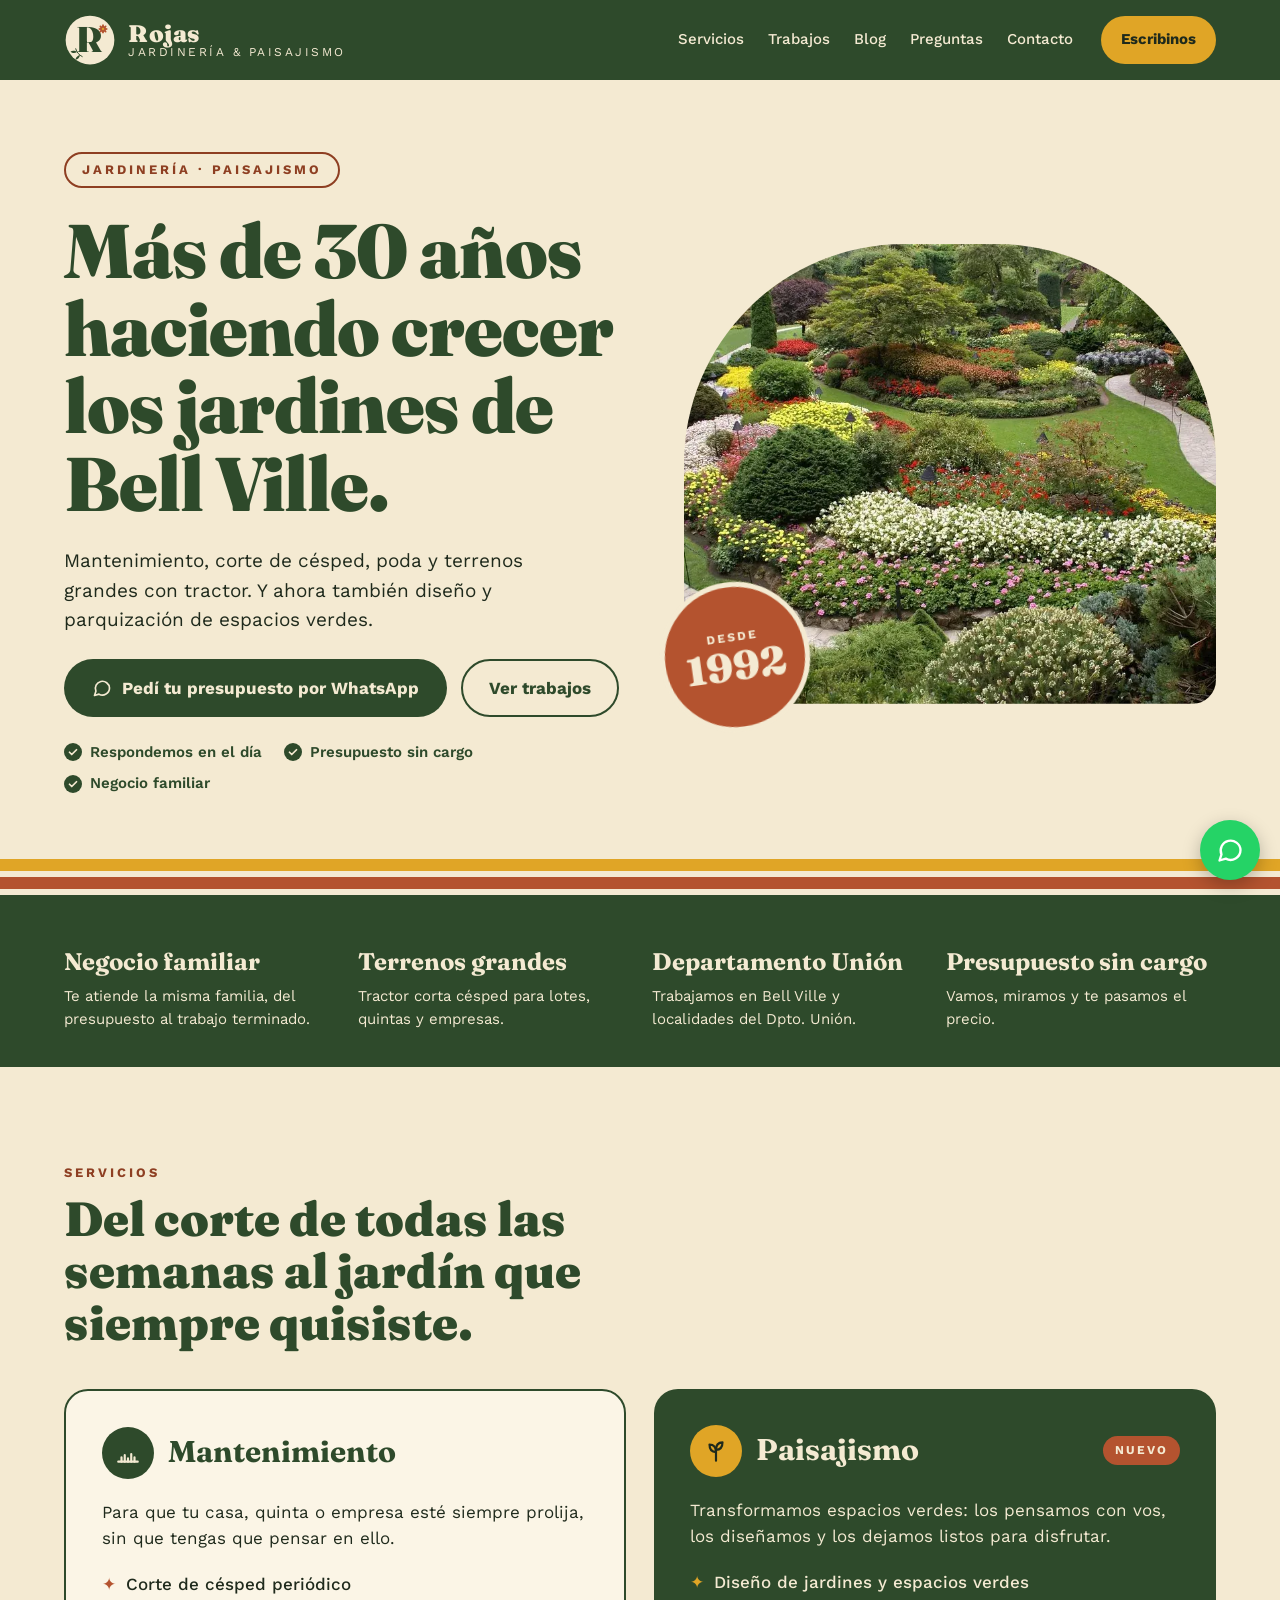
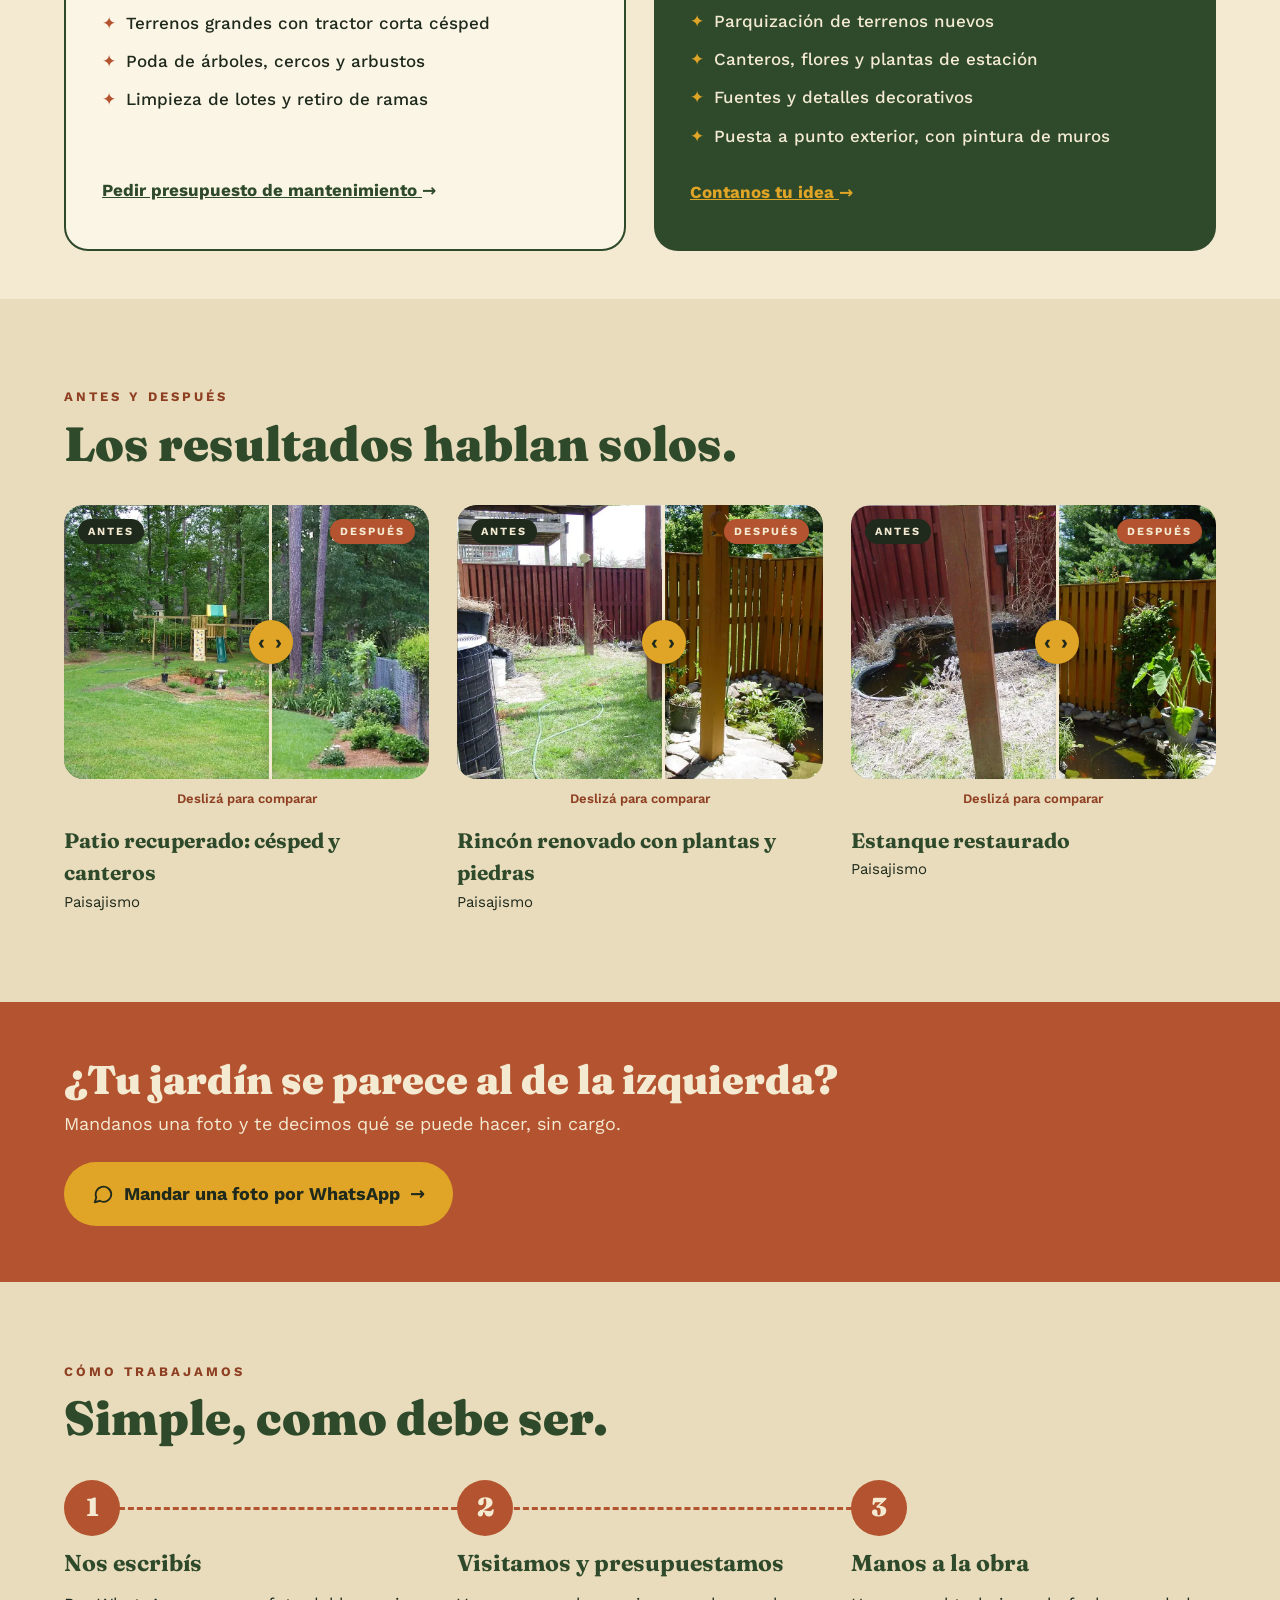
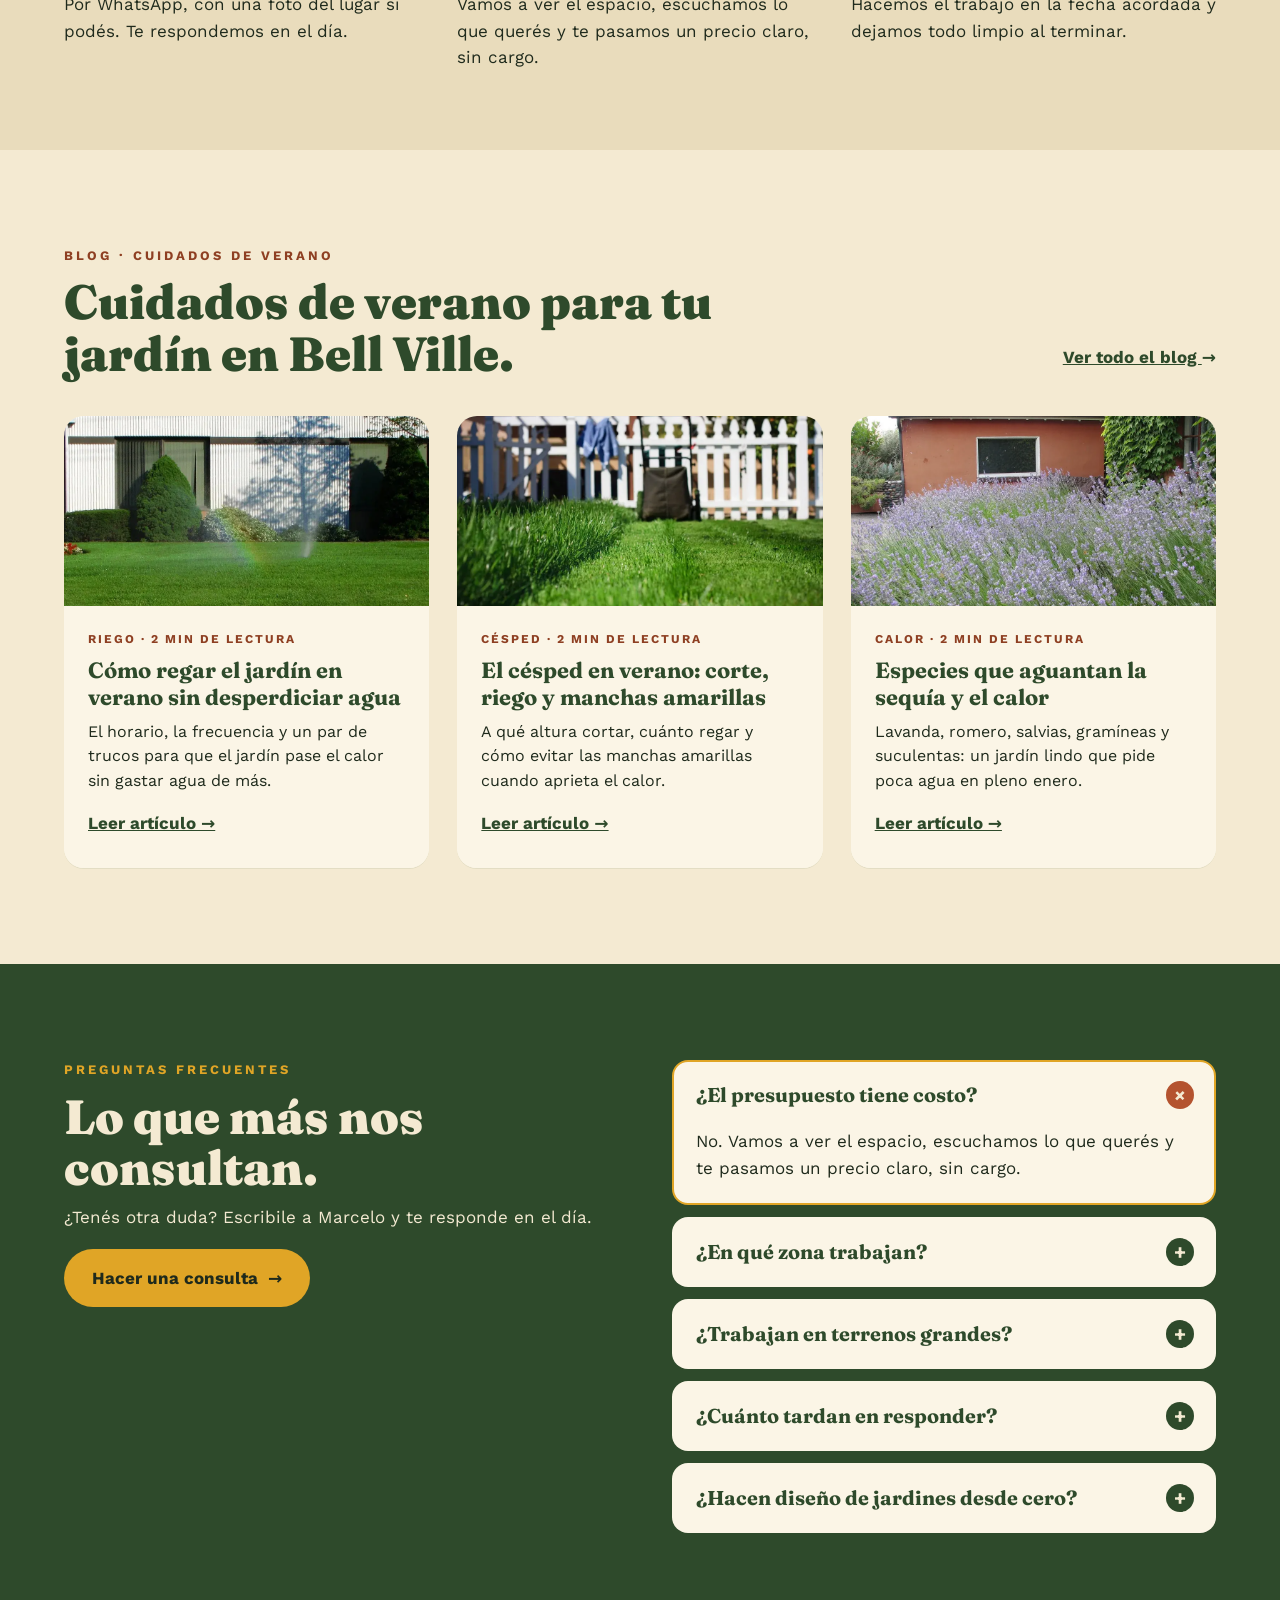
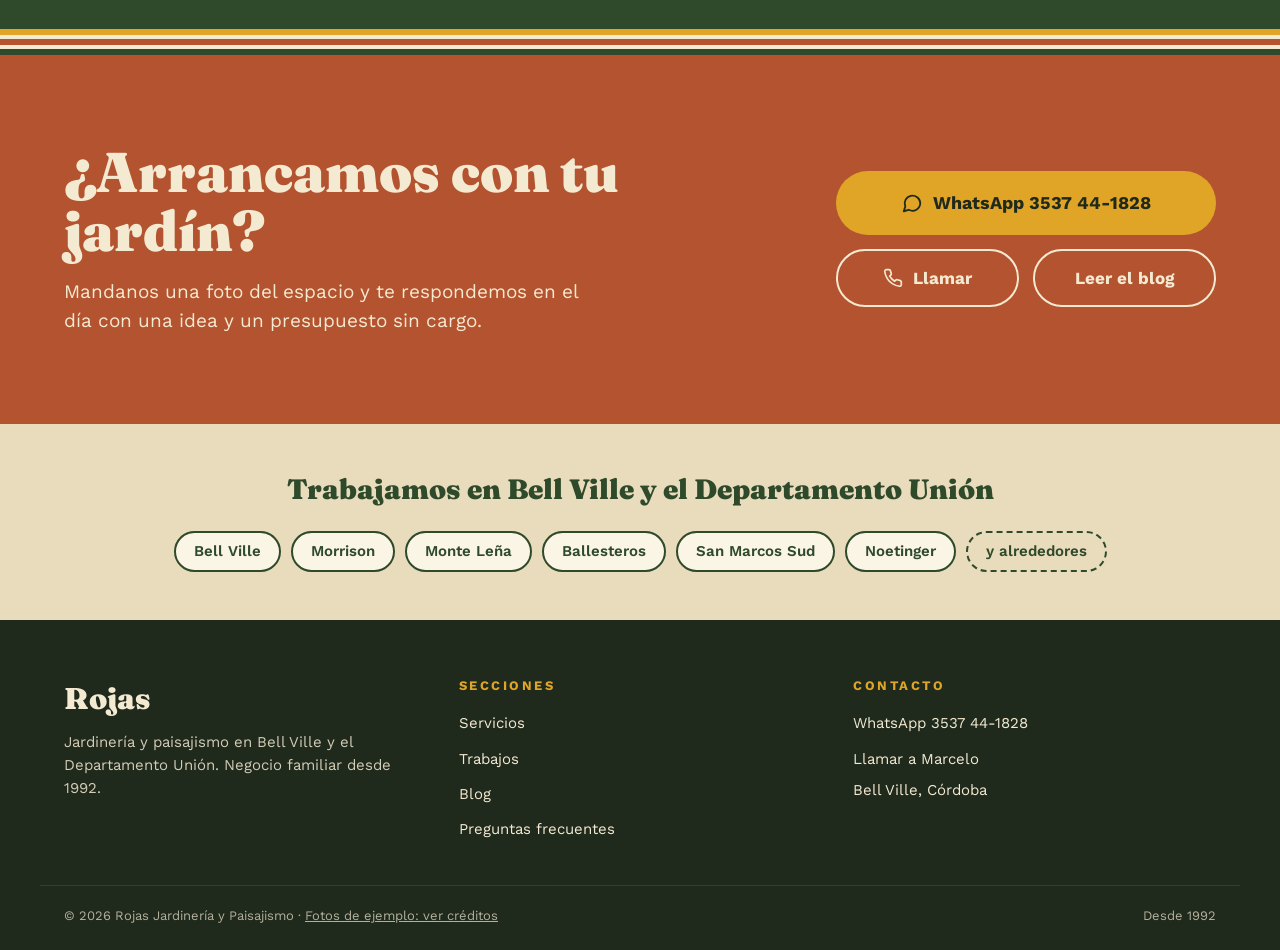
<file: index.html>
<!DOCTYPE html>
<html lang="es-AR">
<head>
<meta charset="utf-8">
<meta name="viewport" content="width=device-width, initial-scale=1">
<title>Rojas Jardinería y Paisajismo · Bell Ville, Córdoba</title>
<meta name="description" content="Jardinería y paisajismo en Bell Ville y el Departamento Unión desde 1992. Corte de césped, poda, terrenos grandes con tractor, diseño y parquización de jardines. Presupuesto sin cargo por WhatsApp.">
<link rel="canonical" href="https://jardineriarojasbell.github.io/">
<meta name="theme-color" content="#2E4A2B">
<link rel="icon" type="image/png" href="/favicon.png">
<link rel="apple-touch-icon" href="/apple-touch-icon.png">

<meta property="og:type" content="website">
<meta property="og:locale" content="es_AR">
<meta property="og:site_name" content="Rojas Jardinería y Paisajismo">
<meta property="og:title" content="Rojas Jardinería y Paisajismo · Bell Ville">
<meta property="og:description" content="Más de 30 años haciendo crecer los jardines de Bell Ville y el Departamento Unión. Mantenimiento, poda, corte con tractor y paisajismo.">
<meta property="og:url" content="https://jardineriarojasbell.github.io/">
<meta property="og:image" content="https://jardineriarojasbell.github.io/img/og.jpg">
<meta property="og:image:width" content="1200">
<meta property="og:image:height" content="630">
<meta name="twitter:card" content="summary_large_image">

<link rel="preload" href="/fonts/fraunces-latin.woff2" as="font" type="font/woff2" crossorigin>
<link rel="preload" href="/fonts/worksans-latin.woff2" as="font" type="font/woff2" crossorigin>
<link rel="preload" href="/img/hero.webp" as="image" fetchpriority="high">
<script>document.documentElement.classList.add("js");setTimeout(function(){if(!window.rojasListo)document.documentElement.classList.add("ver-todo")},3000)</script>

<script type="application/ld+json">
{
  "@context": "https://schema.org",
  "@type": "LocalBusiness",
  "additionalType": "https://en.wikipedia.org/wiki/Landscaping",
  "name": "Rojas Jardinería y Paisajismo",
  "description": "Jardinería y paisajismo en Bell Ville desde 1992: mantenimiento, corte de césped, poda, terrenos grandes con tractor, diseño y parquización.",
  "url": "https://jardineriarojasbell.github.io/",
  "image": "https://jardineriarojasbell.github.io/img/og.jpg",
  "logo": "https://jardineriarojasbell.github.io/img/logo.png",
  "foundingDate": "1992",
  "telephone": "+54 9 3537 44-1828",
  "founder": { "@type": "Person", "name": "Marcelo Rojas" },
  "address": {
    "@type": "PostalAddress",
    "addressLocality": "Bell Ville",
    "addressRegion": "Córdoba",
    "addressCountry": "AR"
  },
  "areaServed": [
    { "@type": "City", "name": "Bell Ville" },
    { "@type": "AdministrativeArea", "name": "Departamento Unión, Córdoba" }
  ]
}
</script>
<script type="application/ld+json">
{
 "@context": "https://schema.org",
 "@type": "FAQPage",
 "mainEntity": [
  {
   "@type": "Question",
   "name": "¿El presupuesto tiene costo?",
   "acceptedAnswer": {
    "@type": "Answer",
    "text": "No. Vamos a ver el espacio, escuchamos lo que querés y te pasamos un precio claro, sin cargo."
   }
  },
  {
   "@type": "Question",
   "name": "¿En qué zona trabajan?",
   "acceptedAnswer": {
    "@type": "Answer",
    "text": "En Bell Ville y en localidades del Departamento Unión, Córdoba."
   }
  },
  {
   "@type": "Question",
   "name": "¿Trabajan en terrenos grandes?",
   "acceptedAnswer": {
    "@type": "Answer",
    "text": "Sí. Tenemos tractor corta césped para lotes, quintas y empresas."
   }
  },
  {
   "@type": "Question",
   "name": "¿Cuánto tardan en responder?",
   "acceptedAnswer": {
    "@type": "Answer",
    "text": "Te respondemos en el día por WhatsApp. Si nos mandás una foto del lugar, mejor: así ya tenemos una primera idea."
   }
  },
  {
   "@type": "Question",
   "name": "¿Hacen diseño de jardines desde cero?",
   "acceptedAnswer": {
    "@type": "Answer",
    "text": "Sí. Diseñamos y parquizamos terrenos nuevos: canteros, flores y plantas de estación, fuentes y detalles decorativos."
   }
  }
 ]
}
</script>

<link rel="stylesheet" href="/estilos.css?v=5">
</head>
<body>

<header>
  <div class="wrap nav">
    <a href="#inicio" class="brand" aria-label="Rojas Jardinería y Paisajismo, inicio">
      <svg width="52" height="52" viewBox="0 0 320 320" aria-hidden="true">
        <defs>
          <path id="leaf" d="M0,0 C7,-9 19,-11 28,-5 C19,3 7,3 0,0 Z"/>
          <g id="daisy">
            <ellipse cx="0" cy="-12" rx="5" ry="10"/>
            <ellipse cx="0" cy="-12" rx="5" ry="10" transform="rotate(45)"/>
            <ellipse cx="0" cy="-12" rx="5" ry="10" transform="rotate(90)"/>
            <ellipse cx="0" cy="-12" rx="5" ry="10" transform="rotate(135)"/>
            <ellipse cx="0" cy="-12" rx="5" ry="10" transform="rotate(180)"/>
            <ellipse cx="0" cy="-12" rx="5" ry="10" transform="rotate(225)"/>
            <ellipse cx="0" cy="-12" rx="5" ry="10" transform="rotate(270)"/>
            <ellipse cx="0" cy="-12" rx="5" ry="10" transform="rotate(315)"/>
          </g>
        </defs>
        <circle cx="160" cy="160" r="150" fill="#F4EAD2"/>
        <path d="M112,262 C92,252 78,236 72,214" fill="none" stroke="#2E4A2B" stroke-width="6" stroke-linecap="round"/>
        <use href="#leaf" fill="#2E4A2B" transform="translate(98,253) rotate(145) scale(1.4)"/>
        <use href="#leaf" fill="#2E4A2B" transform="translate(80,234) rotate(-165) scale(1.4)"/>
        <text x="156" y="236" text-anchor="middle" font-family="Fraunces, Georgia, serif" font-weight="900" font-size="220" fill="#2E4A2B">R</text>
        <g class="margarita"><use href="#daisy" fill="#B4532F" transform="translate(240,92) scale(1.3)"/>
        <circle cx="240" cy="92" r="7" fill="#E0A526"/></g>
      </svg>
      <span><b>Rojas</b><small>Jardinería &amp; Paisajismo</small></span>
    </a>
    <nav id="menu" aria-label="Principal">
      <ul>
        <li><a href="#servicios">Servicios</a></li>
        <li><a href="#trabajos">Trabajos</a></li>
        <li><a href="/blog/">Blog</a></li>
        <li><a href="#preguntas">Preguntas</a></li>
        <li><a href="#contacto">Contacto</a></li>
        <li class="ig" hidden><a href="[usuario de Instagram]" target="_blank" rel="noopener" aria-label="Instagram"><svg width="20" height="20" viewBox="0 0 24 24" fill="none" stroke="currentColor" stroke-width="2" stroke-linecap="round" stroke-linejoin="round" aria-hidden="true"><rect x="3" y="3" width="18" height="18" rx="5"/><circle cx="12" cy="12" r="4"/><circle cx="17.5" cy="6.5" r=".6" fill="currentColor"/></svg><span class="solo-menu">Instagram</span></a></li>
      </ul>
    </nav>
    <a href="https://wa.me/5493537441828?text=Hola%20Marcelo%2C%20quiero%20pedir%20un%20presupuesto." class="btn-acento" target="_blank" rel="noopener">Escribinos</a>
    <button type="button" class="menu-btn" aria-expanded="false" aria-controls="menu" aria-label="Abrir menú"><span></span></button>
  </div>
</header>

<main>

<section id="inicio" class="wrap hero">
  <div class="hero-txt">
    <span class="tag entra" style="--i:0">Jardinería · Paisajismo</span>
    <h1 class="entra" style="--i:1">Más de 30 años haciendo crecer los jardines de Bell Ville.</h1>
    <p class="lead entra" style="--i:2">Mantenimiento, corte de césped, poda y terrenos grandes con tractor. Y ahora también diseño y parquización de espacios verdes.</p>
    <div class="ctas entra" style="--i:3">
      <a href="https://wa.me/5493537441828?text=Hola%20Marcelo%2C%20quiero%20pedir%20un%20presupuesto." class="btn btn-verde" target="_blank" rel="noopener">
        <svg width="20" height="20" viewBox="0 0 24 24" fill="none" stroke="currentColor" stroke-width="2" stroke-linecap="round" stroke-linejoin="round" aria-hidden="true"><path d="M21 12a8.5 8.5 0 0 1-12.6 7.4L3 21l1.7-5.2A8.5 8.5 0 1 1 21 12z"/></svg>
        Pedí tu presupuesto por WhatsApp</a>
      <a href="#trabajos" class="btn btn-linea">Ver trabajos</a>
    </div>
    <ul class="garantias entra" style="--i:4">
      <li>Respondemos en el día</li>
      <li>Presupuesto sin cargo</li>
      <li>Negocio familiar</li>
    </ul>
  </div>
  <div class="hero-img">
    <img src="/img/hero.webp" width="1023" height="685" alt="Jardín con senderos curvos y canteros de flores de colores" fetchpriority="high">
    <div class="sello" aria-label="Desde 1992"><span>Desde</span><strong>1992</strong></div>
  </div>
</section>

<div class="franjas franjas-hero" aria-hidden="true"><i style="background:var(--acento)"></i><i style="background:var(--terra)"></i><i style="background:var(--verde)"></i></div>

<section class="confianza" aria-label="Por qué elegirnos">
  <div class="wrap grid">
    <div class="reveal" style="--i:0"><strong>Negocio familiar</strong><span>Te atiende la misma familia, del presupuesto al trabajo terminado.</span></div>
    <div class="reveal" style="--i:1"><strong>Terrenos grandes</strong><span>Tractor corta césped para lotes, quintas y empresas.</span></div>
    <div class="reveal" style="--i:2"><strong>Departamento Unión</strong><span>Trabajamos en Bell Ville y localidades del Dpto. Unión.</span></div>
    <div class="reveal" style="--i:3"><strong>Presupuesto sin cargo</strong><span>Vamos, miramos y te pasamos el precio.</span></div>
  </div>
</section>

<section id="servicios" class="wrap servicios">
  <div class="head reveal">
    <span class="eyebrow">Servicios</span>
    <h2 class="h2">Del corte de todas las semanas al jardín que siempre quisiste.</h2>
  </div>
  <div class="grid">
    <article class="card card-claro reveal" style="--i:0">
      <div class="card-top">
        <span class="ico" style="background:var(--verde);color:var(--crema)"><svg width="26" height="26" viewBox="0 0 24 24" fill="none" stroke="currentColor" stroke-width="2" stroke-linecap="round" stroke-linejoin="round" aria-hidden="true"><path d="M3 20h18"/><path d="M6 20v-4M9 20v-6M12 20v-3M15 20v-7M18 20v-4"/></svg></span>
        <h3>Mantenimiento</h3>
      </div>
      <p>Para que tu casa, quinta o empresa esté siempre prolija, sin que tengas que pensar en ello.</p>
      <ul class="lista">
        <li>Corte de césped periódico</li>
        <li>Terrenos grandes con tractor corta césped</li>
        <li>Poda de árboles, cercos y arbustos</li>
        <li>Limpieza de lotes y retiro de ramas</li>
      </ul>
      <a href="https://wa.me/5493537441828?text=Hola%20Marcelo%2C%20quiero%20presupuesto%20de%20mantenimiento%20%28corte%20de%20c%C3%A9sped%2C%20poda%20o%20limpieza%29." class="mas" target="_blank" rel="noopener">Pedir presupuesto de mantenimiento <span class="flecha" aria-hidden="true">→</span></a>
    </article>
    <article class="card card-verde reveal" style="--i:1">
      <div class="card-top">
        <span class="ico" style="background:var(--acento);color:var(--tinta)"><svg width="26" height="26" viewBox="0 0 24 24" fill="none" stroke="currentColor" stroke-width="2" stroke-linecap="round" stroke-linejoin="round" aria-hidden="true"><path d="M12 21v-9"/><path d="M12 13c-4 0-6-3-6-7 4 0 6 3 6 7z"/><path d="M12 11c0-4 2-7 6-7 0 4-2 7-6 7z"/></svg></span>
        <h3>Paisajismo</h3>
        <span class="nuevo">Nuevo</span>
      </div>
      <p>Transformamos espacios verdes: los pensamos con vos, los diseñamos y los dejamos listos para disfrutar.</p>
      <ul class="lista">
        <li>Diseño de jardines y espacios verdes</li>
        <li>Parquización de terrenos nuevos</li>
        <li>Canteros, flores y plantas de estación</li>
        <li>Fuentes y detalles decorativos</li>
        <li>Puesta a punto exterior, con pintura de muros</li>
      </ul>
      <a href="https://wa.me/5493537441828?text=Hola%20Marcelo%2C%20tengo%20una%20idea%20para%20mi%20jard%C3%ADn%20y%20quiero%20que%20la%20veamos." class="mas" target="_blank" rel="noopener">Contanos tu idea <span class="flecha" aria-hidden="true">→</span></a>
    </article>
  </div>
</section>

<section id="trabajos" class="trabajos-bg">
  <div class="wrap trabajos">
    <div class="head reveal">
      <span class="eyebrow">Antes y después</span>
      <h2 class="h2">Los resultados hablan solos.</h2>
    </div>
    <div class="grid">
    <figure class="reveal" style="--i:0">
      <div class="ba">
        <img class="ba-d" src="/img/t1-despues.webp" width="1023" height="735" loading="lazy" decoding="async" alt="Después: el mismo patio con césped parejo y canteros">
        <img class="ba-a" src="/img/t1-antes.webp" width="1024" height="768" loading="lazy" decoding="async" alt="Antes: patio con pasto ralo y tierra pelada">
        <span class="ba-tag ba-tag-a" aria-hidden="true">ANTES</span><span class="ba-tag ba-tag-d" aria-hidden="true">DESPUÉS</span>
        <span class="ba-linea" aria-hidden="true"><span class="ba-tirador">‹ ›</span></span>
        <input class="ba-rango" type="range" min="0" max="100" value="50" aria-label="Comparar antes y después">
      </div>
      <p class="ba-pista">Deslizá para comparar</p>
      <figcaption><strong>Patio recuperado: césped y canteros</strong><span>Paisajismo</span></figcaption>
    </figure>
    <figure class="reveal" style="--i:1">
      <div class="ba">
        <img class="ba-d" src="/img/t2-despues.webp" width="1024" height="768" loading="lazy" decoding="async" alt="Después: el mismo rincón con plantas, piedras y macetas">
        <img class="ba-a" src="/img/t2-antes.webp" width="1024" height="768" loading="lazy" decoding="async" alt="Antes: rincón con pasto seco junto a la cerca">
        <span class="ba-tag ba-tag-a" aria-hidden="true">ANTES</span><span class="ba-tag ba-tag-d" aria-hidden="true">DESPUÉS</span>
        <span class="ba-linea" aria-hidden="true"><span class="ba-tirador">‹ ›</span></span>
        <input class="ba-rango" type="range" min="0" max="100" value="50" aria-label="Comparar antes y después">
      </div>
      <p class="ba-pista">Deslizá para comparar</p>
      <figcaption><strong>Rincón renovado con plantas y piedras</strong><span>Paisajismo</span></figcaption>
    </figure>
    <figure class="reveal" style="--i:2">
      <div class="ba">
        <img class="ba-d" src="/img/t3-despues.webp" width="1024" height="768" loading="lazy" decoding="async" alt="Después: el mismo estanque limpio, con piedras y plantas">
        <img class="ba-a" src="/img/t3-antes.webp" width="1024" height="768" loading="lazy" decoding="async" alt="Antes: estanque abandonado entre pasto seco">
        <span class="ba-tag ba-tag-a" aria-hidden="true">ANTES</span><span class="ba-tag ba-tag-d" aria-hidden="true">DESPUÉS</span>
        <span class="ba-linea" aria-hidden="true"><span class="ba-tirador">‹ ›</span></span>
        <input class="ba-rango" type="range" min="0" max="100" value="50" aria-label="Comparar antes y después">
      </div>
      <p class="ba-pista">Deslizá para comparar</p>
      <figcaption><strong>Estanque restaurado</strong><span>Paisajismo</span></figcaption>
    </figure>
    </div>
  </div>
</section>

<section class="foto-cta">
  <div class="wrap reveal">
    <div>
      <h2>¿Tu jardín se parece al de la izquierda?</h2>
      <p>Mandanos una foto y te decimos qué se puede hacer, sin cargo.</p>
    </div>
    <a href="https://wa.me/5493537441828?text=Hola%20Marcelo%2C%20te%20mando%20una%20foto%20de%20mi%20jard%C3%ADn%20para%20que%20lo%20veas." class="btn btn-wa" target="_blank" rel="noopener"><svg width="22" height="22" viewBox="0 0 24 24" fill="none" stroke="currentColor" stroke-width="2" stroke-linecap="round" stroke-linejoin="round" aria-hidden="true"><path d="M21 12a8.5 8.5 0 0 1-12.6 7.4L3 21l1.7-5.2A8.5 8.5 0 1 1 21 12z"/></svg> Mandar una foto por WhatsApp <span class="flecha" aria-hidden="true">→</span></a>
  </div>
</section>

<!-- RESEÑAS: cuando tengas las reseñas reales de Google, reemplazá los textos [Reseña real], poné los enlaces y quitá "hidden". -->
<section id="resenas" class="wrap resenas" hidden>
  <div class="head reveal">
    <span class="eyebrow">Reseñas de Google</span>
    <h2 class="h2">Lo que dicen nuestros clientes</h2>
  </div>
  <div class="grid">
    <blockquote class="resena reveal" style="--i:0"><span class="estrellas" aria-label="5 estrellas">★★★★★</span><p>[Reseña real]</p><footer>[Nombre] · [Localidad]</footer></blockquote>
    <blockquote class="resena reveal" style="--i:1"><span class="estrellas" aria-label="5 estrellas">★★★★★</span><p>[Reseña real]</p><footer>[Nombre] · [Localidad]</footer></blockquote>
    <blockquote class="resena reveal" style="--i:2"><span class="estrellas" aria-label="5 estrellas">★★★★★</span><p>[Reseña real]</p><footer>[Nombre] · [Localidad]</footer></blockquote>
  </div>
  <div class="resenas-acc reveal">
    <a href="[enlace a reseñas de Google]" class="btn btn-verde" target="_blank" rel="noopener">Ver más reseñas en Google <span class="flecha" aria-hidden="true">→</span></a>
    <a href="[enlace para dejar reseña]" class="dejar" target="_blank" rel="noopener">Dejanos tu reseña</a>
  </div>
</section>

<section class="pasos-bg">
  <div class="wrap pasos">
    <div class="head reveal">
      <span class="eyebrow">Cómo trabajamos</span>
      <h2 class="h2">Simple, como debe ser.</h2>
    </div>
    <ol class="grid pasos-lista">
      <li class="reveal" style="--i:0"><span class="num" aria-hidden="true">1</span><strong>Nos escribís</strong><span>Por WhatsApp, con una foto del lugar si podés. Te respondemos en el día.</span></li>
      <li class="reveal" style="--i:1"><span class="num" aria-hidden="true">2</span><strong>Visitamos y presupuestamos</strong><span>Vamos a ver el espacio, escuchamos lo que querés y te pasamos un precio claro, sin cargo.</span></li>
      <li class="reveal" style="--i:2"><span class="num" aria-hidden="true">3</span><strong>Manos a la obra</strong><span>Hacemos el trabajo en la fecha acordada y dejamos todo limpio al terminar.</span></li>
      <li class="pasos-linea" aria-hidden="true"></li>
    </ol>
  </div>
</section>

<section id="consejos" class="wrap consejos">
  <div class="trabajos-head reveal">
    <div class="head">
      <span class="eyebrow">Blog · Cuidados de verano</span>
      <h2 class="h2">Cuidados de verano para tu jardín en Bell Ville.</h2>
    </div>
    <a href="/blog/" class="ver-todo">Ver todo el blog <span class="flecha" aria-hidden="true">→</span></a>
  </div>
  <div class="grid">
    <article class="tip reveal" style="--i:0">
      <img src="/img/blog-riego.webp" width="1024" height="768" loading="lazy" decoding="async" alt="">
      <div class="tip-body">
        <span class="eyebrow">Riego · 2 min de lectura</span>
        <h3><a href="/blog/como-regar-en-verano">Cómo regar el jardín en verano sin desperdiciar agua</a></h3>
        <p class="tip-ex">El horario, la frecuencia y un par de trucos para que el jardín pase el calor sin gastar agua de más.</p>
        <span class="tip-link" aria-hidden="true">Leer artículo →</span>
      </div>
    </article>
    <article class="tip reveal" style="--i:1">
      <img src="/img/blog-cesped.webp" width="1024" height="683" loading="lazy" decoding="async" alt="">
      <div class="tip-body">
        <span class="eyebrow">Césped · 2 min de lectura</span>
        <h3><a href="/blog/cesped-en-verano">El césped en verano: corte, riego y manchas amarillas</a></h3>
        <p class="tip-ex">A qué altura cortar, cuánto regar y cómo evitar las manchas amarillas cuando aprieta el calor.</p>
        <span class="tip-link" aria-hidden="true">Leer artículo →</span>
      </div>
    </article>
    <article class="tip reveal" style="--i:2">
      <img src="/img/blog-sequia.webp" width="1024" height="768" loading="lazy" decoding="async" alt="">
      <div class="tip-body">
        <span class="eyebrow">Calor · 2 min de lectura</span>
        <h3><a href="/blog/plantas-resistentes-a-la-sequia">Especies que aguantan la sequía y el calor</a></h3>
        <p class="tip-ex">Lavanda, romero, salvias, gramíneas y suculentas: un jardín lindo que pide poca agua en pleno enero.</p>
        <span class="tip-link" aria-hidden="true">Leer artículo →</span>
      </div>
    </article>
  </div>
</section>

<section id="preguntas" class="preguntas-bg">
  <div class="wrap preguntas">
    <div class="head reveal">
      <span class="eyebrow">Preguntas frecuentes</span>
      <h2 class="h2">Lo que más nos consultan.</h2>
      <p style="margin:0">¿Tenés otra duda? Escribile a Marcelo y te responde en el día.</p>
      <a href="https://wa.me/5493537441828?text=Hola%20Marcelo%2C%20quiero%20pedir%20un%20presupuesto." class="btn btn-acento-g" target="_blank" rel="noopener" style="align-self:flex-start;margin-top:8px">Hacer una consulta <span class="flecha" aria-hidden="true">→</span></a>
    </div>
    <div class="faq">
      <details class="reveal" open>
        <summary>¿El presupuesto tiene costo?</summary>
        <p>No. Vamos a ver el espacio, escuchamos lo que querés y te pasamos un precio claro, sin cargo.</p>
      </details>
      <details class="reveal">
        <summary>¿En qué zona trabajan?</summary>
        <p>En Bell Ville y en localidades del Departamento Unión, Córdoba.</p>
      </details>
      <details class="reveal">
        <summary>¿Trabajan en terrenos grandes?</summary>
        <p>Sí. Tenemos tractor corta césped para lotes, quintas y empresas.</p>
      </details>
      <details class="reveal">
        <summary>¿Cuánto tardan en responder?</summary>
        <p>Te respondemos en el día por WhatsApp. Si nos mandás una foto del lugar, mejor: así ya tenemos una primera idea.</p>
      </details>
      <details class="reveal">
        <summary>¿Hacen diseño de jardines desde cero?</summary>
        <p>Sí. Diseñamos y parquizamos terrenos nuevos: canteros, flores y plantas de estación, fuentes y detalles decorativos.</p>
      </details>
  </div>
  </div>
</section>

<div class="franjas franjas-sep reveal" aria-hidden="true"><i style="background:var(--acento)"></i><i style="background:var(--terra)"></i><i style="background:var(--verde)"></i></div>

<section id="contacto" class="contacto">
  <div class="wrap reveal">
    <div class="contacto-txt">
      <h2>¿Arrancamos con tu jardín?</h2>
      <p style="margin:0;font-size:19px;max-width:520px">Mandanos una foto del espacio y te respondemos en el día con una idea y un presupuesto sin cargo.</p>
    </div>
    <div class="contacto-btns">
      <a href="https://wa.me/5493537441828?text=Hola%20Marcelo%2C%20quiero%20pedir%20un%20presupuesto." class="btn btn-wa" target="_blank" rel="noopener">
        <svg width="22" height="22" viewBox="0 0 24 24" fill="none" stroke="currentColor" stroke-width="2" stroke-linecap="round" stroke-linejoin="round" aria-hidden="true"><path d="M21 12a8.5 8.5 0 0 1-12.6 7.4L3 21l1.7-5.2A8.5 8.5 0 1 1 21 12z"/></svg>
        WhatsApp 3537 44-1828</a>
      <div class="dos">
        <a href="tel:+5493537441828" class="btn btn-crema"><svg width="20" height="20" viewBox="0 0 24 24" fill="none" stroke="currentColor" stroke-width="2" stroke-linecap="round" stroke-linejoin="round" aria-hidden="true"><path d="M22 16.9v3a2 2 0 0 1-2.2 2 19.8 19.8 0 0 1-8.6-3.1 19.5 19.5 0 0 1-6-6A19.8 19.8 0 0 1 2.1 4.2 2 2 0 0 1 4.1 2h3a2 2 0 0 1 2 1.7c.1.9.4 1.8.7 2.7a2 2 0 0 1-.5 2.1L8 9.8a16 16 0 0 0 6 6l1.3-1.3a2 2 0 0 1 2.1-.4c.9.3 1.8.6 2.7.7a2 2 0 0 1 1.7 2z"/></svg> Llamar</a>
        <a href="/blog/" class="btn btn-crema">Leer el blog</a>
      </div>
      <a href="[usuario de Instagram]" class="btn btn-crema ig" target="_blank" rel="noopener" hidden><svg width="20" height="20" viewBox="0 0 24 24" fill="none" stroke="currentColor" stroke-width="2" stroke-linecap="round" stroke-linejoin="round" aria-hidden="true"><rect x="3" y="3" width="18" height="18" rx="5"/><circle cx="12" cy="12" r="4"/><circle cx="17.5" cy="6.5" r=".6" fill="currentColor"/></svg> Seguinos en Instagram</a>
    </div>
  </div>
</section>

<section class="zona" aria-labelledby="zona-t">
  <div class="wrap">
    <h2 id="zona-t" class="reveal">Trabajamos en Bell Ville y el Departamento Unión</h2>
    <ul class="zonas">
      <li class="reveal" style="--i:0">Bell Ville</li>
      <li class="reveal" style="--i:1">Morrison</li>
      <li class="reveal" style="--i:2">Monte Leña</li>
      <li class="reveal" style="--i:3">Ballesteros</li>
      <li class="reveal" style="--i:4">San Marcos Sud</li>
      <li class="reveal" style="--i:5">Noetinger</li>
      <li class="reveal" style="--i:6">y alrededores</li>
    </ul>
  </div>
</section>

</main>

<footer class="pie">
  <div class="wrap pie-grid">
    <div class="pie-marca">
      <strong>Rojas</strong>
      <p>Jardinería y paisajismo en Bell Ville y el Departamento Unión. Negocio familiar desde 1992.</p>
    </div>
    <nav aria-label="Secciones">
      <h2>Secciones</h2>
      <ul>
        <li><a href="#servicios">Servicios</a></li>
        <li><a href="#trabajos">Trabajos</a></li>
        <li><a href="/blog/">Blog</a></li>
        <li><a href="#preguntas">Preguntas frecuentes</a></li>
      </ul>
    </nav>
    <div>
      <h2>Contacto</h2>
      <ul>
        <li><a href="https://wa.me/5493537441828?text=Hola%20Marcelo%2C%20quiero%20pedir%20un%20presupuesto." target="_blank" rel="noopener">WhatsApp 3537 44-1828</a></li>
        <li><a href="tel:+5493537441828">Llamar a Marcelo</a></li>
        <li class="ig" hidden><a href="[usuario de Instagram]" target="_blank" rel="noopener">Instagram</a></li>
        <li>Bell Ville, Córdoba</li>
      </ul>
    </div>
  </div>
  <div class="wrap pie-base"><span>© 2026 Rojas Jardinería y Paisajismo · <a href="/creditos">Fotos de ejemplo: ver créditos</a></span><span>Desde 1992</span></div>
</footer>

<a href="https://wa.me/5493537441828?text=Hola%20Marcelo%2C%20quiero%20pedir%20un%20presupuesto." class="wa-float" target="_blank" rel="noopener" aria-label="Escribinos por WhatsApp">
  <svg width="28" height="28" viewBox="0 0 24 24" fill="none" stroke="currentColor" stroke-width="2" stroke-linecap="round" stroke-linejoin="round" aria-hidden="true"><path d="M21 12a8.5 8.5 0 0 1-12.6 7.4L3 21l1.7-5.2A8.5 8.5 0 1 1 21 12z"/></svg>
</a>

<nav class="barra-movil" aria-label="Contacto rápido">
  <a href="https://wa.me/5493537441828?text=Hola%20Marcelo%2C%20quiero%20pedir%20un%20presupuesto." class="bm-wa" target="_blank" rel="noopener"><svg width="20" height="20" viewBox="0 0 24 24" fill="none" stroke="currentColor" stroke-width="2" stroke-linecap="round" stroke-linejoin="round" aria-hidden="true"><path d="M21 12a8.5 8.5 0 0 1-12.6 7.4L3 21l1.7-5.2A8.5 8.5 0 1 1 21 12z"/></svg> WhatsApp</a>
  <a href="tel:+5493537441828" class="bm-tel"><svg width="20" height="20" viewBox="0 0 24 24" fill="none" stroke="currentColor" stroke-width="2" stroke-linecap="round" stroke-linejoin="round" aria-hidden="true"><path d="M22 16.9v3a2 2 0 0 1-2.2 2 19.8 19.8 0 0 1-8.6-3.1 19.5 19.5 0 0 1-6-6A19.8 19.8 0 0 1 2.1 4.2 2 2 0 0 1 4.1 2h3a2 2 0 0 1 2 1.7c.1.9.4 1.8.7 2.7a2 2 0 0 1-.5 2.1L8 9.8a16 16 0 0 0 6 6l1.3-1.3a2 2 0 0 1 2.1-.4c.9.3 1.8.6 2.7.7a2 2 0 0 1 1.7 2z"/></svg> Llamar</a>
</nav>

<script src="/js/main.js?v=5" defer></script>
</body>
</html>
</file>
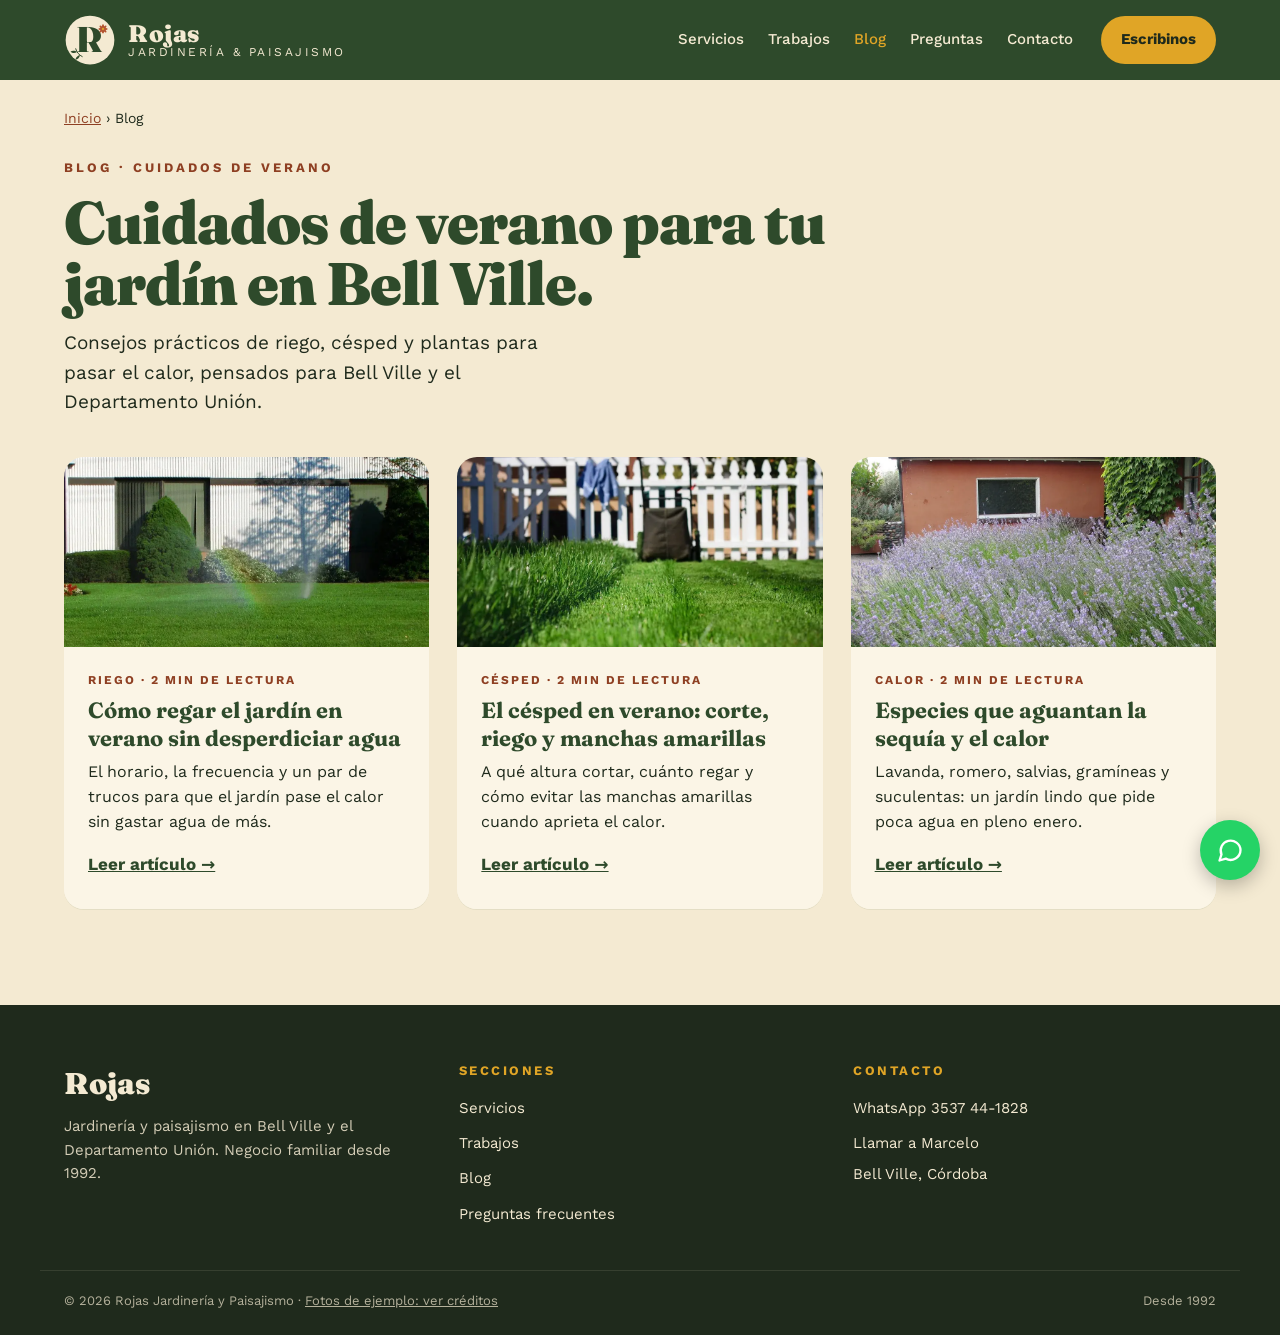
<file: blog/index.html>
<!DOCTYPE html>
<html lang="es-AR">
<head>
<meta charset="utf-8">
<meta name="viewport" content="width=device-width, initial-scale=1">
<title>Blog de jardinería · Rojas Jardinería y Paisajismo, Bell Ville</title>
<meta name="description" content="Cuidados de verano para el jardín en Bell Ville y el Departamento Unión: riego, césped y plantas resistentes al calor. Blog de Rojas Jardinería y Paisajismo.">
<link rel="canonical" href="https://jardineriarojasbell.github.io/blog/">
<meta name="theme-color" content="#2E4A2B">
<link rel="icon" type="image/png" href="/favicon.png">
<link rel="apple-touch-icon" href="/apple-touch-icon.png">
<meta property="og:type" content="website">
<meta property="og:locale" content="es_AR">
<meta property="og:site_name" content="Rojas Jardinería y Paisajismo">
<meta property="og:title" content="Blog de jardinería · Rojas Jardinería y Paisajismo, Bell Ville">
<meta property="og:description" content="Cuidados de verano para el jardín en Bell Ville y el Departamento Unión: riego, césped y plantas resistentes al calor. Blog de Rojas Jardinería y Paisajismo.">
<meta property="og:url" content="https://jardineriarojasbell.github.io/blog/">
<meta property="og:image" content="https://jardineriarojasbell.github.io/img/og.jpg">
<meta name="twitter:card" content="summary_large_image">
<link rel="preload" href="/fonts/fraunces-latin.woff2" as="font" type="font/woff2" crossorigin>
<link rel="preload" href="/fonts/worksans-latin.woff2" as="font" type="font/woff2" crossorigin>
<link rel="stylesheet" href="/estilos.css?v=5">
<script>document.documentElement.classList.add("js");setTimeout(function(){if(!window.rojasListo)document.documentElement.classList.add("ver-todo")},3000)</script>
<script type="application/ld+json">
{
 "@context": "https://schema.org",
 "@type": "Blog",
 "name": "Blog de Rojas Jardinería y Paisajismo",
 "url": "https://jardineriarojasbell.github.io/blog/",
 "inLanguage": "es-AR",
 "blogPost": [
  {
   "@type": "BlogPosting",
   "headline": "Cómo regar el jardín en verano sin desperdiciar agua",
   "url": "https://jardineriarojasbell.github.io/blog/como-regar-en-verano"
  },
  {
   "@type": "BlogPosting",
   "headline": "El césped en verano: corte, riego y manchas amarillas",
   "url": "https://jardineriarojasbell.github.io/blog/cesped-en-verano"
  },
  {
   "@type": "BlogPosting",
   "headline": "Especies que aguantan la sequía y el calor",
   "url": "https://jardineriarojasbell.github.io/blog/plantas-resistentes-a-la-sequia"
  }
 ]
}
</script>
</head>
<body>

<header>
  <div class="wrap nav">
    <a href="/" class="brand" aria-label="Rojas Jardinería y Paisajismo, inicio">
      <svg width="52" height="52" viewBox="0 0 320 320" aria-hidden="true">
        <defs>
          <path id="leaf" d="M0,0 C7,-9 19,-11 28,-5 C19,3 7,3 0,0 Z"/>
          <g id="daisy">
            <ellipse cx="0" cy="-12" rx="5" ry="10"/>
            <ellipse cx="0" cy="-12" rx="5" ry="10" transform="rotate(45)"/>
            <ellipse cx="0" cy="-12" rx="5" ry="10" transform="rotate(90)"/>
            <ellipse cx="0" cy="-12" rx="5" ry="10" transform="rotate(135)"/>
            <ellipse cx="0" cy="-12" rx="5" ry="10" transform="rotate(180)"/>
            <ellipse cx="0" cy="-12" rx="5" ry="10" transform="rotate(225)"/>
            <ellipse cx="0" cy="-12" rx="5" ry="10" transform="rotate(270)"/>
            <ellipse cx="0" cy="-12" rx="5" ry="10" transform="rotate(315)"/>
          </g>
        </defs>
        <circle cx="160" cy="160" r="150" fill="#F4EAD2"/>
        <path d="M112,262 C92,252 78,236 72,214" fill="none" stroke="#2E4A2B" stroke-width="6" stroke-linecap="round"/>
        <use href="#leaf" fill="#2E4A2B" transform="translate(98,253) rotate(145) scale(1.4)"/>
        <use href="#leaf" fill="#2E4A2B" transform="translate(80,234) rotate(-165) scale(1.4)"/>
        <text x="156" y="236" text-anchor="middle" font-family="Fraunces, Georgia, serif" font-weight="900" font-size="220" fill="#2E4A2B">R</text>
        <g class="margarita"><use href="#daisy" fill="#B4532F" transform="translate(240,92) scale(1.3)"/>
        <circle cx="240" cy="92" r="7" fill="#E0A526"/></g>
      </svg>
      <span><b>Rojas</b><small>Jardinería &amp; Paisajismo</small></span>
    </a>
    <nav id="menu" aria-label="Principal">
      <ul>
        <li><a href="/#servicios">Servicios</a></li>
        <li><a href="/#trabajos">Trabajos</a></li>
        <li><a href="/blog/" aria-current="page">Blog</a></li>
        <li><a href="/#preguntas">Preguntas</a></li>
        <li><a href="/#contacto">Contacto</a></li>
        <li class="ig" hidden><a href="[usuario de Instagram]" target="_blank" rel="noopener" aria-label="Instagram"><svg width="20" height="20" viewBox="0 0 24 24" fill="none" stroke="currentColor" stroke-width="2" stroke-linecap="round" stroke-linejoin="round" aria-hidden="true"><rect x="3" y="3" width="18" height="18" rx="5"/><circle cx="12" cy="12" r="4"/><circle cx="17.5" cy="6.5" r=".6" fill="currentColor"/></svg><span class="solo-menu">Instagram</span></a></li>
      </ul>
    </nav>
    <a href="https://wa.me/5493537441828?text=Hola%20Marcelo%2C%20quiero%20pedir%20un%20presupuesto." class="btn-acento" target="_blank" rel="noopener">Escribinos</a>
    <button type="button" class="menu-btn" aria-expanded="false" aria-controls="menu" aria-label="Abrir menú"><span></span></button>
  </div>
</header>

<main>
<div class="wrap">
  <nav class="crumbs" aria-label="Ruta"><a href="/">Inicio</a> › Blog</nav>
  <div class="blog-head">
    <span class="eyebrow">Blog · Cuidados de verano</span>
    <h1>Cuidados de verano para tu jardín en Bell Ville.</h1>
    <p class="lead">Consejos prácticos de riego, césped y plantas para pasar el calor, pensados para Bell Ville y el Departamento Unión.</p>
  </div>
</div>
<section class="wrap consejos blog-lista" style="padding-top:0">
  <div class="grid">
    <article class="tip reveal" style="--i:0">
      <img src="/img/blog-riego.webp" width="1024" height="768" loading="lazy" decoding="async" alt="">
      <div class="tip-body">
        <span class="eyebrow">Riego · 2 min de lectura</span>
        <h3><a href="/blog/como-regar-en-verano">Cómo regar el jardín en verano sin desperdiciar agua</a></h3>
        <p class="tip-ex">El horario, la frecuencia y un par de trucos para que el jardín pase el calor sin gastar agua de más.</p>
        <span class="tip-link" aria-hidden="true">Leer artículo →</span>
      </div>
    </article>
    <article class="tip reveal" style="--i:1">
      <img src="/img/blog-cesped.webp" width="1024" height="683" loading="lazy" decoding="async" alt="">
      <div class="tip-body">
        <span class="eyebrow">Césped · 2 min de lectura</span>
        <h3><a href="/blog/cesped-en-verano">El césped en verano: corte, riego y manchas amarillas</a></h3>
        <p class="tip-ex">A qué altura cortar, cuánto regar y cómo evitar las manchas amarillas cuando aprieta el calor.</p>
        <span class="tip-link" aria-hidden="true">Leer artículo →</span>
      </div>
    </article>
    <article class="tip reveal" style="--i:2">
      <img src="/img/blog-sequia.webp" width="1024" height="768" loading="lazy" decoding="async" alt="">
      <div class="tip-body">
        <span class="eyebrow">Calor · 2 min de lectura</span>
        <h3><a href="/blog/plantas-resistentes-a-la-sequia">Especies que aguantan la sequía y el calor</a></h3>
        <p class="tip-ex">Lavanda, romero, salvias, gramíneas y suculentas: un jardín lindo que pide poca agua en pleno enero.</p>
        <span class="tip-link" aria-hidden="true">Leer artículo →</span>
      </div>
    </article>
  </div>
</section>
</main>

<footer class="pie">
  <div class="wrap pie-grid">
    <div class="pie-marca">
      <strong>Rojas</strong>
      <p>Jardinería y paisajismo en Bell Ville y el Departamento Unión. Negocio familiar desde 1992.</p>
    </div>
    <nav aria-label="Secciones">
      <h2>Secciones</h2>
      <ul>
        <li><a href="/#servicios">Servicios</a></li>
        <li><a href="/#trabajos">Trabajos</a></li>
        <li><a href="/blog/">Blog</a></li>
        <li><a href="/#preguntas">Preguntas frecuentes</a></li>
      </ul>
    </nav>
    <div>
      <h2>Contacto</h2>
      <ul>
        <li><a href="https://wa.me/5493537441828?text=Hola%20Marcelo%2C%20quiero%20pedir%20un%20presupuesto." target="_blank" rel="noopener">WhatsApp 3537 44-1828</a></li>
        <li><a href="tel:+5493537441828">Llamar a Marcelo</a></li>
        <li class="ig" hidden><a href="[usuario de Instagram]" target="_blank" rel="noopener">Instagram</a></li>
        <li>Bell Ville, Córdoba</li>
      </ul>
    </div>
  </div>
  <div class="wrap pie-base"><span>© 2026 Rojas Jardinería y Paisajismo · <a href="/creditos">Fotos de ejemplo: ver créditos</a></span><span>Desde 1992</span></div>
</footer>

<a href="https://wa.me/5493537441828?text=Hola%20Marcelo%2C%20quiero%20pedir%20un%20presupuesto." class="wa-float" target="_blank" rel="noopener" aria-label="Escribinos por WhatsApp">
  <svg width="28" height="28" viewBox="0 0 24 24" fill="none" stroke="currentColor" stroke-width="2" stroke-linecap="round" stroke-linejoin="round" aria-hidden="true"><path d="M21 12a8.5 8.5 0 0 1-12.6 7.4L3 21l1.7-5.2A8.5 8.5 0 1 1 21 12z"/></svg>
</a>

<nav class="barra-movil" aria-label="Contacto rápido">
  <a href="https://wa.me/5493537441828?text=Hola%20Marcelo%2C%20quiero%20pedir%20un%20presupuesto." class="bm-wa" target="_blank" rel="noopener"><svg width="20" height="20" viewBox="0 0 24 24" fill="none" stroke="currentColor" stroke-width="2" stroke-linecap="round" stroke-linejoin="round" aria-hidden="true"><path d="M21 12a8.5 8.5 0 0 1-12.6 7.4L3 21l1.7-5.2A8.5 8.5 0 1 1 21 12z"/></svg> WhatsApp</a>
  <a href="tel:+5493537441828" class="bm-tel"><svg width="20" height="20" viewBox="0 0 24 24" fill="none" stroke="currentColor" stroke-width="2" stroke-linecap="round" stroke-linejoin="round" aria-hidden="true"><path d="M22 16.9v3a2 2 0 0 1-2.2 2 19.8 19.8 0 0 1-8.6-3.1 19.5 19.5 0 0 1-6-6A19.8 19.8 0 0 1 2.1 4.2 2 2 0 0 1 4.1 2h3a2 2 0 0 1 2 1.7c.1.9.4 1.8.7 2.7a2 2 0 0 1-.5 2.1L8 9.8a16 16 0 0 0 6 6l1.3-1.3a2 2 0 0 1 2.1-.4c.9.3 1.8.6 2.7.7a2 2 0 0 1 1.7 2z"/></svg> Llamar</a>
</nav>

<script src="/js/main.js?v=5" defer></script>
</body>
</html>
</file>
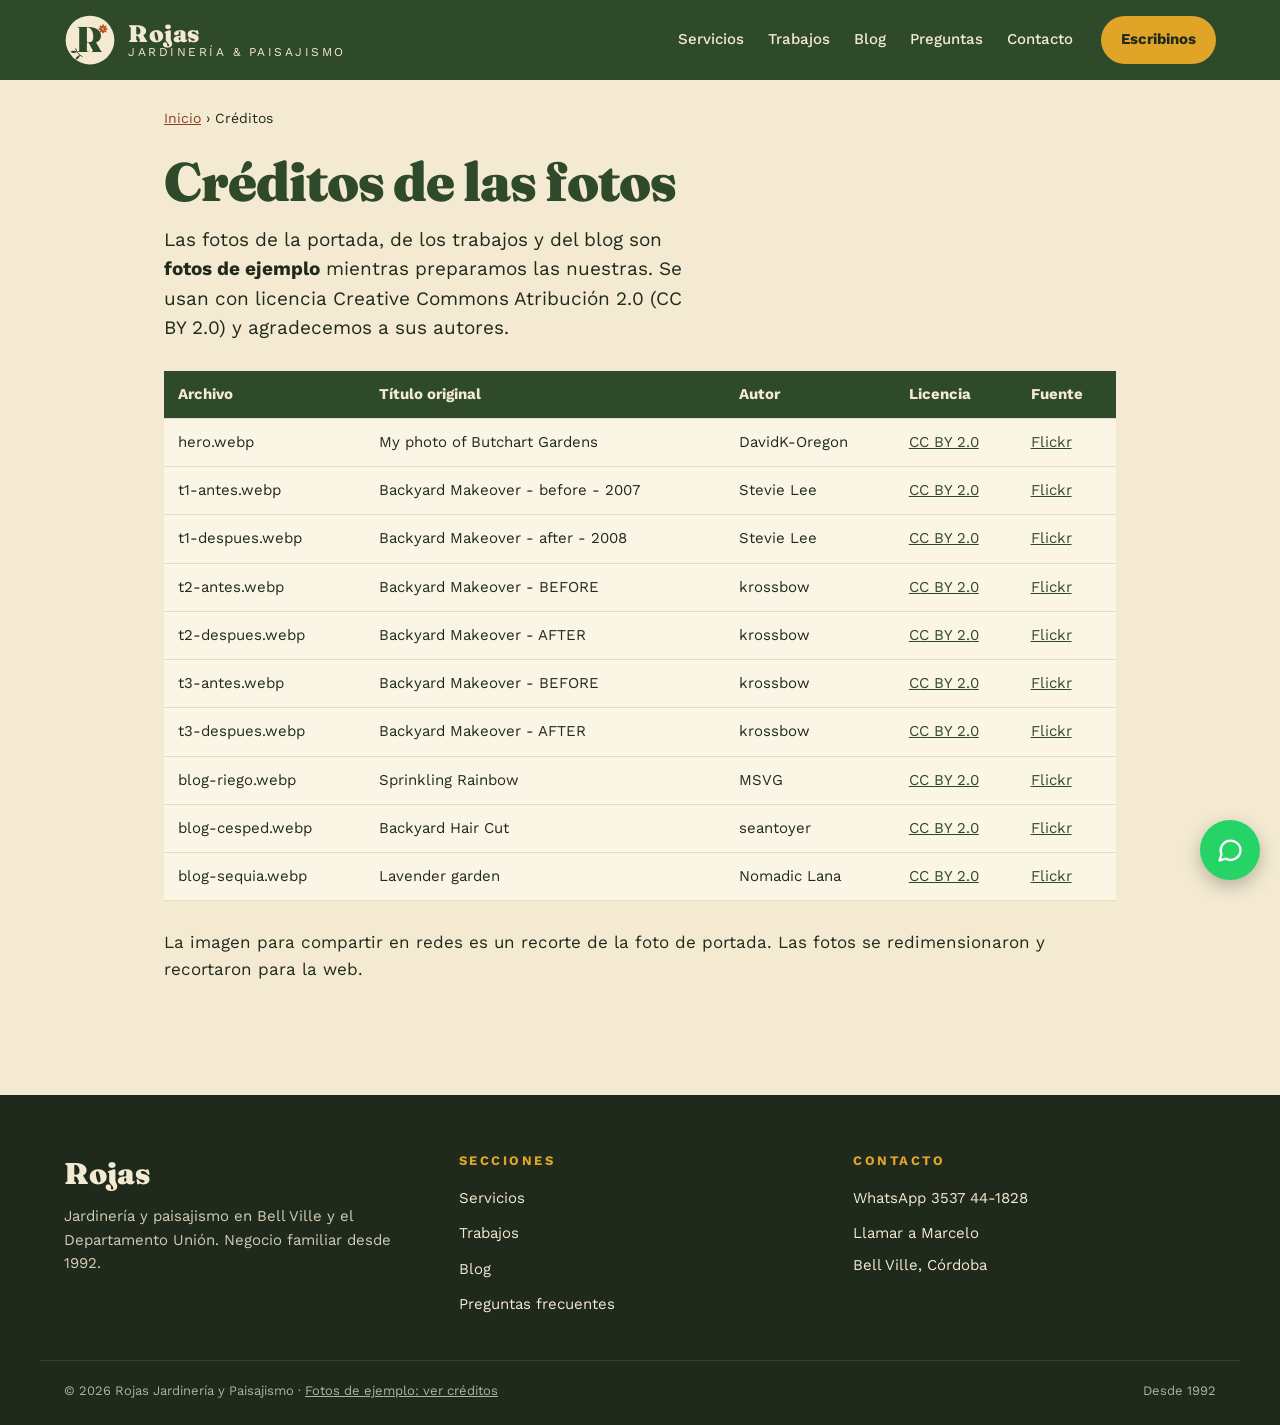
<file: creditos.html>
<!DOCTYPE html>
<html lang="es-AR">
<head>
<meta charset="utf-8">
<meta name="robots" content="noindex">
<meta name="viewport" content="width=device-width, initial-scale=1">
<title>Créditos de las fotos · Rojas Jardinería y Paisajismo</title>
<meta name="description" content="Créditos y licencias de las fotos de ejemplo usadas en la web de Rojas Jardinería y Paisajismo.">
<link rel="canonical" href="https://jardineriarojasbell.github.io/creditos">
<meta name="theme-color" content="#2E4A2B">
<link rel="icon" type="image/png" href="/favicon.png">
<link rel="apple-touch-icon" href="/apple-touch-icon.png">
<meta property="og:type" content="website">
<meta property="og:locale" content="es_AR">
<meta property="og:site_name" content="Rojas Jardinería y Paisajismo">
<meta property="og:title" content="Créditos de las fotos · Rojas Jardinería y Paisajismo">
<meta property="og:description" content="Créditos y licencias de las fotos de ejemplo usadas en la web de Rojas Jardinería y Paisajismo.">
<meta property="og:url" content="https://jardineriarojasbell.github.io/creditos">
<meta property="og:image" content="https://jardineriarojasbell.github.io/img/og.jpg">
<meta name="twitter:card" content="summary_large_image">
<link rel="preload" href="/fonts/fraunces-latin.woff2" as="font" type="font/woff2" crossorigin>
<link rel="preload" href="/fonts/worksans-latin.woff2" as="font" type="font/woff2" crossorigin>
<link rel="stylesheet" href="/estilos.css?v=5">
<script>document.documentElement.classList.add("js");setTimeout(function(){if(!window.rojasListo)document.documentElement.classList.add("ver-todo")},3000)</script>
</head>
<body>

<header>
  <div class="wrap nav">
    <a href="/" class="brand" aria-label="Rojas Jardinería y Paisajismo, inicio">
      <svg width="52" height="52" viewBox="0 0 320 320" aria-hidden="true">
        <defs>
          <path id="leaf" d="M0,0 C7,-9 19,-11 28,-5 C19,3 7,3 0,0 Z"/>
          <g id="daisy">
            <ellipse cx="0" cy="-12" rx="5" ry="10"/>
            <ellipse cx="0" cy="-12" rx="5" ry="10" transform="rotate(45)"/>
            <ellipse cx="0" cy="-12" rx="5" ry="10" transform="rotate(90)"/>
            <ellipse cx="0" cy="-12" rx="5" ry="10" transform="rotate(135)"/>
            <ellipse cx="0" cy="-12" rx="5" ry="10" transform="rotate(180)"/>
            <ellipse cx="0" cy="-12" rx="5" ry="10" transform="rotate(225)"/>
            <ellipse cx="0" cy="-12" rx="5" ry="10" transform="rotate(270)"/>
            <ellipse cx="0" cy="-12" rx="5" ry="10" transform="rotate(315)"/>
          </g>
        </defs>
        <circle cx="160" cy="160" r="150" fill="#F4EAD2"/>
        <path d="M112,262 C92,252 78,236 72,214" fill="none" stroke="#2E4A2B" stroke-width="6" stroke-linecap="round"/>
        <use href="#leaf" fill="#2E4A2B" transform="translate(98,253) rotate(145) scale(1.4)"/>
        <use href="#leaf" fill="#2E4A2B" transform="translate(80,234) rotate(-165) scale(1.4)"/>
        <text x="156" y="236" text-anchor="middle" font-family="Fraunces, Georgia, serif" font-weight="900" font-size="220" fill="#2E4A2B">R</text>
        <g class="margarita"><use href="#daisy" fill="#B4532F" transform="translate(240,92) scale(1.3)"/>
        <circle cx="240" cy="92" r="7" fill="#E0A526"/></g>
      </svg>
      <span><b>Rojas</b><small>Jardinería &amp; Paisajismo</small></span>
    </a>
    <nav id="menu" aria-label="Principal">
      <ul>
        <li><a href="/#servicios">Servicios</a></li>
        <li><a href="/#trabajos">Trabajos</a></li>
        <li><a href="/blog/">Blog</a></li>
        <li><a href="/#preguntas">Preguntas</a></li>
        <li><a href="/#contacto">Contacto</a></li>
        <li class="ig" hidden><a href="[usuario de Instagram]" target="_blank" rel="noopener" aria-label="Instagram"><svg width="20" height="20" viewBox="0 0 24 24" fill="none" stroke="currentColor" stroke-width="2" stroke-linecap="round" stroke-linejoin="round" aria-hidden="true"><rect x="3" y="3" width="18" height="18" rx="5"/><circle cx="12" cy="12" r="4"/><circle cx="17.5" cy="6.5" r=".6" fill="currentColor"/></svg><span class="solo-menu">Instagram</span></a></li>
      </ul>
    </nav>
    <a href="https://wa.me/5493537441828?text=Hola%20Marcelo%2C%20quiero%20pedir%20un%20presupuesto." class="btn-acento" target="_blank" rel="noopener">Escribinos</a>
    <button type="button" class="menu-btn" aria-expanded="false" aria-controls="menu" aria-label="Abrir menú"><span></span></button>
  </div>
</header>

<main>
<div class="wrap creditos">
  <nav class="crumbs" aria-label="Ruta"><a href="/">Inicio</a> › Créditos</nav>
  <h1>Créditos de las fotos</h1>
  <p class="lead">Las fotos de la portada, de los trabajos y del blog son <strong>fotos de ejemplo</strong> mientras preparamos las nuestras. Se usan con licencia Creative Commons Atribución 2.0 (CC BY 2.0) y agradecemos a sus autores.</p>
  <div class="tabla-scroll"><table>
    <thead><tr><th>Archivo</th><th>Título original</th><th>Autor</th><th>Licencia</th><th>Fuente</th></tr></thead>
    <tbody>
<tr><td>hero.webp</td><td>My photo of Butchart Gardens</td><td>DavidK-Oregon</td><td><a href="https://creativecommons.org/licenses/by/2.0/deed.es" rel="license noopener" target="_blank">CC BY 2.0</a></td><td><a href="https://www.flickr.com/photos/65688191@N00/6702547047" target="_blank" rel="noopener">Flickr</a></td></tr>
<tr><td>t1-antes.webp</td><td>Backyard Makeover - before - 2007</td><td>Stevie Lee</td><td><a href="https://creativecommons.org/licenses/by/2.0/deed.es" rel="license noopener" target="_blank">CC BY 2.0</a></td><td><a href="https://www.flickr.com/photos/98923802@N00/2572018682" target="_blank" rel="noopener">Flickr</a></td></tr>
<tr><td>t1-despues.webp</td><td>Backyard Makeover - after - 2008</td><td>Stevie Lee</td><td><a href="https://creativecommons.org/licenses/by/2.0/deed.es" rel="license noopener" target="_blank">CC BY 2.0</a></td><td><a href="https://www.flickr.com/photos/98923802@N00/2572008484" target="_blank" rel="noopener">Flickr</a></td></tr>
<tr><td>t2-antes.webp</td><td>Backyard Makeover - BEFORE</td><td>krossbow</td><td><a href="https://creativecommons.org/licenses/by/2.0/deed.es" rel="license noopener" target="_blank">CC BY 2.0</a></td><td><a href="https://www.flickr.com/photos/13194817@N00/152145193" target="_blank" rel="noopener">Flickr</a></td></tr>
<tr><td>t2-despues.webp</td><td>Backyard Makeover - AFTER</td><td>krossbow</td><td><a href="https://creativecommons.org/licenses/by/2.0/deed.es" rel="license noopener" target="_blank">CC BY 2.0</a></td><td><a href="https://www.flickr.com/photos/13194817@N00/152145020" target="_blank" rel="noopener">Flickr</a></td></tr>
<tr><td>t3-antes.webp</td><td>Backyard Makeover - BEFORE</td><td>krossbow</td><td><a href="https://creativecommons.org/licenses/by/2.0/deed.es" rel="license noopener" target="_blank">CC BY 2.0</a></td><td><a href="https://www.flickr.com/photos/13194817@N00/152145342" target="_blank" rel="noopener">Flickr</a></td></tr>
<tr><td>t3-despues.webp</td><td>Backyard Makeover - AFTER</td><td>krossbow</td><td><a href="https://creativecommons.org/licenses/by/2.0/deed.es" rel="license noopener" target="_blank">CC BY 2.0</a></td><td><a href="https://www.flickr.com/photos/13194817@N00/152144921" target="_blank" rel="noopener">Flickr</a></td></tr>
<tr><td>blog-riego.webp</td><td>Sprinkling Rainbow</td><td>MSVG</td><td><a href="https://creativecommons.org/licenses/by/2.0/deed.es" rel="license noopener" target="_blank">CC BY 2.0</a></td><td><a href="https://www.flickr.com/photos/13907834@N00/4785608331" target="_blank" rel="noopener">Flickr</a></td></tr>
<tr><td>blog-cesped.webp</td><td>Backyard Hair Cut</td><td>seantoyer</td><td><a href="https://creativecommons.org/licenses/by/2.0/deed.es" rel="license noopener" target="_blank">CC BY 2.0</a></td><td><a href="https://www.flickr.com/photos/16143699@N00/4353671803" target="_blank" rel="noopener">Flickr</a></td></tr>
<tr><td>blog-sequia.webp</td><td>Lavender garden</td><td>Nomadic Lana</td><td><a href="https://creativecommons.org/licenses/by/2.0/deed.es" rel="license noopener" target="_blank">CC BY 2.0</a></td><td><a href="https://www.flickr.com/photos/68422218@N00/834426853" target="_blank" rel="noopener">Flickr</a></td></tr>
    </tbody>
  </table></div>
  <p>La imagen para compartir en redes es un recorte de la foto de portada. Las fotos se redimensionaron y recortaron para la web.</p>
</div>
</main>

<footer class="pie">
  <div class="wrap pie-grid">
    <div class="pie-marca">
      <strong>Rojas</strong>
      <p>Jardinería y paisajismo en Bell Ville y el Departamento Unión. Negocio familiar desde 1992.</p>
    </div>
    <nav aria-label="Secciones">
      <h2>Secciones</h2>
      <ul>
        <li><a href="/#servicios">Servicios</a></li>
        <li><a href="/#trabajos">Trabajos</a></li>
        <li><a href="/blog/">Blog</a></li>
        <li><a href="/#preguntas">Preguntas frecuentes</a></li>
      </ul>
    </nav>
    <div>
      <h2>Contacto</h2>
      <ul>
        <li><a href="https://wa.me/5493537441828?text=Hola%20Marcelo%2C%20quiero%20pedir%20un%20presupuesto." target="_blank" rel="noopener">WhatsApp 3537 44-1828</a></li>
        <li><a href="tel:+5493537441828">Llamar a Marcelo</a></li>
        <li class="ig" hidden><a href="[usuario de Instagram]" target="_blank" rel="noopener">Instagram</a></li>
        <li>Bell Ville, Córdoba</li>
      </ul>
    </div>
  </div>
  <div class="wrap pie-base"><span>© 2026 Rojas Jardinería y Paisajismo · <a href="/creditos">Fotos de ejemplo: ver créditos</a></span><span>Desde 1992</span></div>
</footer>

<a href="https://wa.me/5493537441828?text=Hola%20Marcelo%2C%20quiero%20pedir%20un%20presupuesto." class="wa-float" target="_blank" rel="noopener" aria-label="Escribinos por WhatsApp">
  <svg width="28" height="28" viewBox="0 0 24 24" fill="none" stroke="currentColor" stroke-width="2" stroke-linecap="round" stroke-linejoin="round" aria-hidden="true"><path d="M21 12a8.5 8.5 0 0 1-12.6 7.4L3 21l1.7-5.2A8.5 8.5 0 1 1 21 12z"/></svg>
</a>

<nav class="barra-movil" aria-label="Contacto rápido">
  <a href="https://wa.me/5493537441828?text=Hola%20Marcelo%2C%20quiero%20pedir%20un%20presupuesto." class="bm-wa" target="_blank" rel="noopener"><svg width="20" height="20" viewBox="0 0 24 24" fill="none" stroke="currentColor" stroke-width="2" stroke-linecap="round" stroke-linejoin="round" aria-hidden="true"><path d="M21 12a8.5 8.5 0 0 1-12.6 7.4L3 21l1.7-5.2A8.5 8.5 0 1 1 21 12z"/></svg> WhatsApp</a>
  <a href="tel:+5493537441828" class="bm-tel"><svg width="20" height="20" viewBox="0 0 24 24" fill="none" stroke="currentColor" stroke-width="2" stroke-linecap="round" stroke-linejoin="round" aria-hidden="true"><path d="M22 16.9v3a2 2 0 0 1-2.2 2 19.8 19.8 0 0 1-8.6-3.1 19.5 19.5 0 0 1-6-6A19.8 19.8 0 0 1 2.1 4.2 2 2 0 0 1 4.1 2h3a2 2 0 0 1 2 1.7c.1.9.4 1.8.7 2.7a2 2 0 0 1-.5 2.1L8 9.8a16 16 0 0 0 6 6l1.3-1.3a2 2 0 0 1 2.1-.4c.9.3 1.8.6 2.7.7a2 2 0 0 1 1.7 2z"/></svg> Llamar</a>
</nav>

<script src="/js/main.js?v=5" defer></script>
</body>
</html>
</file>
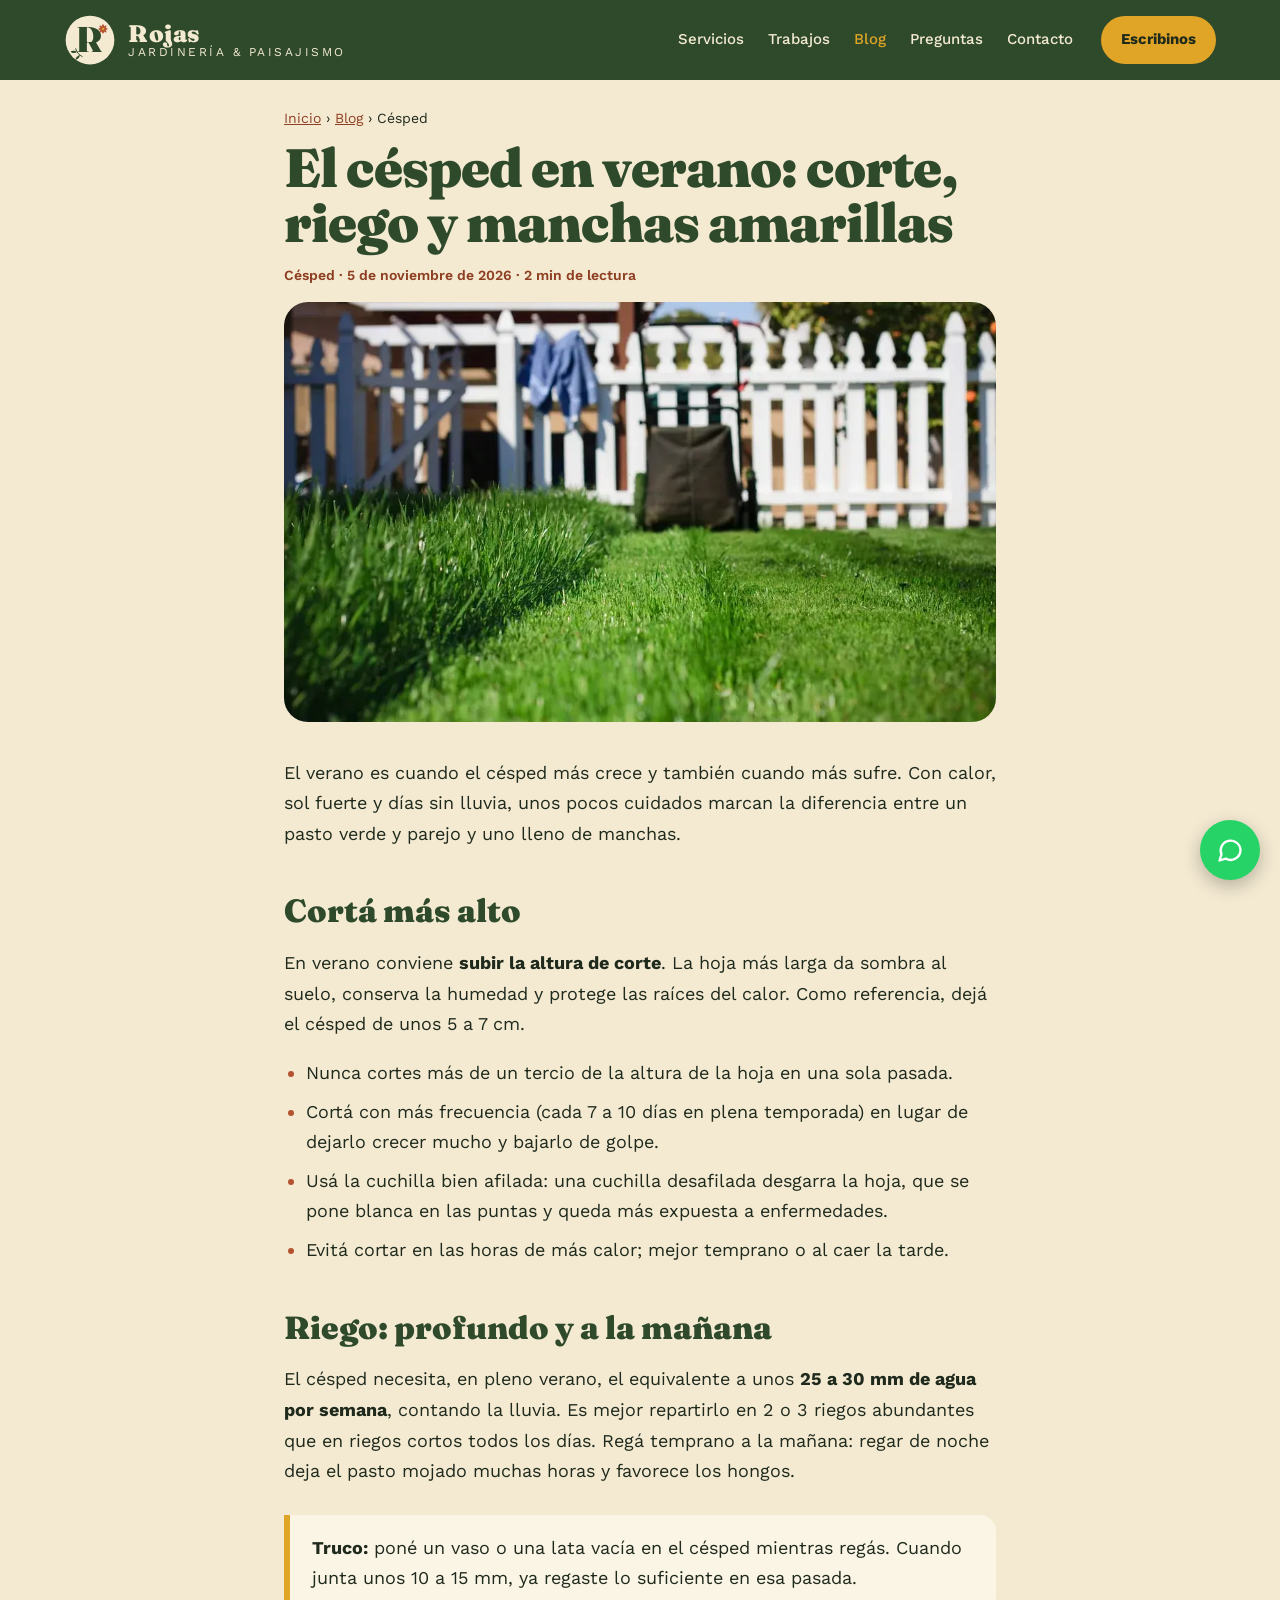
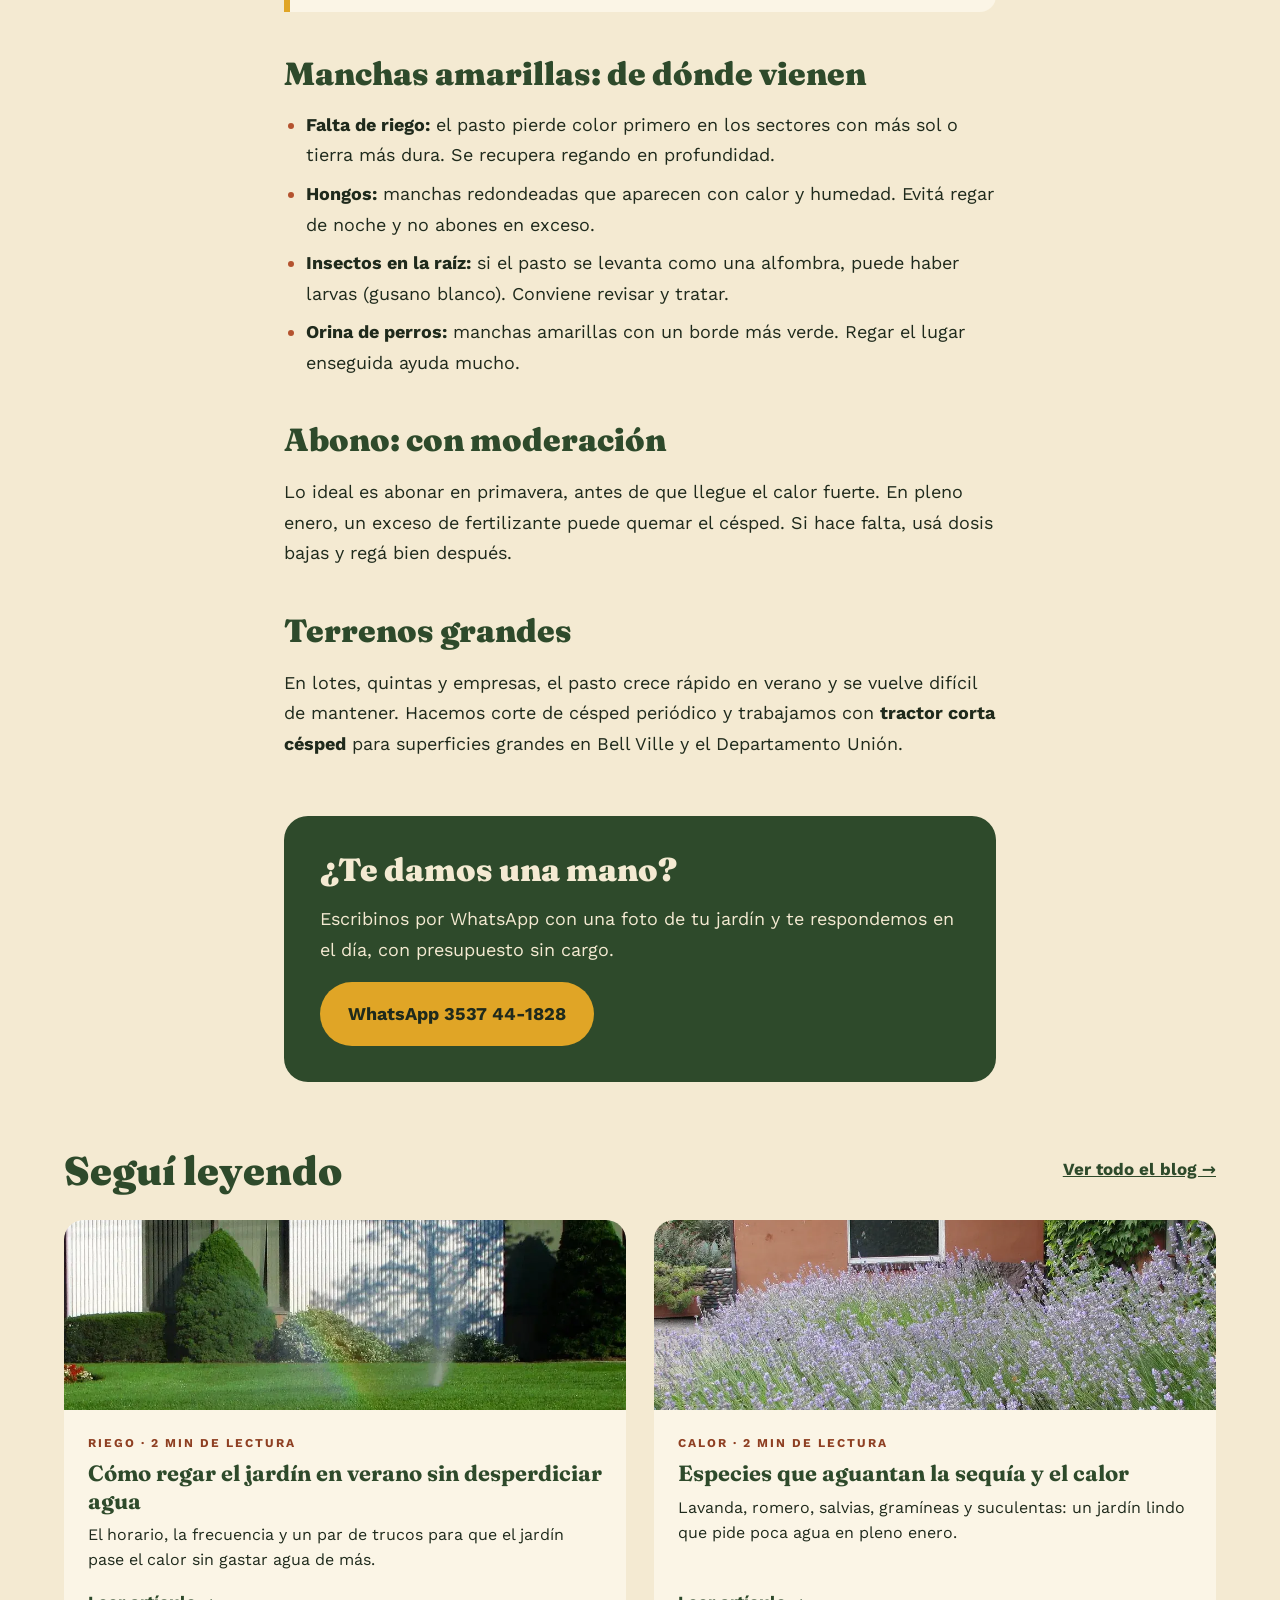
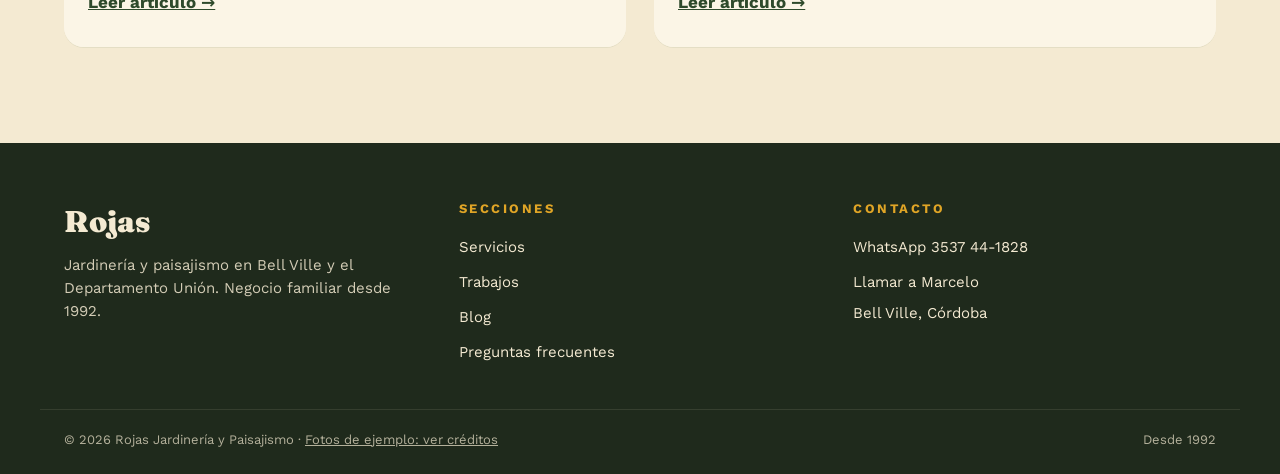
<file: blog/cesped-en-verano.html>
<!DOCTYPE html>
<html lang="es-AR">
<head>
<meta charset="utf-8">
<meta name="viewport" content="width=device-width, initial-scale=1">
<title>El césped en verano: corte, riego y manchas amarillas · Blog Rojas Jardinería</title>
<meta name="description" content="Cómo cuidar el césped en verano en Bell Ville: a qué altura cortarlo, cada cuánto regar y qué hacer con las manchas amarillas.">
<link rel="canonical" href="https://jardineriarojasbell.github.io/blog/cesped-en-verano">
<meta name="theme-color" content="#2E4A2B">
<link rel="icon" type="image/png" href="/favicon.png">
<link rel="apple-touch-icon" href="/apple-touch-icon.png">
<meta property="og:type" content="article">
<meta property="og:locale" content="es_AR">
<meta property="og:site_name" content="Rojas Jardinería y Paisajismo">
<meta property="og:title" content="El césped en verano: corte, riego y manchas amarillas · Blog Rojas Jardinería">
<meta property="og:description" content="Cómo cuidar el césped en verano en Bell Ville: a qué altura cortarlo, cada cuánto regar y qué hacer con las manchas amarillas.">
<meta property="og:url" content="https://jardineriarojasbell.github.io/blog/cesped-en-verano">
<meta property="og:image" content="https://jardineriarojasbell.github.io/img/blog-cesped.webp">
<meta name="twitter:card" content="summary_large_image">
<link rel="preload" href="/fonts/fraunces-latin.woff2" as="font" type="font/woff2" crossorigin>
<link rel="preload" href="/fonts/worksans-latin.woff2" as="font" type="font/woff2" crossorigin>
<link rel="stylesheet" href="/estilos.css?v=5">
<script>document.documentElement.classList.add("js");setTimeout(function(){if(!window.rojasListo)document.documentElement.classList.add("ver-todo")},3000)</script>
<script type="application/ld+json">
{
 "@context": "https://schema.org",
 "@type": "BlogPosting",
 "headline": "El césped en verano: corte, riego y manchas amarillas",
 "description": "Cómo cuidar el césped en verano en Bell Ville: a qué altura cortarlo, cada cuánto regar y qué hacer con las manchas amarillas.",
 "image": "https://jardineriarojasbell.github.io/img/blog-cesped.webp",
 "datePublished": "2026-11-05",
 "inLanguage": "es-AR",
 "author": {
  "@type": "Organization",
  "name": "Rojas Jardinería y Paisajismo",
  "url": "https://jardineriarojasbell.github.io/"
 },
 "publisher": {
  "@type": "Organization",
  "name": "Rojas Jardinería y Paisajismo",
  "logo": {
   "@type": "ImageObject",
   "url": "https://jardineriarojasbell.github.io/img/logo.png"
  }
 },
 "mainEntityOfPage": "https://jardineriarojasbell.github.io/blog/cesped-en-verano"
}
</script>
<script type="application/ld+json">
{
 "@context": "https://schema.org",
 "@type": "BreadcrumbList",
 "itemListElement": [
  {
   "@type": "ListItem",
   "position": 1,
   "name": "Inicio",
   "item": "https://jardineriarojasbell.github.io/"
  },
  {
   "@type": "ListItem",
   "position": 2,
   "name": "Blog",
   "item": "https://jardineriarojasbell.github.io/blog/"
  },
  {
   "@type": "ListItem",
   "position": 3,
   "name": "El césped en verano: corte, riego y manchas amarillas",
   "item": "https://jardineriarojasbell.github.io/blog/cesped-en-verano"
  }
 ]
}
</script>
</head>
<body>

<header>
  <div class="wrap nav">
    <a href="/" class="brand" aria-label="Rojas Jardinería y Paisajismo, inicio">
      <svg width="52" height="52" viewBox="0 0 320 320" aria-hidden="true">
        <defs>
          <path id="leaf" d="M0,0 C7,-9 19,-11 28,-5 C19,3 7,3 0,0 Z"/>
          <g id="daisy">
            <ellipse cx="0" cy="-12" rx="5" ry="10"/>
            <ellipse cx="0" cy="-12" rx="5" ry="10" transform="rotate(45)"/>
            <ellipse cx="0" cy="-12" rx="5" ry="10" transform="rotate(90)"/>
            <ellipse cx="0" cy="-12" rx="5" ry="10" transform="rotate(135)"/>
            <ellipse cx="0" cy="-12" rx="5" ry="10" transform="rotate(180)"/>
            <ellipse cx="0" cy="-12" rx="5" ry="10" transform="rotate(225)"/>
            <ellipse cx="0" cy="-12" rx="5" ry="10" transform="rotate(270)"/>
            <ellipse cx="0" cy="-12" rx="5" ry="10" transform="rotate(315)"/>
          </g>
        </defs>
        <circle cx="160" cy="160" r="150" fill="#F4EAD2"/>
        <path d="M112,262 C92,252 78,236 72,214" fill="none" stroke="#2E4A2B" stroke-width="6" stroke-linecap="round"/>
        <use href="#leaf" fill="#2E4A2B" transform="translate(98,253) rotate(145) scale(1.4)"/>
        <use href="#leaf" fill="#2E4A2B" transform="translate(80,234) rotate(-165) scale(1.4)"/>
        <text x="156" y="236" text-anchor="middle" font-family="Fraunces, Georgia, serif" font-weight="900" font-size="220" fill="#2E4A2B">R</text>
        <g class="margarita"><use href="#daisy" fill="#B4532F" transform="translate(240,92) scale(1.3)"/>
        <circle cx="240" cy="92" r="7" fill="#E0A526"/></g>
      </svg>
      <span><b>Rojas</b><small>Jardinería &amp; Paisajismo</small></span>
    </a>
    <nav id="menu" aria-label="Principal">
      <ul>
        <li><a href="/#servicios">Servicios</a></li>
        <li><a href="/#trabajos">Trabajos</a></li>
        <li><a href="/blog/" aria-current="page">Blog</a></li>
        <li><a href="/#preguntas">Preguntas</a></li>
        <li><a href="/#contacto">Contacto</a></li>
        <li class="ig" hidden><a href="[usuario de Instagram]" target="_blank" rel="noopener" aria-label="Instagram"><svg width="20" height="20" viewBox="0 0 24 24" fill="none" stroke="currentColor" stroke-width="2" stroke-linecap="round" stroke-linejoin="round" aria-hidden="true"><rect x="3" y="3" width="18" height="18" rx="5"/><circle cx="12" cy="12" r="4"/><circle cx="17.5" cy="6.5" r=".6" fill="currentColor"/></svg><span class="solo-menu">Instagram</span></a></li>
      </ul>
    </nav>
    <a href="https://wa.me/5493537441828?text=Hola%20Marcelo%2C%20quiero%20pedir%20un%20presupuesto." class="btn-acento" target="_blank" rel="noopener">Escribinos</a>
    <button type="button" class="menu-btn" aria-expanded="false" aria-controls="menu" aria-label="Abrir menú"><span></span></button>
  </div>
</header>

<main>
<article class="articulo">
  <nav class="crumbs" aria-label="Ruta"><a href="/">Inicio</a> › <a href="/blog/">Blog</a> › Césped</nav>
  <h1>El césped en verano: corte, riego y manchas amarillas</h1>
  <p class="meta">Césped · 5 de noviembre de 2026 · 2 min de lectura</p>
  <img class="portada" src="/img/blog-cesped.webp" width="1024" height="683" alt="Césped recién cortado junto a una cerca blanca" fetchpriority="high">
  <p>El verano es cuando el césped más crece y también cuando más sufre. Con calor, sol fuerte y días sin lluvia, unos pocos cuidados marcan la diferencia entre un pasto verde y parejo y uno lleno de manchas.</p>

<h2>Cortá más alto</h2>
<p>En verano conviene <strong>subir la altura de corte</strong>. La hoja más larga da sombra al suelo, conserva la humedad y protege las raíces del calor. Como referencia, dejá el césped de unos 5 a 7 cm.</p>
<ul>
<li>Nunca cortes más de un tercio de la altura de la hoja en una sola pasada.</li>
<li>Cortá con más frecuencia (cada 7 a 10 días en plena temporada) en lugar de dejarlo crecer mucho y bajarlo de golpe.</li>
<li>Usá la cuchilla bien afilada: una cuchilla desafilada desgarra la hoja, que se pone blanca en las puntas y queda más expuesta a enfermedades.</li>
<li>Evitá cortar en las horas de más calor; mejor temprano o al caer la tarde.</li>
</ul>

<h2>Riego: profundo y a la mañana</h2>
<p>El césped necesita, en pleno verano, el equivalente a unos <strong>25 a 30 mm de agua por semana</strong>, contando la lluvia. Es mejor repartirlo en 2 o 3 riegos abundantes que en riegos cortos todos los días. Regá temprano a la mañana: regar de noche deja el pasto mojado muchas horas y favorece los hongos.</p>
<div class="nota"><p><strong>Truco:</strong> poné un vaso o una lata vacía en el césped mientras regás. Cuando junta unos 10 a 15 mm, ya regaste lo suficiente en esa pasada.</p></div>

<h2>Manchas amarillas: de dónde vienen</h2>
<ul>
<li><strong>Falta de riego:</strong> el pasto pierde color primero en los sectores con más sol o tierra más dura. Se recupera regando en profundidad.</li>
<li><strong>Hongos:</strong> manchas redondeadas que aparecen con calor y humedad. Evitá regar de noche y no abones en exceso.</li>
<li><strong>Insectos en la raíz:</strong> si el pasto se levanta como una alfombra, puede haber larvas (gusano blanco). Conviene revisar y tratar.</li>
<li><strong>Orina de perros:</strong> manchas amarillas con un borde más verde. Regar el lugar enseguida ayuda mucho.</li>
</ul>

<h2>Abono: con moderación</h2>
<p>Lo ideal es abonar en primavera, antes de que llegue el calor fuerte. En pleno enero, un exceso de fertilizante puede quemar el césped. Si hace falta, usá dosis bajas y regá bien después.</p>

<h2>Terrenos grandes</h2>
<p>En lotes, quintas y empresas, el pasto crece rápido en verano y se vuelve difícil de mantener. Hacemos corte de césped periódico y trabajamos con <strong>tractor corta césped</strong> para superficies grandes en Bell Ville y el Departamento Unión.</p>
  <aside class="cta-art">
    <h2>¿Te damos una mano?</h2>
    <p>Escribinos por WhatsApp con una foto de tu jardín y te respondemos en el día, con presupuesto sin cargo.</p>
    <a href="https://wa.me/5493537441828?text=Hola%20Marcelo%2C%20le%C3%AD%20el%20blog%20y%20quiero%20consultar%20por%20mi%20jard%C3%ADn" class="btn btn-wa" target="_blank" rel="noopener">WhatsApp 3537 44-1828</a>
  </aside>
</article>
<section class="wrap seguir">
  <div class="trabajos-head">
    <h2 class="h2">Seguí leyendo</h2>
    <a href="/blog/" class="ver-todo">Ver todo el blog →</a>
  </div>
  <div class="grid">
    <article class="tip reveal" style="--i:0">
      <img src="/img/blog-riego.webp" width="1024" height="768" loading="lazy" decoding="async" alt="">
      <div class="tip-body">
        <span class="eyebrow">Riego · 2 min de lectura</span>
        <h3><a href="/blog/como-regar-en-verano">Cómo regar el jardín en verano sin desperdiciar agua</a></h3>
        <p class="tip-ex">El horario, la frecuencia y un par de trucos para que el jardín pase el calor sin gastar agua de más.</p>
        <span class="tip-link" aria-hidden="true">Leer artículo →</span>
      </div>
    </article>
    <article class="tip reveal" style="--i:1">
      <img src="/img/blog-sequia.webp" width="1024" height="768" loading="lazy" decoding="async" alt="">
      <div class="tip-body">
        <span class="eyebrow">Calor · 2 min de lectura</span>
        <h3><a href="/blog/plantas-resistentes-a-la-sequia">Especies que aguantan la sequía y el calor</a></h3>
        <p class="tip-ex">Lavanda, romero, salvias, gramíneas y suculentas: un jardín lindo que pide poca agua en pleno enero.</p>
        <span class="tip-link" aria-hidden="true">Leer artículo →</span>
      </div>
    </article>
  </div>
</section>
</main>

<footer class="pie">
  <div class="wrap pie-grid">
    <div class="pie-marca">
      <strong>Rojas</strong>
      <p>Jardinería y paisajismo en Bell Ville y el Departamento Unión. Negocio familiar desde 1992.</p>
    </div>
    <nav aria-label="Secciones">
      <h2>Secciones</h2>
      <ul>
        <li><a href="/#servicios">Servicios</a></li>
        <li><a href="/#trabajos">Trabajos</a></li>
        <li><a href="/blog/">Blog</a></li>
        <li><a href="/#preguntas">Preguntas frecuentes</a></li>
      </ul>
    </nav>
    <div>
      <h2>Contacto</h2>
      <ul>
        <li><a href="https://wa.me/5493537441828?text=Hola%20Marcelo%2C%20quiero%20pedir%20un%20presupuesto." target="_blank" rel="noopener">WhatsApp 3537 44-1828</a></li>
        <li><a href="tel:+5493537441828">Llamar a Marcelo</a></li>
        <li class="ig" hidden><a href="[usuario de Instagram]" target="_blank" rel="noopener">Instagram</a></li>
        <li>Bell Ville, Córdoba</li>
      </ul>
    </div>
  </div>
  <div class="wrap pie-base"><span>© 2026 Rojas Jardinería y Paisajismo · <a href="/creditos">Fotos de ejemplo: ver créditos</a></span><span>Desde 1992</span></div>
</footer>

<a href="https://wa.me/5493537441828?text=Hola%20Marcelo%2C%20quiero%20pedir%20un%20presupuesto." class="wa-float" target="_blank" rel="noopener" aria-label="Escribinos por WhatsApp">
  <svg width="28" height="28" viewBox="0 0 24 24" fill="none" stroke="currentColor" stroke-width="2" stroke-linecap="round" stroke-linejoin="round" aria-hidden="true"><path d="M21 12a8.5 8.5 0 0 1-12.6 7.4L3 21l1.7-5.2A8.5 8.5 0 1 1 21 12z"/></svg>
</a>

<nav class="barra-movil" aria-label="Contacto rápido">
  <a href="https://wa.me/5493537441828?text=Hola%20Marcelo%2C%20quiero%20pedir%20un%20presupuesto." class="bm-wa" target="_blank" rel="noopener"><svg width="20" height="20" viewBox="0 0 24 24" fill="none" stroke="currentColor" stroke-width="2" stroke-linecap="round" stroke-linejoin="round" aria-hidden="true"><path d="M21 12a8.5 8.5 0 0 1-12.6 7.4L3 21l1.7-5.2A8.5 8.5 0 1 1 21 12z"/></svg> WhatsApp</a>
  <a href="tel:+5493537441828" class="bm-tel"><svg width="20" height="20" viewBox="0 0 24 24" fill="none" stroke="currentColor" stroke-width="2" stroke-linecap="round" stroke-linejoin="round" aria-hidden="true"><path d="M22 16.9v3a2 2 0 0 1-2.2 2 19.8 19.8 0 0 1-8.6-3.1 19.5 19.5 0 0 1-6-6A19.8 19.8 0 0 1 2.1 4.2 2 2 0 0 1 4.1 2h3a2 2 0 0 1 2 1.7c.1.9.4 1.8.7 2.7a2 2 0 0 1-.5 2.1L8 9.8a16 16 0 0 0 6 6l1.3-1.3a2 2 0 0 1 2.1-.4c.9.3 1.8.6 2.7.7a2 2 0 0 1 1.7 2z"/></svg> Llamar</a>
</nav>

<script src="/js/main.js?v=5" defer></script>
</body>
</html>
</file>
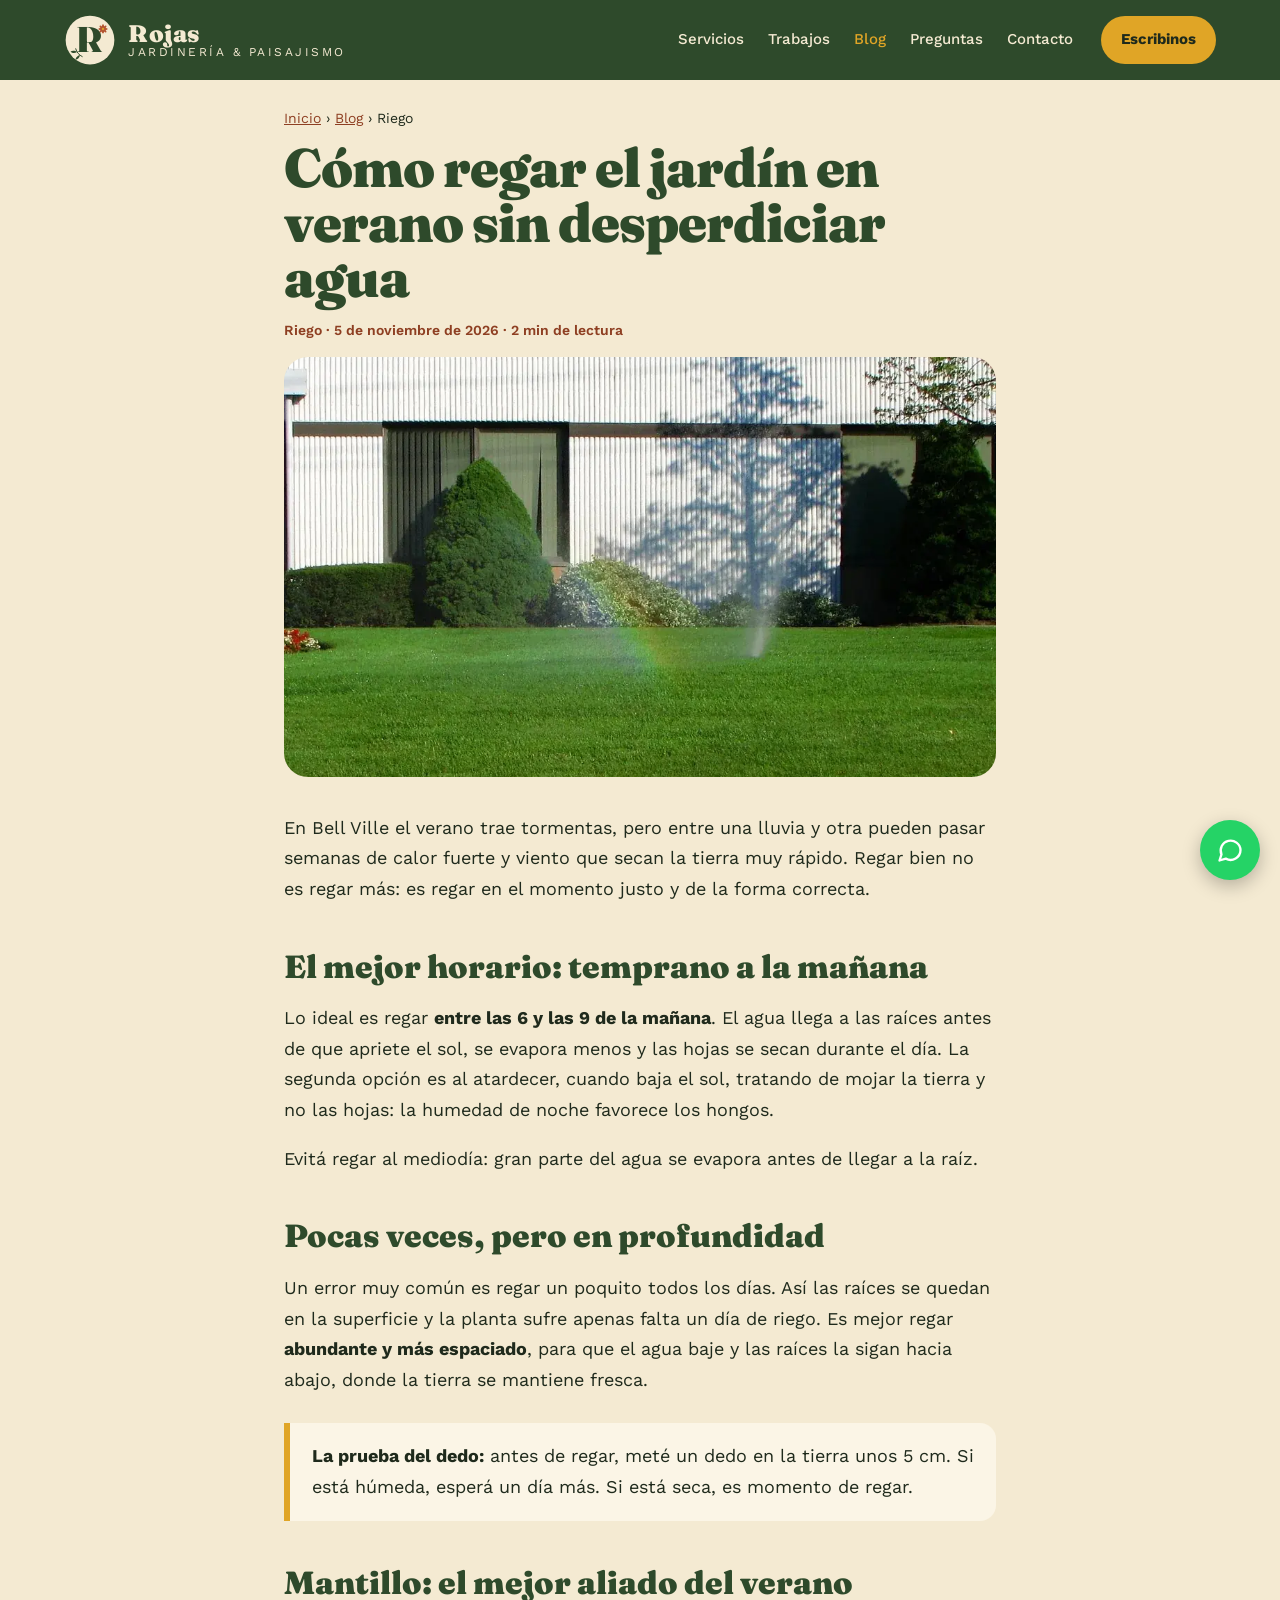
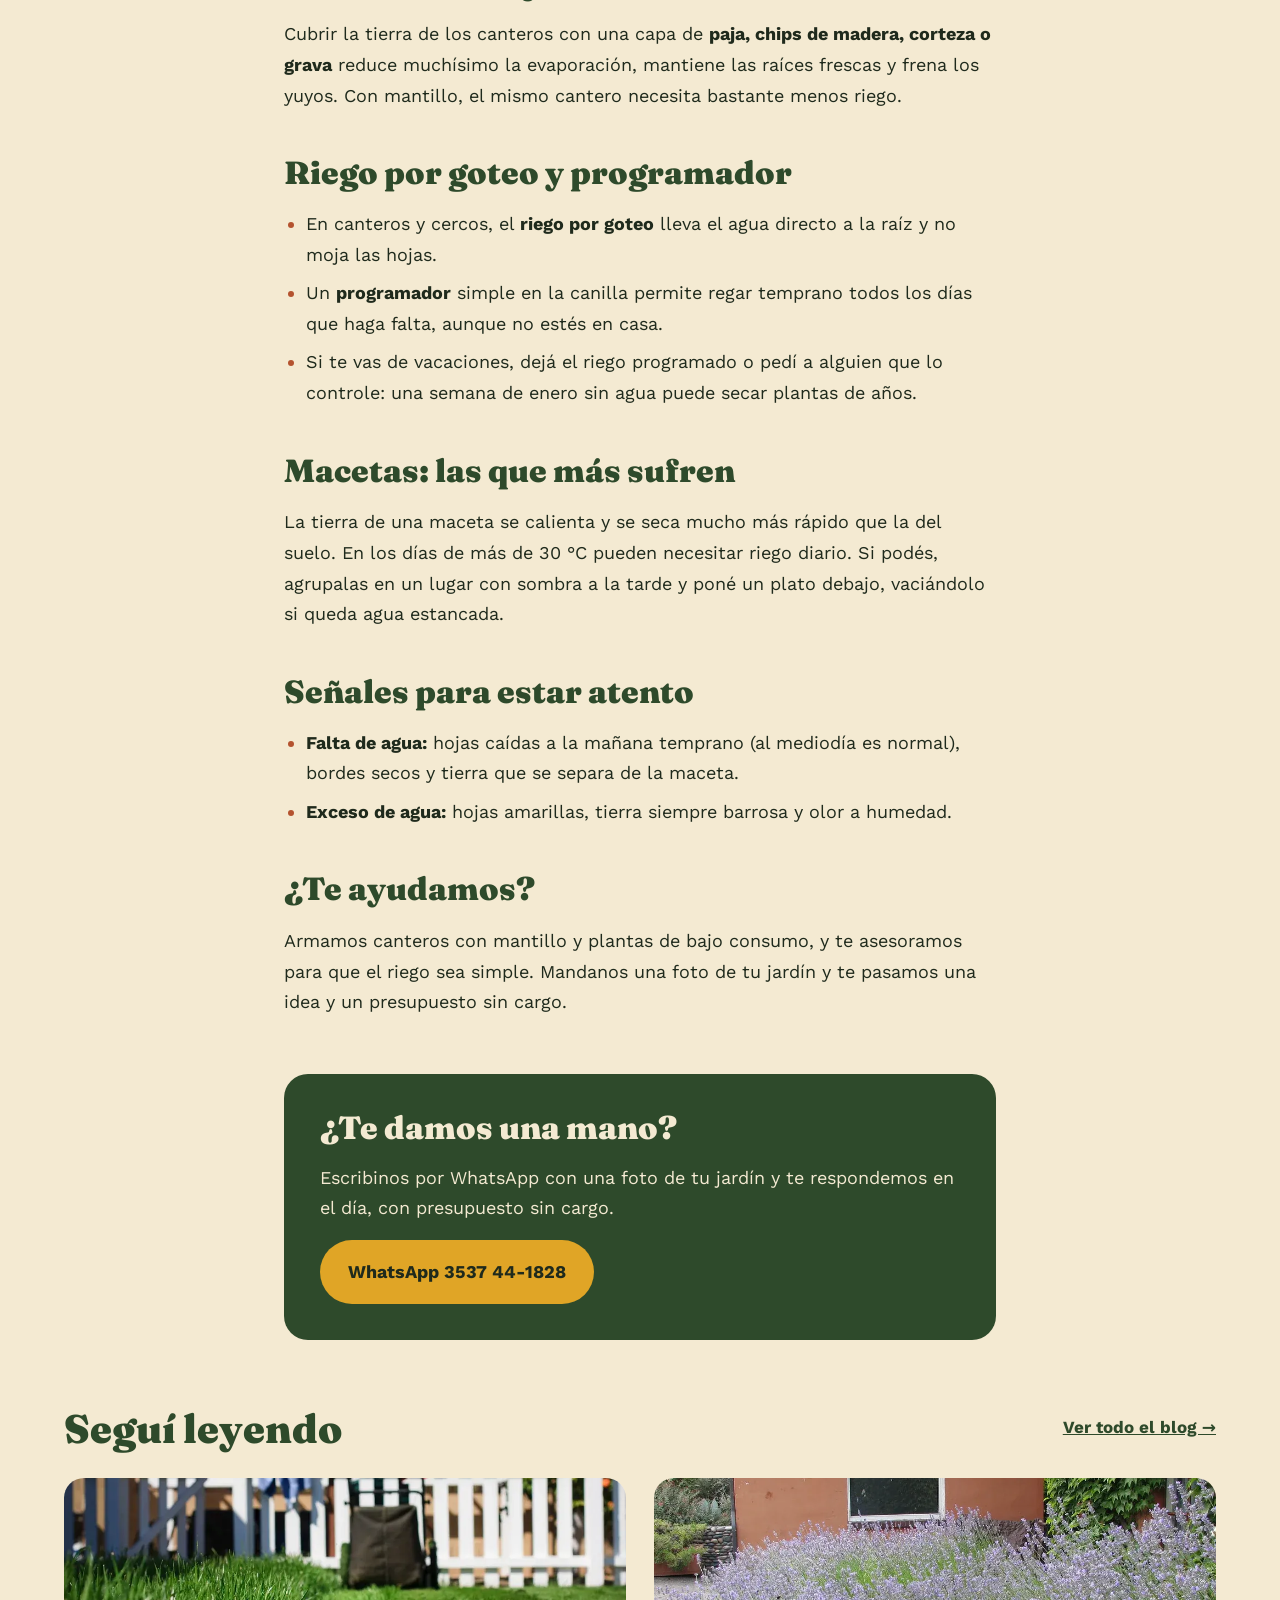
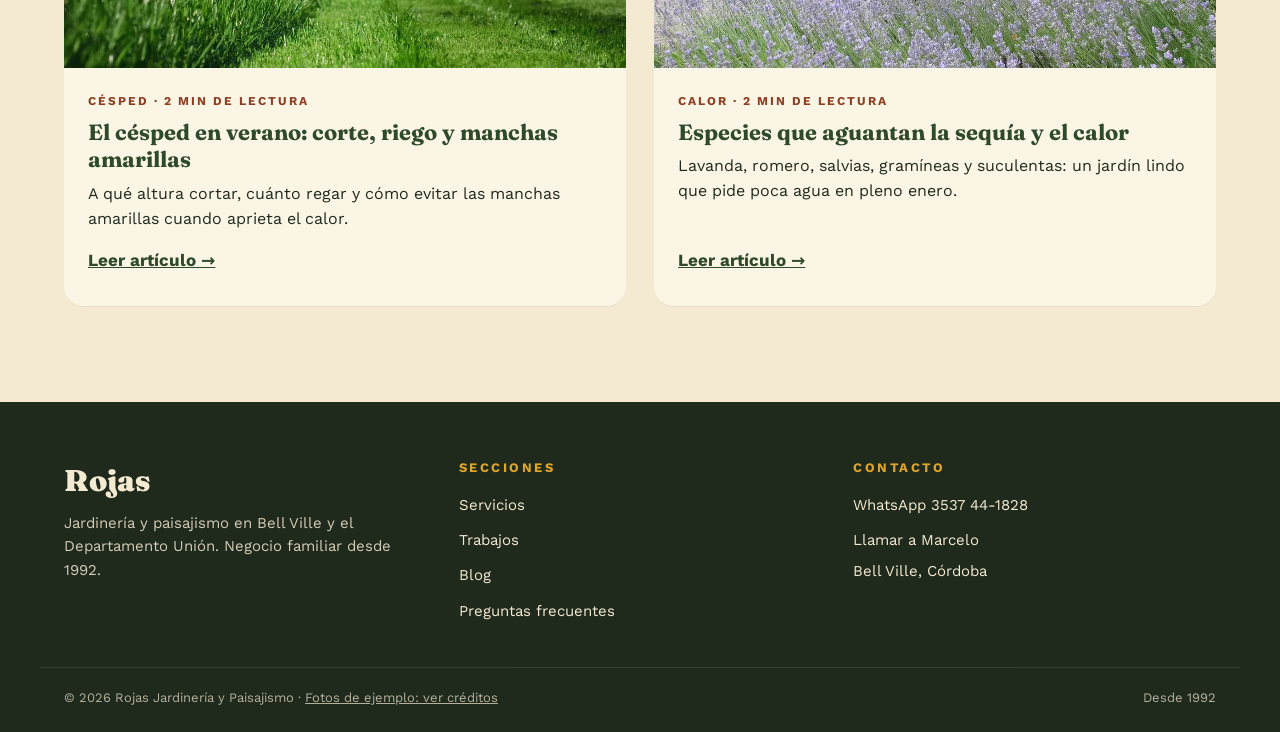
<file: blog/como-regar-en-verano.html>
<!DOCTYPE html>
<html lang="es-AR">
<head>
<meta charset="utf-8">
<meta name="viewport" content="width=device-width, initial-scale=1">
<title>Cómo regar el jardín en verano sin desperdiciar agua · Blog Rojas Jardinería</title>
<meta name="description" content="Cuándo y cuánto regar el jardín en verano en Bell Ville: horarios, frecuencia, mantillo, riego por goteo y macetas en los días de calor.">
<link rel="canonical" href="https://jardineriarojasbell.github.io/blog/como-regar-en-verano">
<meta name="theme-color" content="#2E4A2B">
<link rel="icon" type="image/png" href="/favicon.png">
<link rel="apple-touch-icon" href="/apple-touch-icon.png">
<meta property="og:type" content="article">
<meta property="og:locale" content="es_AR">
<meta property="og:site_name" content="Rojas Jardinería y Paisajismo">
<meta property="og:title" content="Cómo regar el jardín en verano sin desperdiciar agua · Blog Rojas Jardinería">
<meta property="og:description" content="Cuándo y cuánto regar el jardín en verano en Bell Ville: horarios, frecuencia, mantillo, riego por goteo y macetas en los días de calor.">
<meta property="og:url" content="https://jardineriarojasbell.github.io/blog/como-regar-en-verano">
<meta property="og:image" content="https://jardineriarojasbell.github.io/img/blog-riego.webp">
<meta name="twitter:card" content="summary_large_image">
<link rel="preload" href="/fonts/fraunces-latin.woff2" as="font" type="font/woff2" crossorigin>
<link rel="preload" href="/fonts/worksans-latin.woff2" as="font" type="font/woff2" crossorigin>
<link rel="stylesheet" href="/estilos.css?v=5">
<script>document.documentElement.classList.add("js");setTimeout(function(){if(!window.rojasListo)document.documentElement.classList.add("ver-todo")},3000)</script>
<script type="application/ld+json">
{
 "@context": "https://schema.org",
 "@type": "BlogPosting",
 "headline": "Cómo regar el jardín en verano sin desperdiciar agua",
 "description": "Cuándo y cuánto regar el jardín en verano en Bell Ville: horarios, frecuencia, mantillo, riego por goteo y macetas en los días de calor.",
 "image": "https://jardineriarojasbell.github.io/img/blog-riego.webp",
 "datePublished": "2026-11-05",
 "inLanguage": "es-AR",
 "author": {
  "@type": "Organization",
  "name": "Rojas Jardinería y Paisajismo",
  "url": "https://jardineriarojasbell.github.io/"
 },
 "publisher": {
  "@type": "Organization",
  "name": "Rojas Jardinería y Paisajismo",
  "logo": {
   "@type": "ImageObject",
   "url": "https://jardineriarojasbell.github.io/img/logo.png"
  }
 },
 "mainEntityOfPage": "https://jardineriarojasbell.github.io/blog/como-regar-en-verano"
}
</script>
<script type="application/ld+json">
{
 "@context": "https://schema.org",
 "@type": "BreadcrumbList",
 "itemListElement": [
  {
   "@type": "ListItem",
   "position": 1,
   "name": "Inicio",
   "item": "https://jardineriarojasbell.github.io/"
  },
  {
   "@type": "ListItem",
   "position": 2,
   "name": "Blog",
   "item": "https://jardineriarojasbell.github.io/blog/"
  },
  {
   "@type": "ListItem",
   "position": 3,
   "name": "Cómo regar el jardín en verano sin desperdiciar agua",
   "item": "https://jardineriarojasbell.github.io/blog/como-regar-en-verano"
  }
 ]
}
</script>
</head>
<body>

<header>
  <div class="wrap nav">
    <a href="/" class="brand" aria-label="Rojas Jardinería y Paisajismo, inicio">
      <svg width="52" height="52" viewBox="0 0 320 320" aria-hidden="true">
        <defs>
          <path id="leaf" d="M0,0 C7,-9 19,-11 28,-5 C19,3 7,3 0,0 Z"/>
          <g id="daisy">
            <ellipse cx="0" cy="-12" rx="5" ry="10"/>
            <ellipse cx="0" cy="-12" rx="5" ry="10" transform="rotate(45)"/>
            <ellipse cx="0" cy="-12" rx="5" ry="10" transform="rotate(90)"/>
            <ellipse cx="0" cy="-12" rx="5" ry="10" transform="rotate(135)"/>
            <ellipse cx="0" cy="-12" rx="5" ry="10" transform="rotate(180)"/>
            <ellipse cx="0" cy="-12" rx="5" ry="10" transform="rotate(225)"/>
            <ellipse cx="0" cy="-12" rx="5" ry="10" transform="rotate(270)"/>
            <ellipse cx="0" cy="-12" rx="5" ry="10" transform="rotate(315)"/>
          </g>
        </defs>
        <circle cx="160" cy="160" r="150" fill="#F4EAD2"/>
        <path d="M112,262 C92,252 78,236 72,214" fill="none" stroke="#2E4A2B" stroke-width="6" stroke-linecap="round"/>
        <use href="#leaf" fill="#2E4A2B" transform="translate(98,253) rotate(145) scale(1.4)"/>
        <use href="#leaf" fill="#2E4A2B" transform="translate(80,234) rotate(-165) scale(1.4)"/>
        <text x="156" y="236" text-anchor="middle" font-family="Fraunces, Georgia, serif" font-weight="900" font-size="220" fill="#2E4A2B">R</text>
        <g class="margarita"><use href="#daisy" fill="#B4532F" transform="translate(240,92) scale(1.3)"/>
        <circle cx="240" cy="92" r="7" fill="#E0A526"/></g>
      </svg>
      <span><b>Rojas</b><small>Jardinería &amp; Paisajismo</small></span>
    </a>
    <nav id="menu" aria-label="Principal">
      <ul>
        <li><a href="/#servicios">Servicios</a></li>
        <li><a href="/#trabajos">Trabajos</a></li>
        <li><a href="/blog/" aria-current="page">Blog</a></li>
        <li><a href="/#preguntas">Preguntas</a></li>
        <li><a href="/#contacto">Contacto</a></li>
        <li class="ig" hidden><a href="[usuario de Instagram]" target="_blank" rel="noopener" aria-label="Instagram"><svg width="20" height="20" viewBox="0 0 24 24" fill="none" stroke="currentColor" stroke-width="2" stroke-linecap="round" stroke-linejoin="round" aria-hidden="true"><rect x="3" y="3" width="18" height="18" rx="5"/><circle cx="12" cy="12" r="4"/><circle cx="17.5" cy="6.5" r=".6" fill="currentColor"/></svg><span class="solo-menu">Instagram</span></a></li>
      </ul>
    </nav>
    <a href="https://wa.me/5493537441828?text=Hola%20Marcelo%2C%20quiero%20pedir%20un%20presupuesto." class="btn-acento" target="_blank" rel="noopener">Escribinos</a>
    <button type="button" class="menu-btn" aria-expanded="false" aria-controls="menu" aria-label="Abrir menú"><span></span></button>
  </div>
</header>

<main>
<article class="articulo">
  <nav class="crumbs" aria-label="Ruta"><a href="/">Inicio</a> › <a href="/blog/">Blog</a> › Riego</nav>
  <h1>Cómo regar el jardín en verano sin desperdiciar agua</h1>
  <p class="meta">Riego · 5 de noviembre de 2026 · 2 min de lectura</p>
  <img class="portada" src="/img/blog-riego.webp" width="1024" height="768" alt="Aspersor regando un césped verde" fetchpriority="high">
  <p>En Bell Ville el verano trae tormentas, pero entre una lluvia y otra pueden pasar semanas de calor fuerte y viento que secan la tierra muy rápido. Regar bien no es regar más: es regar en el momento justo y de la forma correcta.</p>

<h2>El mejor horario: temprano a la mañana</h2>
<p>Lo ideal es regar <strong>entre las 6 y las 9 de la mañana</strong>. El agua llega a las raíces antes de que apriete el sol, se evapora menos y las hojas se secan durante el día. La segunda opción es al atardecer, cuando baja el sol, tratando de mojar la tierra y no las hojas: la humedad de noche favorece los hongos.</p>
<p>Evitá regar al mediodía: gran parte del agua se evapora antes de llegar a la raíz.</p>

<h2>Pocas veces, pero en profundidad</h2>
<p>Un error muy común es regar un poquito todos los días. Así las raíces se quedan en la superficie y la planta sufre apenas falta un día de riego. Es mejor regar <strong>abundante y más espaciado</strong>, para que el agua baje y las raíces la sigan hacia abajo, donde la tierra se mantiene fresca.</p>
<div class="nota"><p><strong>La prueba del dedo:</strong> antes de regar, meté un dedo en la tierra unos 5 cm. Si está húmeda, esperá un día más. Si está seca, es momento de regar.</p></div>

<h2>Mantillo: el mejor aliado del verano</h2>
<p>Cubrir la tierra de los canteros con una capa de <strong>paja, chips de madera, corteza o grava</strong> reduce muchísimo la evaporación, mantiene las raíces frescas y frena los yuyos. Con mantillo, el mismo cantero necesita bastante menos riego.</p>

<h2>Riego por goteo y programador</h2>
<ul>
<li>En canteros y cercos, el <strong>riego por goteo</strong> lleva el agua directo a la raíz y no moja las hojas.</li>
<li>Un <strong>programador</strong> simple en la canilla permite regar temprano todos los días que haga falta, aunque no estés en casa.</li>
<li>Si te vas de vacaciones, dejá el riego programado o pedí a alguien que lo controle: una semana de enero sin agua puede secar plantas de años.</li>
</ul>

<h2>Macetas: las que más sufren</h2>
<p>La tierra de una maceta se calienta y se seca mucho más rápido que la del suelo. En los días de más de 30 °C pueden necesitar riego diario. Si podés, agrupalas en un lugar con sombra a la tarde y poné un plato debajo, vaciándolo si queda agua estancada.</p>

<h2>Señales para estar atento</h2>
<ul>
<li><strong>Falta de agua:</strong> hojas caídas a la mañana temprano (al mediodía es normal), bordes secos y tierra que se separa de la maceta.</li>
<li><strong>Exceso de agua:</strong> hojas amarillas, tierra siempre barrosa y olor a humedad.</li>
</ul>

<h2>¿Te ayudamos?</h2>
<p>Armamos canteros con mantillo y plantas de bajo consumo, y te asesoramos para que el riego sea simple. Mandanos una foto de tu jardín y te pasamos una idea y un presupuesto sin cargo.</p>
  <aside class="cta-art">
    <h2>¿Te damos una mano?</h2>
    <p>Escribinos por WhatsApp con una foto de tu jardín y te respondemos en el día, con presupuesto sin cargo.</p>
    <a href="https://wa.me/5493537441828?text=Hola%20Marcelo%2C%20le%C3%AD%20el%20blog%20y%20quiero%20consultar%20por%20mi%20jard%C3%ADn" class="btn btn-wa" target="_blank" rel="noopener">WhatsApp 3537 44-1828</a>
  </aside>
</article>
<section class="wrap seguir">
  <div class="trabajos-head">
    <h2 class="h2">Seguí leyendo</h2>
    <a href="/blog/" class="ver-todo">Ver todo el blog →</a>
  </div>
  <div class="grid">
    <article class="tip reveal" style="--i:0">
      <img src="/img/blog-cesped.webp" width="1024" height="683" loading="lazy" decoding="async" alt="">
      <div class="tip-body">
        <span class="eyebrow">Césped · 2 min de lectura</span>
        <h3><a href="/blog/cesped-en-verano">El césped en verano: corte, riego y manchas amarillas</a></h3>
        <p class="tip-ex">A qué altura cortar, cuánto regar y cómo evitar las manchas amarillas cuando aprieta el calor.</p>
        <span class="tip-link" aria-hidden="true">Leer artículo →</span>
      </div>
    </article>
    <article class="tip reveal" style="--i:1">
      <img src="/img/blog-sequia.webp" width="1024" height="768" loading="lazy" decoding="async" alt="">
      <div class="tip-body">
        <span class="eyebrow">Calor · 2 min de lectura</span>
        <h3><a href="/blog/plantas-resistentes-a-la-sequia">Especies que aguantan la sequía y el calor</a></h3>
        <p class="tip-ex">Lavanda, romero, salvias, gramíneas y suculentas: un jardín lindo que pide poca agua en pleno enero.</p>
        <span class="tip-link" aria-hidden="true">Leer artículo →</span>
      </div>
    </article>
  </div>
</section>
</main>

<footer class="pie">
  <div class="wrap pie-grid">
    <div class="pie-marca">
      <strong>Rojas</strong>
      <p>Jardinería y paisajismo en Bell Ville y el Departamento Unión. Negocio familiar desde 1992.</p>
    </div>
    <nav aria-label="Secciones">
      <h2>Secciones</h2>
      <ul>
        <li><a href="/#servicios">Servicios</a></li>
        <li><a href="/#trabajos">Trabajos</a></li>
        <li><a href="/blog/">Blog</a></li>
        <li><a href="/#preguntas">Preguntas frecuentes</a></li>
      </ul>
    </nav>
    <div>
      <h2>Contacto</h2>
      <ul>
        <li><a href="https://wa.me/5493537441828?text=Hola%20Marcelo%2C%20quiero%20pedir%20un%20presupuesto." target="_blank" rel="noopener">WhatsApp 3537 44-1828</a></li>
        <li><a href="tel:+5493537441828">Llamar a Marcelo</a></li>
        <li class="ig" hidden><a href="[usuario de Instagram]" target="_blank" rel="noopener">Instagram</a></li>
        <li>Bell Ville, Córdoba</li>
      </ul>
    </div>
  </div>
  <div class="wrap pie-base"><span>© 2026 Rojas Jardinería y Paisajismo · <a href="/creditos">Fotos de ejemplo: ver créditos</a></span><span>Desde 1992</span></div>
</footer>

<a href="https://wa.me/5493537441828?text=Hola%20Marcelo%2C%20quiero%20pedir%20un%20presupuesto." class="wa-float" target="_blank" rel="noopener" aria-label="Escribinos por WhatsApp">
  <svg width="28" height="28" viewBox="0 0 24 24" fill="none" stroke="currentColor" stroke-width="2" stroke-linecap="round" stroke-linejoin="round" aria-hidden="true"><path d="M21 12a8.5 8.5 0 0 1-12.6 7.4L3 21l1.7-5.2A8.5 8.5 0 1 1 21 12z"/></svg>
</a>

<nav class="barra-movil" aria-label="Contacto rápido">
  <a href="https://wa.me/5493537441828?text=Hola%20Marcelo%2C%20quiero%20pedir%20un%20presupuesto." class="bm-wa" target="_blank" rel="noopener"><svg width="20" height="20" viewBox="0 0 24 24" fill="none" stroke="currentColor" stroke-width="2" stroke-linecap="round" stroke-linejoin="round" aria-hidden="true"><path d="M21 12a8.5 8.5 0 0 1-12.6 7.4L3 21l1.7-5.2A8.5 8.5 0 1 1 21 12z"/></svg> WhatsApp</a>
  <a href="tel:+5493537441828" class="bm-tel"><svg width="20" height="20" viewBox="0 0 24 24" fill="none" stroke="currentColor" stroke-width="2" stroke-linecap="round" stroke-linejoin="round" aria-hidden="true"><path d="M22 16.9v3a2 2 0 0 1-2.2 2 19.8 19.8 0 0 1-8.6-3.1 19.5 19.5 0 0 1-6-6A19.8 19.8 0 0 1 2.1 4.2 2 2 0 0 1 4.1 2h3a2 2 0 0 1 2 1.7c.1.9.4 1.8.7 2.7a2 2 0 0 1-.5 2.1L8 9.8a16 16 0 0 0 6 6l1.3-1.3a2 2 0 0 1 2.1-.4c.9.3 1.8.6 2.7.7a2 2 0 0 1 1.7 2z"/></svg> Llamar</a>
</nav>

<script src="/js/main.js?v=5" defer></script>
</body>
</html>
</file>
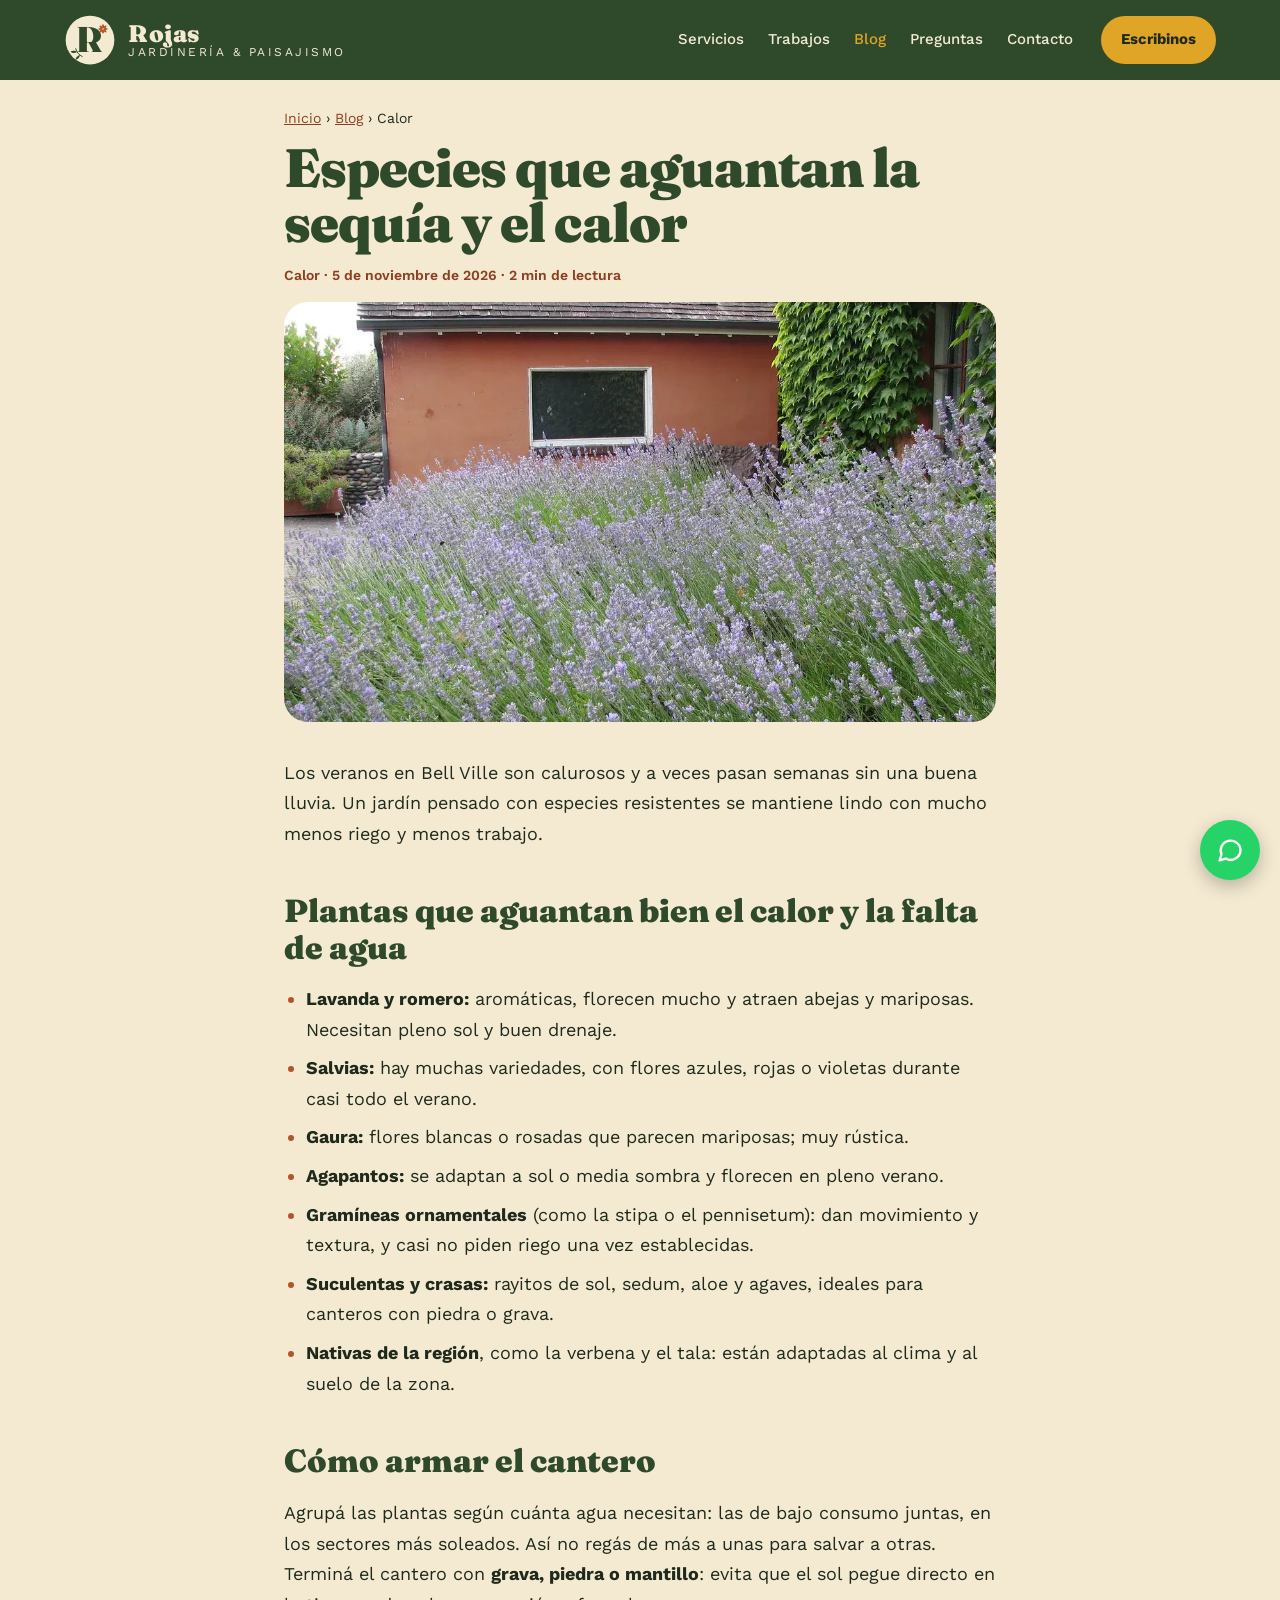
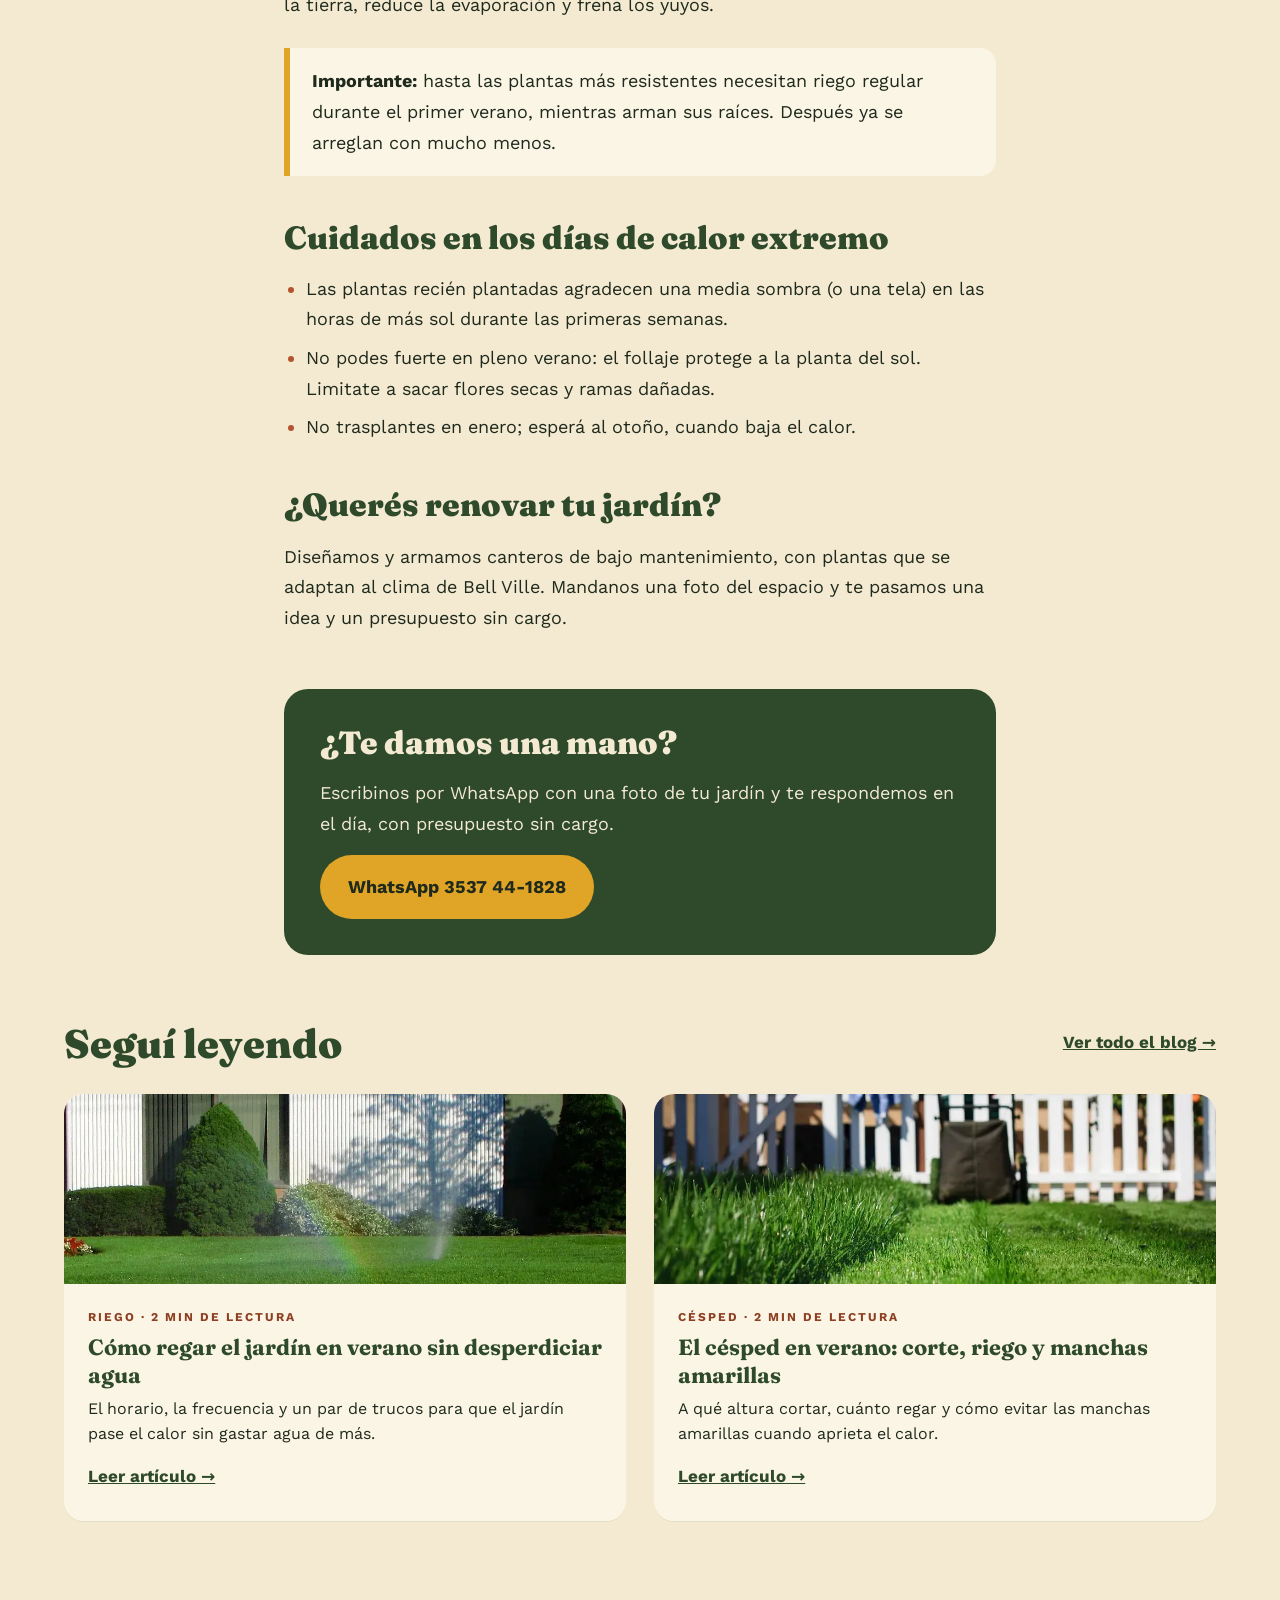
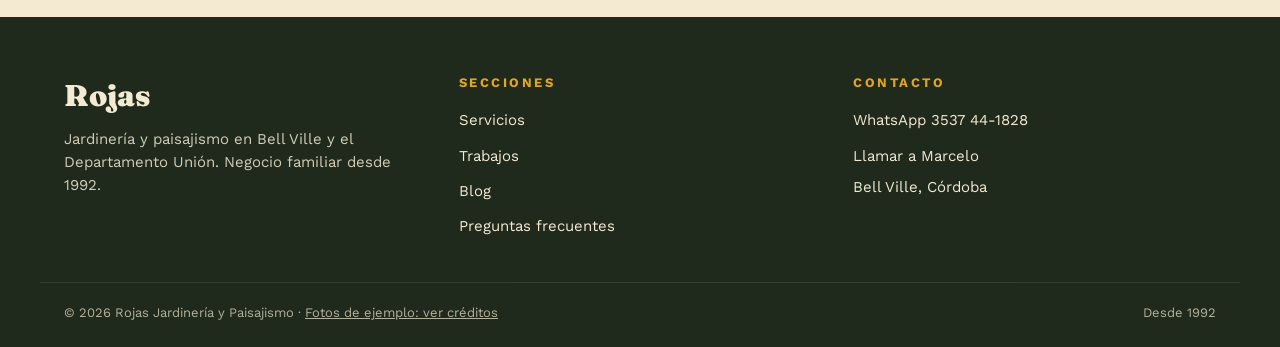
<file: blog/plantas-resistentes-a-la-sequia.html>
<!DOCTYPE html>
<html lang="es-AR">
<head>
<meta charset="utf-8">
<meta name="viewport" content="width=device-width, initial-scale=1">
<title>Especies que aguantan la sequía y el calor · Blog Rojas Jardinería</title>
<meta name="description" content="Plantas resistentes a la sequía y al calor para jardines de Bell Ville y el Departamento Unión, y cómo armar canteros que piden poca agua.">
<link rel="canonical" href="https://jardineriarojasbell.github.io/blog/plantas-resistentes-a-la-sequia">
<meta name="theme-color" content="#2E4A2B">
<link rel="icon" type="image/png" href="/favicon.png">
<link rel="apple-touch-icon" href="/apple-touch-icon.png">
<meta property="og:type" content="article">
<meta property="og:locale" content="es_AR">
<meta property="og:site_name" content="Rojas Jardinería y Paisajismo">
<meta property="og:title" content="Especies que aguantan la sequía y el calor · Blog Rojas Jardinería">
<meta property="og:description" content="Plantas resistentes a la sequía y al calor para jardines de Bell Ville y el Departamento Unión, y cómo armar canteros que piden poca agua.">
<meta property="og:url" content="https://jardineriarojasbell.github.io/blog/plantas-resistentes-a-la-sequia">
<meta property="og:image" content="https://jardineriarojasbell.github.io/img/blog-sequia.webp">
<meta name="twitter:card" content="summary_large_image">
<link rel="preload" href="/fonts/fraunces-latin.woff2" as="font" type="font/woff2" crossorigin>
<link rel="preload" href="/fonts/worksans-latin.woff2" as="font" type="font/woff2" crossorigin>
<link rel="stylesheet" href="/estilos.css?v=5">
<script>document.documentElement.classList.add("js");setTimeout(function(){if(!window.rojasListo)document.documentElement.classList.add("ver-todo")},3000)</script>
<script type="application/ld+json">
{
 "@context": "https://schema.org",
 "@type": "BlogPosting",
 "headline": "Especies que aguantan la sequía y el calor",
 "description": "Plantas resistentes a la sequía y al calor para jardines de Bell Ville y el Departamento Unión, y cómo armar canteros que piden poca agua.",
 "image": "https://jardineriarojasbell.github.io/img/blog-sequia.webp",
 "datePublished": "2026-11-05",
 "inLanguage": "es-AR",
 "author": {
  "@type": "Organization",
  "name": "Rojas Jardinería y Paisajismo",
  "url": "https://jardineriarojasbell.github.io/"
 },
 "publisher": {
  "@type": "Organization",
  "name": "Rojas Jardinería y Paisajismo",
  "logo": {
   "@type": "ImageObject",
   "url": "https://jardineriarojasbell.github.io/img/logo.png"
  }
 },
 "mainEntityOfPage": "https://jardineriarojasbell.github.io/blog/plantas-resistentes-a-la-sequia"
}
</script>
<script type="application/ld+json">
{
 "@context": "https://schema.org",
 "@type": "BreadcrumbList",
 "itemListElement": [
  {
   "@type": "ListItem",
   "position": 1,
   "name": "Inicio",
   "item": "https://jardineriarojasbell.github.io/"
  },
  {
   "@type": "ListItem",
   "position": 2,
   "name": "Blog",
   "item": "https://jardineriarojasbell.github.io/blog/"
  },
  {
   "@type": "ListItem",
   "position": 3,
   "name": "Especies que aguantan la sequía y el calor",
   "item": "https://jardineriarojasbell.github.io/blog/plantas-resistentes-a-la-sequia"
  }
 ]
}
</script>
</head>
<body>

<header>
  <div class="wrap nav">
    <a href="/" class="brand" aria-label="Rojas Jardinería y Paisajismo, inicio">
      <svg width="52" height="52" viewBox="0 0 320 320" aria-hidden="true">
        <defs>
          <path id="leaf" d="M0,0 C7,-9 19,-11 28,-5 C19,3 7,3 0,0 Z"/>
          <g id="daisy">
            <ellipse cx="0" cy="-12" rx="5" ry="10"/>
            <ellipse cx="0" cy="-12" rx="5" ry="10" transform="rotate(45)"/>
            <ellipse cx="0" cy="-12" rx="5" ry="10" transform="rotate(90)"/>
            <ellipse cx="0" cy="-12" rx="5" ry="10" transform="rotate(135)"/>
            <ellipse cx="0" cy="-12" rx="5" ry="10" transform="rotate(180)"/>
            <ellipse cx="0" cy="-12" rx="5" ry="10" transform="rotate(225)"/>
            <ellipse cx="0" cy="-12" rx="5" ry="10" transform="rotate(270)"/>
            <ellipse cx="0" cy="-12" rx="5" ry="10" transform="rotate(315)"/>
          </g>
        </defs>
        <circle cx="160" cy="160" r="150" fill="#F4EAD2"/>
        <path d="M112,262 C92,252 78,236 72,214" fill="none" stroke="#2E4A2B" stroke-width="6" stroke-linecap="round"/>
        <use href="#leaf" fill="#2E4A2B" transform="translate(98,253) rotate(145) scale(1.4)"/>
        <use href="#leaf" fill="#2E4A2B" transform="translate(80,234) rotate(-165) scale(1.4)"/>
        <text x="156" y="236" text-anchor="middle" font-family="Fraunces, Georgia, serif" font-weight="900" font-size="220" fill="#2E4A2B">R</text>
        <g class="margarita"><use href="#daisy" fill="#B4532F" transform="translate(240,92) scale(1.3)"/>
        <circle cx="240" cy="92" r="7" fill="#E0A526"/></g>
      </svg>
      <span><b>Rojas</b><small>Jardinería &amp; Paisajismo</small></span>
    </a>
    <nav id="menu" aria-label="Principal">
      <ul>
        <li><a href="/#servicios">Servicios</a></li>
        <li><a href="/#trabajos">Trabajos</a></li>
        <li><a href="/blog/" aria-current="page">Blog</a></li>
        <li><a href="/#preguntas">Preguntas</a></li>
        <li><a href="/#contacto">Contacto</a></li>
        <li class="ig" hidden><a href="[usuario de Instagram]" target="_blank" rel="noopener" aria-label="Instagram"><svg width="20" height="20" viewBox="0 0 24 24" fill="none" stroke="currentColor" stroke-width="2" stroke-linecap="round" stroke-linejoin="round" aria-hidden="true"><rect x="3" y="3" width="18" height="18" rx="5"/><circle cx="12" cy="12" r="4"/><circle cx="17.5" cy="6.5" r=".6" fill="currentColor"/></svg><span class="solo-menu">Instagram</span></a></li>
      </ul>
    </nav>
    <a href="https://wa.me/5493537441828?text=Hola%20Marcelo%2C%20quiero%20pedir%20un%20presupuesto." class="btn-acento" target="_blank" rel="noopener">Escribinos</a>
    <button type="button" class="menu-btn" aria-expanded="false" aria-controls="menu" aria-label="Abrir menú"><span></span></button>
  </div>
</header>

<main>
<article class="articulo">
  <nav class="crumbs" aria-label="Ruta"><a href="/">Inicio</a> › <a href="/blog/">Blog</a> › Calor</nav>
  <h1>Especies que aguantan la sequía y el calor</h1>
  <p class="meta">Calor · 5 de noviembre de 2026 · 2 min de lectura</p>
  <img class="portada" src="/img/blog-sequia.webp" width="1024" height="768" alt="Lavanda en flor frente a una casa" fetchpriority="high">
  <p>Los veranos en Bell Ville son calurosos y a veces pasan semanas sin una buena lluvia. Un jardín pensado con especies resistentes se mantiene lindo con mucho menos riego y menos trabajo.</p>

<h2>Plantas que aguantan bien el calor y la falta de agua</h2>
<ul>
<li><strong>Lavanda y romero:</strong> aromáticas, florecen mucho y atraen abejas y mariposas. Necesitan pleno sol y buen drenaje.</li>
<li><strong>Salvias:</strong> hay muchas variedades, con flores azules, rojas o violetas durante casi todo el verano.</li>
<li><strong>Gaura:</strong> flores blancas o rosadas que parecen mariposas; muy rústica.</li>
<li><strong>Agapantos:</strong> se adaptan a sol o media sombra y florecen en pleno verano.</li>
<li><strong>Gramíneas ornamentales</strong> (como la stipa o el pennisetum): dan movimiento y textura, y casi no piden riego una vez establecidas.</li>
<li><strong>Suculentas y crasas:</strong> rayitos de sol, sedum, aloe y agaves, ideales para canteros con piedra o grava.</li>
<li><strong>Nativas de la región</strong>, como la verbena y el tala: están adaptadas al clima y al suelo de la zona.</li>
</ul>

<h2>Cómo armar el cantero</h2>
<p>Agrupá las plantas según cuánta agua necesitan: las de bajo consumo juntas, en los sectores más soleados. Así no regás de más a unas para salvar a otras. Terminá el cantero con <strong>grava, piedra o mantillo</strong>: evita que el sol pegue directo en la tierra, reduce la evaporación y frena los yuyos.</p>

<div class="nota"><p><strong>Importante:</strong> hasta las plantas más resistentes necesitan riego regular durante el primer verano, mientras arman sus raíces. Después ya se arreglan con mucho menos.</p></div>

<h2>Cuidados en los días de calor extremo</h2>
<ul>
<li>Las plantas recién plantadas agradecen una media sombra (o una tela) en las horas de más sol durante las primeras semanas.</li>
<li>No podes fuerte en pleno verano: el follaje protege a la planta del sol. Limitate a sacar flores secas y ramas dañadas.</li>
<li>No trasplantes en enero; esperá al otoño, cuando baja el calor.</li>
</ul>

<h2>¿Querés renovar tu jardín?</h2>
<p>Diseñamos y armamos canteros de bajo mantenimiento, con plantas que se adaptan al clima de Bell Ville. Mandanos una foto del espacio y te pasamos una idea y un presupuesto sin cargo.</p>
  <aside class="cta-art">
    <h2>¿Te damos una mano?</h2>
    <p>Escribinos por WhatsApp con una foto de tu jardín y te respondemos en el día, con presupuesto sin cargo.</p>
    <a href="https://wa.me/5493537441828?text=Hola%20Marcelo%2C%20le%C3%AD%20el%20blog%20y%20quiero%20consultar%20por%20mi%20jard%C3%ADn" class="btn btn-wa" target="_blank" rel="noopener">WhatsApp 3537 44-1828</a>
  </aside>
</article>
<section class="wrap seguir">
  <div class="trabajos-head">
    <h2 class="h2">Seguí leyendo</h2>
    <a href="/blog/" class="ver-todo">Ver todo el blog →</a>
  </div>
  <div class="grid">
    <article class="tip reveal" style="--i:0">
      <img src="/img/blog-riego.webp" width="1024" height="768" loading="lazy" decoding="async" alt="">
      <div class="tip-body">
        <span class="eyebrow">Riego · 2 min de lectura</span>
        <h3><a href="/blog/como-regar-en-verano">Cómo regar el jardín en verano sin desperdiciar agua</a></h3>
        <p class="tip-ex">El horario, la frecuencia y un par de trucos para que el jardín pase el calor sin gastar agua de más.</p>
        <span class="tip-link" aria-hidden="true">Leer artículo →</span>
      </div>
    </article>
    <article class="tip reveal" style="--i:1">
      <img src="/img/blog-cesped.webp" width="1024" height="683" loading="lazy" decoding="async" alt="">
      <div class="tip-body">
        <span class="eyebrow">Césped · 2 min de lectura</span>
        <h3><a href="/blog/cesped-en-verano">El césped en verano: corte, riego y manchas amarillas</a></h3>
        <p class="tip-ex">A qué altura cortar, cuánto regar y cómo evitar las manchas amarillas cuando aprieta el calor.</p>
        <span class="tip-link" aria-hidden="true">Leer artículo →</span>
      </div>
    </article>
  </div>
</section>
</main>

<footer class="pie">
  <div class="wrap pie-grid">
    <div class="pie-marca">
      <strong>Rojas</strong>
      <p>Jardinería y paisajismo en Bell Ville y el Departamento Unión. Negocio familiar desde 1992.</p>
    </div>
    <nav aria-label="Secciones">
      <h2>Secciones</h2>
      <ul>
        <li><a href="/#servicios">Servicios</a></li>
        <li><a href="/#trabajos">Trabajos</a></li>
        <li><a href="/blog/">Blog</a></li>
        <li><a href="/#preguntas">Preguntas frecuentes</a></li>
      </ul>
    </nav>
    <div>
      <h2>Contacto</h2>
      <ul>
        <li><a href="https://wa.me/5493537441828?text=Hola%20Marcelo%2C%20quiero%20pedir%20un%20presupuesto." target="_blank" rel="noopener">WhatsApp 3537 44-1828</a></li>
        <li><a href="tel:+5493537441828">Llamar a Marcelo</a></li>
        <li class="ig" hidden><a href="[usuario de Instagram]" target="_blank" rel="noopener">Instagram</a></li>
        <li>Bell Ville, Córdoba</li>
      </ul>
    </div>
  </div>
  <div class="wrap pie-base"><span>© 2026 Rojas Jardinería y Paisajismo · <a href="/creditos">Fotos de ejemplo: ver créditos</a></span><span>Desde 1992</span></div>
</footer>

<a href="https://wa.me/5493537441828?text=Hola%20Marcelo%2C%20quiero%20pedir%20un%20presupuesto." class="wa-float" target="_blank" rel="noopener" aria-label="Escribinos por WhatsApp">
  <svg width="28" height="28" viewBox="0 0 24 24" fill="none" stroke="currentColor" stroke-width="2" stroke-linecap="round" stroke-linejoin="round" aria-hidden="true"><path d="M21 12a8.5 8.5 0 0 1-12.6 7.4L3 21l1.7-5.2A8.5 8.5 0 1 1 21 12z"/></svg>
</a>

<nav class="barra-movil" aria-label="Contacto rápido">
  <a href="https://wa.me/5493537441828?text=Hola%20Marcelo%2C%20quiero%20pedir%20un%20presupuesto." class="bm-wa" target="_blank" rel="noopener"><svg width="20" height="20" viewBox="0 0 24 24" fill="none" stroke="currentColor" stroke-width="2" stroke-linecap="round" stroke-linejoin="round" aria-hidden="true"><path d="M21 12a8.5 8.5 0 0 1-12.6 7.4L3 21l1.7-5.2A8.5 8.5 0 1 1 21 12z"/></svg> WhatsApp</a>
  <a href="tel:+5493537441828" class="bm-tel"><svg width="20" height="20" viewBox="0 0 24 24" fill="none" stroke="currentColor" stroke-width="2" stroke-linecap="round" stroke-linejoin="round" aria-hidden="true"><path d="M22 16.9v3a2 2 0 0 1-2.2 2 19.8 19.8 0 0 1-8.6-3.1 19.5 19.5 0 0 1-6-6A19.8 19.8 0 0 1 2.1 4.2 2 2 0 0 1 4.1 2h3a2 2 0 0 1 2 1.7c.1.9.4 1.8.7 2.7a2 2 0 0 1-.5 2.1L8 9.8a16 16 0 0 0 6 6l1.3-1.3a2 2 0 0 1 2.1-.4c.9.3 1.8.6 2.7.7a2 2 0 0 1 1.7 2z"/></svg> Llamar</a>
</nav>

<script src="/js/main.js?v=5" defer></script>
</body>
</html>
</file>
<file: estilos.css>
@font-face{font-family:'Fraunces';font-style:normal;font-weight:600 900;font-display:swap;src:url(/fonts/fraunces-latin.woff2) format('woff2');unicode-range:U+0000-00FF,U+0131,U+0152-0153,U+02BB-02BC,U+02C6,U+02DA,U+02DC,U+0304,U+0308,U+0329,U+2000-206F,U+20AC,U+2122,U+2191,U+2193,U+2212,U+2215,U+FEFF,U+FFFD}
@font-face{font-family:'Work Sans';font-style:normal;font-weight:400 700;font-display:swap;src:url(/fonts/worksans-latin-ext.woff2) format('woff2');unicode-range:U+0100-02BA,U+02BD-02C5,U+02C7-02CC,U+02CE-02D7,U+02DD-02FF,U+0304,U+0308,U+0329,U+1D00-1DBF,U+1E00-1E9F,U+1EF2-1EFF,U+2020,U+20A0-20AB,U+20AD-20C4,U+2113,U+2C60-2C7F,U+A720-A7FF}
@font-face{font-family:'Work Sans';font-style:normal;font-weight:400 700;font-display:swap;src:url(/fonts/worksans-latin.woff2) format('woff2');unicode-range:U+0000-00FF,U+0131,U+0152-0153,U+02BB-02BC,U+02C6,U+02DA,U+02DC,U+0304,U+0308,U+0329,U+2000-206F,U+20AC,U+2122,U+2191,U+2193,U+2212,U+2215,U+FEFF,U+FFFD}

:root{--verde:#2E4A2B;--crema:#F4EAD2;--terra:#B4532F;--terra-osc:#8E3F22;--tinta:#1F2A1C;--arena:#E9DCBC;--papel:#FBF5E6;--acento:#E0A526;--serif:'Fraunces',Georgia,serif}
*,*::before,*::after{box-sizing:border-box}
html{scroll-behavior:smooth}
body{margin:0;background:var(--crema);color:var(--tinta);font-family:'Work Sans',system-ui,sans-serif;font-size:17px;line-height:1.55;-webkit-text-size-adjust:100%}
img{max-width:100%}
a{color:var(--verde)}a:hover{color:var(--terra)}
:focus-visible{outline:3px solid var(--acento);outline-offset:3px}
.wrap{max-width:1200px;margin:0 auto;padding-left:24px;padding-right:24px}
.serif{font-family:var(--serif)}
.eyebrow{font-size:13px;font-weight:700;letter-spacing:3px;text-transform:uppercase;color:var(--terra-osc)}
.h2{margin:0;font-family:var(--serif);font-weight:900;font-size:clamp(32px,4vw,48px);line-height:1.08;color:var(--verde)}
.head{display:flex;flex-direction:column;gap:10px;max-width:680px}
.grid{display:grid;gap:28px}
.pill{border-radius:999px}
.sr{position:absolute;width:1px;height:1px;overflow:hidden;clip:rect(0 0 0 0);white-space:nowrap}

/* nav */
header{background:var(--verde);color:var(--crema);position:sticky;top:0;z-index:10;transition:box-shadow .2s ease}
header.con-sombra{box-shadow:0 6px 20px rgba(20,30,18,.22)}
[id]{scroll-margin-top:96px}
.nav{display:flex;align-items:center;gap:16px 28px;padding-top:14px;padding-bottom:14px;position:relative}
.nav .brand{margin-right:auto}
.menu-btn{display:none;width:46px;height:46px;border:2px solid rgba(244,234,210,.35);border-radius:12px;background:none;color:var(--crema);cursor:pointer;align-items:center;justify-content:center;padding:0}
.menu-btn span,.menu-btn span::before,.menu-btn span::after{content:"";display:block;width:20px;height:2px;background:currentColor;border-radius:2px;transition:transform .2s ease,background .2s ease}
.menu-btn span{position:relative}
.menu-btn span::before{position:absolute;top:-6px}
.menu-btn span::after{position:absolute;top:6px}
.abierto .menu-btn span{background:transparent}
.abierto .menu-btn span::before{transform:translateY(6px) rotate(45deg)}
.abierto .menu-btn span::after{transform:translateY(-6px) rotate(-45deg)}
.brand{display:flex;align-items:center;gap:12px;text-decoration:none;color:var(--crema)}
.brand:hover{color:var(--crema)}
.brand b{display:block;font-family:var(--serif);font-weight:900;font-size:24px;letter-spacing:.5px;line-height:1.05}
.brand small{display:block;font-size:12px;letter-spacing:2.5px;text-transform:uppercase;line-height:1.05}
header nav ul{display:flex;flex-wrap:wrap;align-items:center;gap:8px 24px;margin:0;padding:0;list-style:none;font-weight:500;font-size:15px}
header nav a{color:var(--crema);text-decoration:none;padding:10px 0;display:inline-block}
header nav a:hover{color:var(--acento)}
.btn-acento{background:var(--acento);color:var(--tinta)!important;font-weight:700;padding:12px 20px!important;border-radius:999px;text-decoration:none;font-size:15px}
.btn-acento:hover{background:#f0b93a}
@media (max-width:860px){
  .nav{padding-top:10px;padding-bottom:10px}
  .brand svg{width:44px;height:44px}
  .nav>.btn-acento{padding:8px 14px!important;font-size:14px}
  .nav{gap:10px}
  .menu-btn{display:inline-flex}
  #menu{display:none;position:absolute;top:100%;left:0;right:0;background:var(--verde);border-top:1px solid rgba(244,234,210,.15);box-shadow:0 14px 24px rgba(20,30,18,.25)}
  .abierto #menu{display:block}
  #menu ul{flex-direction:column;align-items:stretch;gap:0;padding:6px 24px 18px;font-size:19px}
  #menu li+li{border-top:1px solid rgba(244,234,210,.12)}
  #menu a{display:block;padding:14px 0}
}
@media (max-width:420px){.brand svg{width:40px;height:40px}.brand{gap:8px}.brand b{font-size:21px}.brand small{font-size:9.5px;letter-spacing:1.2px}.nav.wrap{padding-left:16px;padding-right:16px}}

/* hero */
.hero{display:flex;flex-wrap:wrap;align-items:center;gap:48px;padding-top:72px;padding-bottom:64px}
.hero-txt{flex:1 1 460px;min-width:0;display:flex;flex-direction:column;gap:24px}
.tag{align-self:flex-start;font-size:13px;font-weight:700;letter-spacing:3px;text-transform:uppercase;color:var(--terra-osc);border:2px solid var(--terra-osc);border-radius:999px;padding:6px 16px}
h1{margin:0;font-family:var(--serif);font-weight:900;font-size:clamp(40px,6vw,76px);line-height:1.02;color:var(--verde);letter-spacing:-1px}
.lead{margin:0;font-size:19px;max-width:520px}
.ctas{display:flex;flex-wrap:wrap;gap:14px}
.btn{display:inline-flex;align-items:center;justify-content:center;gap:10px;text-decoration:none;font-weight:700;border-radius:999px;transition:transform .15s ease,background .15s ease}
.btn:hover{transform:translateY(-2px)}
.btn-verde{background:var(--verde);color:var(--crema);padding:16px 28px}
.btn-verde:hover{background:#3a5c36;color:var(--crema)}
.btn-linea{color:var(--verde);padding:14px 26px;border:2px solid var(--verde)}
.btn-linea:hover{background:var(--verde);color:var(--crema)}
.garantias{list-style:none;margin:0;padding:0;display:flex;flex-wrap:wrap;gap:8px 22px;font-size:15px;font-weight:600;color:var(--verde)}
.garantias li{display:flex;align-items:center;gap:8px}
.garantias li::before{content:"";width:18px;height:18px;border-radius:50%;flex:none;background:var(--verde) url("data:image/svg+xml,%3Csvg xmlns='http://www.w3.org/2000/svg' viewBox='0 0 24 24' fill='none' stroke='%23F4EAD2' stroke-width='3.5' stroke-linecap='round' stroke-linejoin='round'%3E%3Cpath d='M5 12.5l4.5 4.5L19 7.5'/%3E%3C/svg%3E") center/12px no-repeat}
.hero-img{flex:1 1 420px;min-width:0;position:relative}
.hero-img img{display:block;width:100%;height:460px;object-fit:cover;border-radius:220px 220px 24px 24px}
.sello{position:absolute;left:-24px;bottom:-28px;width:150px;height:150px;border-radius:50%;background:var(--terra);color:var(--crema);display:flex;flex-direction:column;align-items:center;justify-content:center;text-align:center;transform:rotate(-8deg);border:5px solid var(--crema)}
.sello span{font-size:12px;font-weight:700;letter-spacing:2px;text-transform:uppercase}
.sello strong{font-family:var(--serif);font-weight:900;font-size:40px;line-height:1}
@media (max-width:560px){.hero{padding-top:44px}.hero-img img{height:360px;border-radius:180px 180px 20px 20px}.sello{left:-8px;width:120px;height:120px}.sello strong{font-size:32px}}

.franjas{display:flex;flex-direction:column;gap:6px}
.franjas i{display:block;height:12px}

/* confianza */
.confianza{background:var(--verde);color:var(--crema)}
.confianza .grid{grid-template-columns:repeat(auto-fit,minmax(220px,1fr));gap:24px;padding-top:36px;padding-bottom:36px}
.confianza div div{display:flex;flex-direction:column;gap:4px}
.confianza strong{font-family:var(--serif);font-size:24px}
.confianza span{font-size:15px}

/* servicios */
.servicios{display:flex;flex-direction:column;gap:40px;padding-top:96px;padding-bottom:48px}
.servicios .grid{grid-template-columns:repeat(auto-fit,minmax(min(100%,440px),1fr))}
.card{border-radius:24px;padding:36px;display:flex;flex-direction:column;gap:20px}
.card-claro{background:var(--papel);border:2px solid var(--verde)}
.card-verde{background:var(--verde);color:var(--crema)}
.card-top{display:flex;align-items:center;gap:14px}
.ico{width:52px;height:52px;flex:none;border-radius:50%;display:flex;align-items:center;justify-content:center}
.card h3{margin:0;font-family:var(--serif);font-size:30px}
.card-claro h3{color:var(--verde)}
.nuevo{margin-left:auto;font-size:12px;font-weight:700;letter-spacing:2px;text-transform:uppercase;background:var(--terra);padding:5px 12px;border-radius:999px}
.card p{margin:0}
.lista{margin:0;padding:0;list-style:none;display:flex;flex-direction:column;gap:12px;font-weight:500}
.lista li{display:flex;gap:10px;align-items:baseline}
.lista li::before{content:"✦";color:var(--terra);font-weight:900}
.card-verde .lista li::before{color:var(--acento)}
.mas{align-self:flex-start;margin-top:auto;font-weight:700;padding:10px 0}
.tip-link{display:inline-block;transition:transform .15s ease}
.card-verde .mas{color:var(--acento)}
.card-verde .mas:hover{color:var(--crema)}

/* trabajos */
.trabajos-bg{background:var(--arena)}
.trabajos{display:flex;flex-direction:column;gap:36px;padding-top:88px;padding-bottom:88px}
.trabajos-head{display:flex;flex-wrap:wrap;align-items:flex-end;justify-content:space-between;gap:16px}
.trabajos .grid{grid-template-columns:repeat(auto-fit,minmax(min(100%,340px),1fr))}
figure{margin:0;display:flex;flex-direction:column;gap:14px}
.pista{margin:0;font-size:15px;font-weight:600;color:var(--terra-osc)}
.ba{--pos:50%;position:relative;aspect-ratio:4/3;border-radius:20px;overflow:hidden;touch-action:pan-y;cursor:ew-resize;user-select:none;-webkit-user-select:none;background:var(--arena)}
.ba img{position:absolute;inset:0;width:100%;height:100%;object-fit:cover;pointer-events:none;-webkit-user-drag:none}
.ba-a{clip-path:inset(0 calc(100% - var(--pos)) 0 0)}
.ba-tag{position:absolute;top:14px;color:var(--crema);font-size:11px;font-weight:700;letter-spacing:2px;padding:4px 10px;border-radius:999px;pointer-events:none}
.ba-tag-a{left:14px;background:var(--tinta)}
.ba-tag-d{right:14px;background:var(--terra)}
.ba-linea{position:absolute;top:0;bottom:0;left:var(--pos);width:3px;margin-left:-1.5px;background:var(--crema);pointer-events:none;box-shadow:0 0 8px rgba(0,0,0,.3)}
.ba-tirador{position:absolute;top:50%;left:50%;width:44px;height:44px;margin:-22px 0 0 -22px;border-radius:50%;background:var(--acento);color:var(--tinta);display:flex;align-items:center;justify-content:center;font-weight:700;font-size:20px;line-height:1;letter-spacing:2px;box-shadow:0 4px 14px rgba(0,0,0,.3)}
.ba-pista{margin:-4px 0 0;font-size:13px;font-weight:600;color:var(--terra-osc);text-align:center}
.ba-rango{position:absolute;inset:auto 0 0 0;width:100%;height:100%;margin:0;opacity:0;pointer-events:none}
.ba:has(.ba-rango:focus-visible){outline:3px solid var(--acento);outline-offset:3px}
figcaption{display:flex;flex-direction:column;gap:2px}
figcaption strong{font-family:var(--serif);font-size:21px;color:var(--verde)}
figcaption span{font-size:15px}

/* pasos */
.pasos-bg{background:var(--arena)}
.pasos{display:flex;flex-direction:column;gap:36px;padding-top:80px;padding-bottom:80px}
.pasos ol{margin:0;padding:0;list-style:none;grid-template-columns:repeat(auto-fit,minmax(min(100%,280px),1fr))}
.pasos li{display:flex;flex-direction:column;gap:10px}
.num{width:56px;height:56px;border-radius:50%;background:var(--terra);color:var(--crema);font-family:var(--serif);font-weight:900;font-size:26px;display:flex;align-items:center;justify-content:center}
.pasos strong{font-family:var(--serif);font-size:23px;color:var(--verde)}

/* consejos */
.consejos{display:flex;flex-direction:column;gap:36px;padding-top:96px;padding-bottom:96px}
.consejos .grid{grid-template-columns:repeat(auto-fit,minmax(min(100%,300px),1fr))}
.tip{position:relative;background:var(--papel);border-radius:20px;overflow:hidden;display:flex;flex-direction:column;box-shadow:0 1px 0 rgba(46,74,43,.08);transition:transform .18s ease,box-shadow .18s ease}
.tip:hover{transform:translateY(-4px);box-shadow:0 14px 30px rgba(46,74,43,.16)}
.tip:focus-within{outline:3px solid var(--acento);outline-offset:3px}
.tip h3 a::after,.tip h2 a::after{content:"";position:absolute;inset:0}
.tip h3 a:focus-visible{outline:none}
.tip img{display:block;width:100%;height:190px;object-fit:cover;transition:transform .4s ease}
.tip:hover img{transform:scale(1.04)}
.tip:hover .tip-link{transform:translateX(4px);color:var(--terra)}
.tip-body{padding:24px;display:flex;flex-direction:column;gap:8px;flex:1;background:var(--papel)}
.tip-body .tip-link{margin-top:auto;color:var(--verde);text-decoration:underline}
.ver-todo{font-weight:700;padding:10px 0}

/* preguntas */
.preguntas{display:grid;grid-template-columns:repeat(auto-fit,minmax(min(100%,400px),1fr));gap:40px 64px;align-items:start;padding-top:96px;padding-bottom:96px}
.faq{display:flex;flex-direction:column;gap:12px}
.preguntas-bg{background:var(--verde);color:var(--crema)}
.preguntas-bg .h2{color:var(--crema)}
.preguntas-bg .eyebrow{color:var(--acento)}
.faq details{background:var(--papel);color:var(--tinta);border-radius:16px;border:2px solid transparent;transition:border-color .15s ease}
.faq details[open]{border-color:var(--acento)}
.faq summary{list-style:none;cursor:pointer;padding:20px 56px 20px 22px;font-family:var(--serif);font-weight:700;font-size:20px;line-height:1.3;color:var(--verde);position:relative}
.faq summary::-webkit-details-marker{display:none}
.faq summary::after{content:"+";position:absolute;right:20px;top:50%;width:28px;height:28px;margin-top:-14px;border-radius:50%;background:var(--verde);color:var(--crema);font-family:'Work Sans',sans-serif;font-size:20px;line-height:28px;text-align:center;transition:transform .2s ease}
.faq details[open] summary::after{transform:rotate(45deg);background:var(--terra)}
.faq summary:hover{color:var(--terra)}
.faq details p{margin:0;padding:0 22px 22px;font-size:17px}
.tip-body .eyebrow{font-size:12px;letter-spacing:2px}
.tip h3{margin:0;font-family:var(--serif);font-size:22px;line-height:1.25;color:var(--verde)}
.tip summary{font-weight:700;color:var(--verde);padding:8px 0;cursor:pointer;list-style:none}
.tip summary::-webkit-details-marker{display:none}
.tip summary::after{content:" →"}
.tip details[open] summary::after{content:" ↑"}
.tip summary:hover{color:var(--terra)}
.tip details p{margin:4px 0 10px;font-size:16px}

/* contacto */
.contacto{background:var(--terra);color:var(--crema)}
.contacto .wrap{display:flex;flex-wrap:wrap;align-items:center;justify-content:space-between;gap:40px;padding-top:88px;padding-bottom:88px}
.contacto-txt{flex:1 1 480px;min-width:0;display:flex;flex-direction:column;gap:16px}
.contacto h2{margin:0;font-family:var(--serif);font-weight:900;font-size:clamp(34px,4.5vw,56px);line-height:1.05}
.contacto-btns{flex:0 1 380px;display:flex;flex-direction:column;gap:14px;min-width:min(100%,280px)}
.btn-wa{background:var(--acento);color:var(--tinta);font-size:18px;padding:18px 28px}
.btn-wa:hover{background:#f0b93a;color:var(--tinta)}
.dos{display:grid;grid-template-columns:repeat(2,minmax(0,1fr));gap:14px}
.btn-crema{color:var(--crema);padding:14px;border:2px solid var(--crema)}
.btn-crema:hover{background:var(--crema);color:var(--terra)}

footer.pie{background:var(--tinta);color:var(--crema)}
.pie-grid{display:grid;grid-template-columns:repeat(auto-fit,minmax(min(100%,220px),1fr));gap:32px;padding-top:56px;padding-bottom:40px}
.pie-marca{max-width:340px}
.pie-marca strong{font-family:var(--serif);font-weight:900;font-size:30px}
.pie-marca p{margin:8px 0 0;font-size:15px;opacity:.85}
.pie h2{margin:0 0 12px;font-size:13px;font-weight:700;letter-spacing:2.5px;text-transform:uppercase;color:var(--acento)}
.pie ul{list-style:none;margin:0;padding:0;display:flex;flex-direction:column;gap:4px;font-size:15px}
.pie a{color:var(--crema);text-decoration:none;display:inline-block;padding:4px 0}
.pie a:hover{color:var(--acento);text-decoration:underline}
.pie-base{display:flex;flex-wrap:wrap;justify-content:space-between;gap:12px;font-size:13px;opacity:.7;padding-top:20px;padding-bottom:24px;border-top:1px solid rgba(244,234,210,.15)}
@media (max-width:759px){.pie-base{padding-bottom:calc(96px + env(safe-area-inset-bottom))}}
.pie-base a{display:inline;padding:0;text-decoration:underline}

.tip h3 a{color:inherit;text-decoration:none}
.tip h3 a:hover{color:var(--terra)}
.tip-ex{margin:0;font-size:16px}
.tip-link{font-weight:700;padding:8px 0;align-self:flex-start}

/* blog */
.crumbs{font-size:14px;padding-top:28px}
.crumbs a{color:var(--terra-osc)}
.blog-head{display:flex;flex-direction:column;gap:14px;padding-top:28px;padding-bottom:40px;max-width:820px}
.blog-head h1{font-size:clamp(36px,5vw,60px)}
.blog-lista{padding-bottom:96px}
.blog-lista .grid{grid-template-columns:repeat(auto-fit,minmax(min(100%,320px),1fr))}
.articulo{max-width:760px;margin:0 auto;padding:0 24px 72px}
.articulo .meta{font-size:14px;color:var(--terra-osc);font-weight:600}
.articulo .portada{display:block;width:100%;height:auto;max-height:420px;object-fit:cover;border-radius:24px;margin:8px 0 36px}
.articulo h1{font-size:clamp(34px,5vw,54px);margin:10px 0 14px}
.articulo h2{font-family:var(--serif);font-weight:900;font-size:clamp(26px,3vw,32px);line-height:1.15;color:var(--verde);margin:44px 0 12px}
.articulo p,.articulo li{font-size:18px;line-height:1.7}
.articulo ul{padding-left:22px}
.articulo li{margin-bottom:8px}
.articulo li::marker{color:var(--terra)}
.nota{background:var(--papel);border-left:6px solid var(--acento);border-radius:0 16px 16px 0;padding:18px 22px;margin:28px 0}
.nota p{margin:0}
.cta-art{background:var(--verde);color:var(--crema);border-radius:24px;padding:36px;margin-top:56px;display:flex;flex-direction:column;gap:16px;align-items:flex-start}
.cta-art h2{color:var(--crema);margin:0}
.cta-art p{margin:0}
.seguir{display:flex;flex-direction:column;gap:28px;padding-bottom:96px}
.seguir .grid{grid-template-columns:repeat(auto-fit,minmax(min(100%,300px),1fr))}
.seguir .h2{font-size:clamp(28px,3.4vw,40px)}
.articulo{padding-bottom:64px}
header nav a[aria-current]{color:var(--acento)}

[hidden]{display:none!important}

/* ---------- franja "mandá una foto" ---------- */
.foto-cta{background:var(--terra);color:var(--crema)}
.foto-cta .wrap{display:flex;flex-wrap:wrap;align-items:center;justify-content:space-between;gap:24px 40px;padding-top:56px;padding-bottom:56px}
.foto-cta h2{margin:0 0 8px;font-family:var(--serif);font-weight:900;font-size:clamp(28px,3.4vw,40px);line-height:1.1}
.foto-cta p{margin:0;font-size:18px}
.btn-acento-g{background:var(--acento);color:var(--tinta);padding:16px 28px}
.btn-acento-g:hover{background:#f0b93a;color:var(--tinta)}

/* ---------- reseñas ---------- */
.resenas{display:flex;flex-direction:column;gap:36px;padding-top:88px;padding-bottom:88px}
.resenas .grid{grid-template-columns:repeat(auto-fit,minmax(min(100%,300px),1fr))}
.resena{margin:0;background:var(--papel);border-radius:20px;padding:28px;display:flex;flex-direction:column;gap:12px}
.estrellas{color:var(--acento);font-size:20px;letter-spacing:3px}
.resena p{margin:0;font-family:var(--serif);font-size:20px;line-height:1.4;color:var(--verde)}
.resena footer{font-size:15px;font-weight:600}
.resenas-acc{display:flex;flex-wrap:wrap;align-items:center;gap:16px 28px}
.dejar{font-weight:700}

/* ---------- separador y zona ---------- */
.franjas-sep{gap:4px}
.franjas-sep i{height:6px}
.zona{background:var(--arena)}
.zona .wrap{display:flex;flex-direction:column;align-items:center;gap:20px;text-align:center;padding-top:44px;padding-bottom:48px}
.zona h2{margin:0;font-family:var(--serif);font-weight:900;font-size:clamp(22px,2.6vw,28px);color:var(--verde)}
.zonas{list-style:none;margin:0;padding:0;display:flex;flex-wrap:wrap;justify-content:center;gap:10px}
.zonas li{border:2px solid var(--verde);color:var(--verde);border-radius:999px;padding:7px 18px;font-weight:600;font-size:15px;background:var(--papel)}
.zonas li:last-child{border-style:dashed;background:none}

/* ---------- créditos ---------- */
.creditos{padding-bottom:96px;max-width:1000px}
.creditos h1{font-size:clamp(34px,5vw,54px);margin:24px 0 16px}
.tabla-scroll{overflow-x:auto;margin:28px 0}
.creditos table{border-collapse:collapse;width:100%;min-width:640px;font-size:15px;background:var(--papel)}
.creditos th,.creditos td{text-align:left;padding:12px 14px;border-bottom:1px solid var(--arena)}
.creditos th{background:var(--verde);color:var(--crema);font-weight:700}

/* ---------- WhatsApp: flotante (escritorio) y barra (celular) ---------- */
.wa-float{position:fixed;right:20px;bottom:20px;z-index:20;width:60px;height:60px;border-radius:50%;background:#25D366;color:#fff;display:flex;align-items:center;justify-content:center;box-shadow:0 6px 18px rgba(0,0,0,.25);transition:transform .15s ease}
.wa-float:hover{color:#fff;transform:scale(1.06)}
.wa-float::after{content:"";position:absolute;inset:0;border-radius:50%;border:3px solid #25D366;opacity:0;pointer-events:none;animation:anillo 1.6s ease-out 8s 1}
@keyframes anillo{0%{opacity:.9;transform:scale(1)}100%{opacity:0;transform:scale(1.8)}}
.barra-movil{display:none}
@media (max-width:759px){
  .wa-float{display:none}
  .barra-movil{position:fixed;left:0;right:0;bottom:0;z-index:20;display:grid;grid-template-columns:1.6fr 1fr;gap:10px;padding:10px 12px calc(10px + env(safe-area-inset-bottom));background:var(--verde);box-shadow:0 -6px 20px rgba(20,30,18,.25);transition:transform .35s cubic-bezier(.2,.7,.2,1)}
  .js .barra-movil:not(.ver){transform:translateY(110%)}
  .barra-movil a{display:flex;align-items:center;justify-content:center;gap:8px;border-radius:999px;padding:13px 10px;font-weight:700;text-decoration:none;font-size:16px}
  .bm-wa{background:var(--acento);color:var(--tinta)}
  .bm-wa:hover{color:var(--tinta)}
  .bm-tel{border:2px solid var(--crema);color:var(--crema)}
  .bm-tel:hover{color:var(--crema)}
}

/* ---------- interacción ---------- */
.flecha{display:inline-block;transition:transform .15s ease}
a:hover .flecha{transform:translateX(4px)}
.card{transition:transform .2s ease,box-shadow .2s ease}
.card:hover{transform:translateY(-4px);box-shadow:0 14px 30px rgba(46,74,43,.18)}
.card:active,.tip:active{transform:scale(.98)}
.margarita{transform-box:fill-box;transform-origin:center;animation:balanceo 6s ease-in-out infinite}
@keyframes balanceo{0%,100%{transform:rotate(0)}25%{transform:rotate(4deg)}75%{transform:rotate(-4deg)}}

/* ---------- aparición al hacer scroll (solo con JS) ---------- */
.js .reveal{opacity:0;transform:translateY(24px);transition:opacity .6s cubic-bezier(.2,.7,.2,1),transform .6s cubic-bezier(.2,.7,.2,1);transition-delay:calc(var(--i,0) * 90ms)}
.js .reveal.visible,.ver-todo .reveal{opacity:1;transform:none}

/* ---------- entrada de la portada ---------- */
.js .hero-img img{animation:crece .9s cubic-bezier(.2,.7,.2,1) both}
@keyframes crece{from{clip-path:inset(100% 0 0 0)}to{clip-path:inset(0)}}
.js .sello{animation:cae .7s cubic-bezier(.3,1.5,.5,1) .4s both}
@keyframes cae{from{opacity:0;transform:translateY(-60px) rotate(-40deg) scale(.6)}to{opacity:1;transform:rotate(-8deg) scale(1)}}
.js .entra{animation:sube .6s cubic-bezier(.2,.7,.2,1) both;animation-delay:calc(var(--i) * 100ms)}
@keyframes sube{from{opacity:0;transform:translateY(24px)}to{opacity:1;transform:none}}
.franjas i{transform-origin:left}
.js .franjas-hero i{animation:dibuja .7s cubic-bezier(.2,.7,.2,1) both}
.js .franjas-hero i:nth-child(1){animation-delay:.5s}
.js .franjas-hero i:nth-child(2){animation-delay:.65s}
.js .franjas-hero i:nth-child(3){animation-delay:.8s}
.js .franjas-sep i{transform:scaleX(0)}
.js .franjas-sep.visible i{animation:dibuja .7s cubic-bezier(.2,.7,.2,1) both}
.js .franjas-sep.visible i:nth-child(2){animation-delay:.15s}
.js .franjas-sep.visible i:nth-child(3){animation-delay:.3s}
.ver-todo .franjas-sep i{transform:none}
@keyframes dibuja{from{transform:scaleX(0)}to{transform:scaleX(1)}}

/* ---------- cómo trabajamos: línea punteada ---------- */
.pasos-lista{position:relative}
.pasos-linea{display:none}
.num{position:relative;z-index:1}
@media (min-width:960px){
  .pasos ol.pasos-lista{grid-template-columns:repeat(3,minmax(0,1fr))}
  .pasos-linea{display:block;position:absolute;top:27px;left:28px;width:calc((100% - 56px) * 2 / 3 + 56px);border-top:3px dashed var(--terra);transform-origin:left}
  .js .pasos-linea{transform:scaleX(0);transition:transform 1.2s cubic-bezier(.4,0,.2,1) .3s}
  .js .pasos-lista.visible .pasos-linea,.ver-todo .pasos-linea{transform:scaleX(1)}
}
.js .pasos-lista.visible li:nth-child(1) .num{animation:pulso .5s ease .3s}
.js .pasos-lista.visible li:nth-child(2) .num{animation:pulso .5s ease .9s}
.js .pasos-lista.visible li:nth-child(3) .num{animation:pulso .5s ease 1.5s}
@keyframes pulso{50%{transform:scale(1.18)}}

@media (prefers-reduced-motion:reduce){
  html{scroll-behavior:auto}
  *,*::before,*::after{transition:none!important;animation:none!important}
  .js .reveal{opacity:1;transform:none}
  .js .franjas-sep i,.js .pasos-linea{transform:none}
  .btn:hover,.tip:hover,.tip:hover img,.card:hover,.card:active,.tip:active,.wa-float:hover{transform:none}
}
</file>
